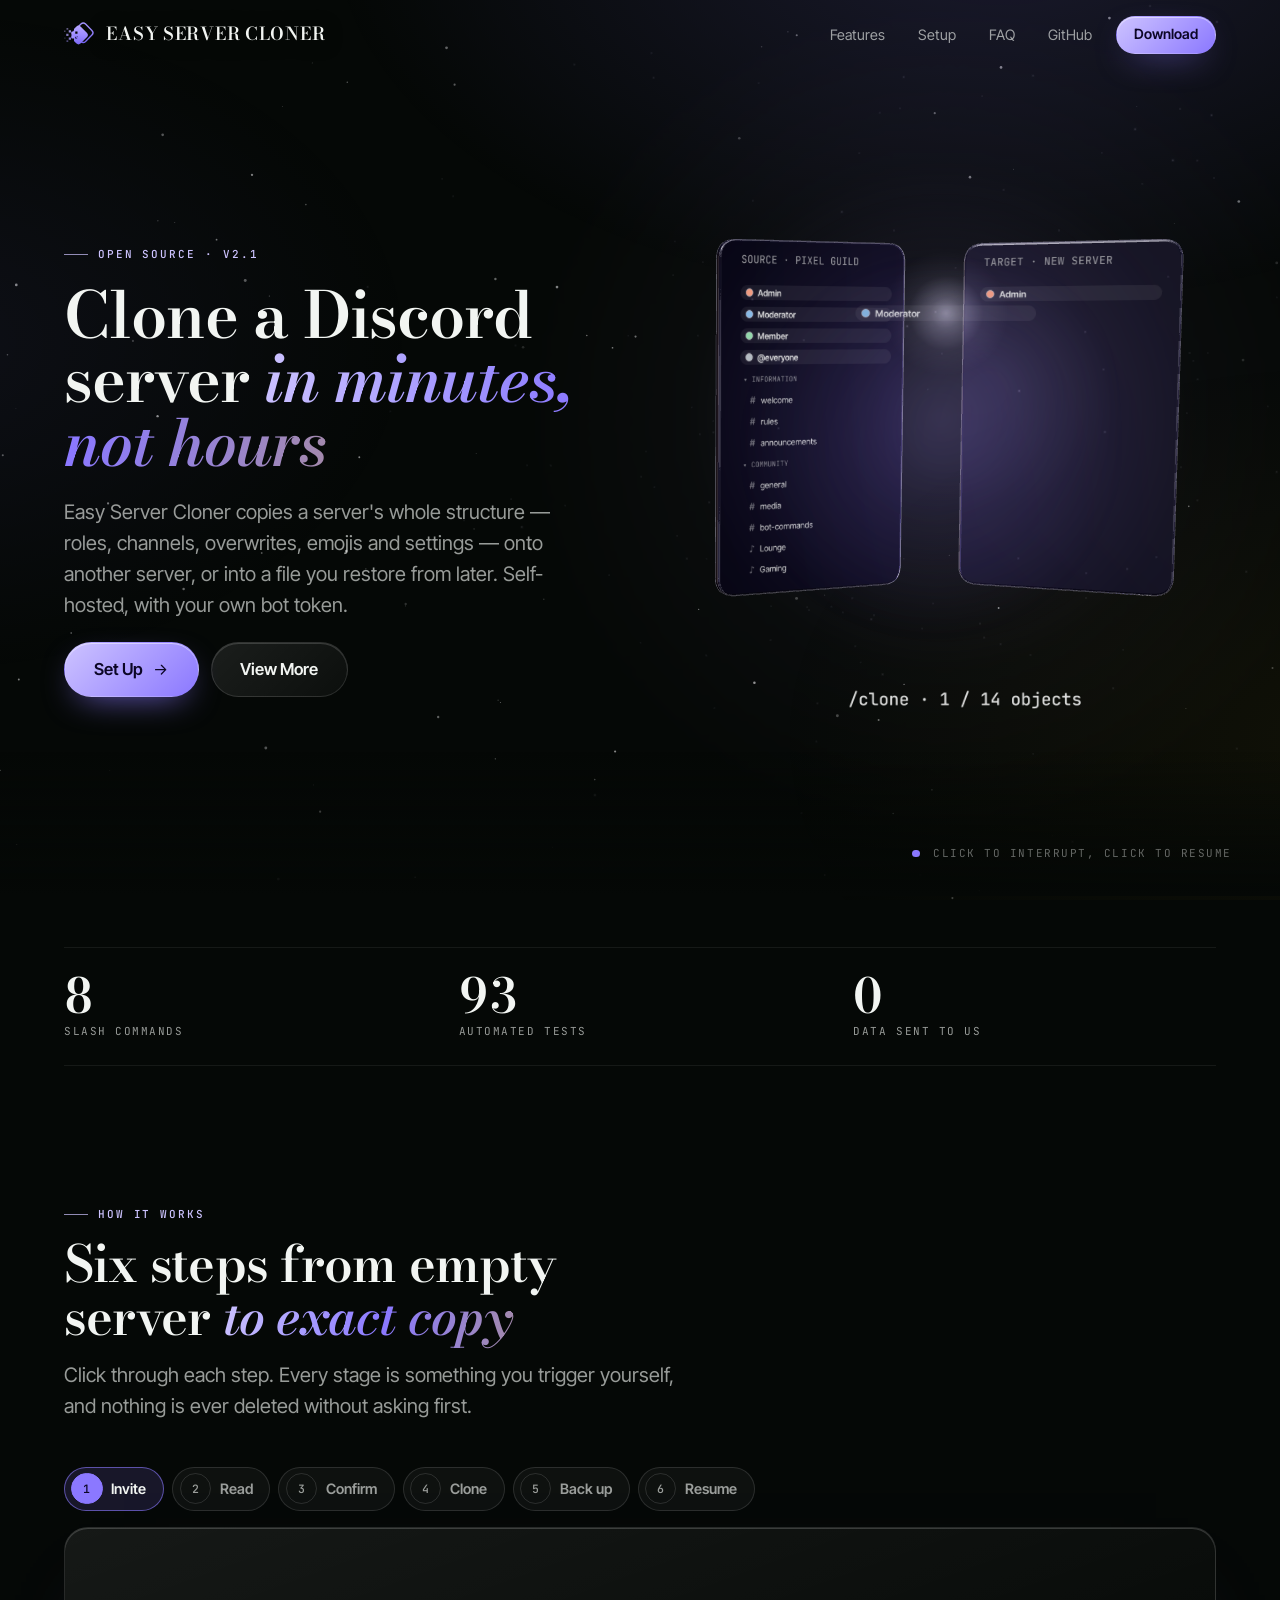
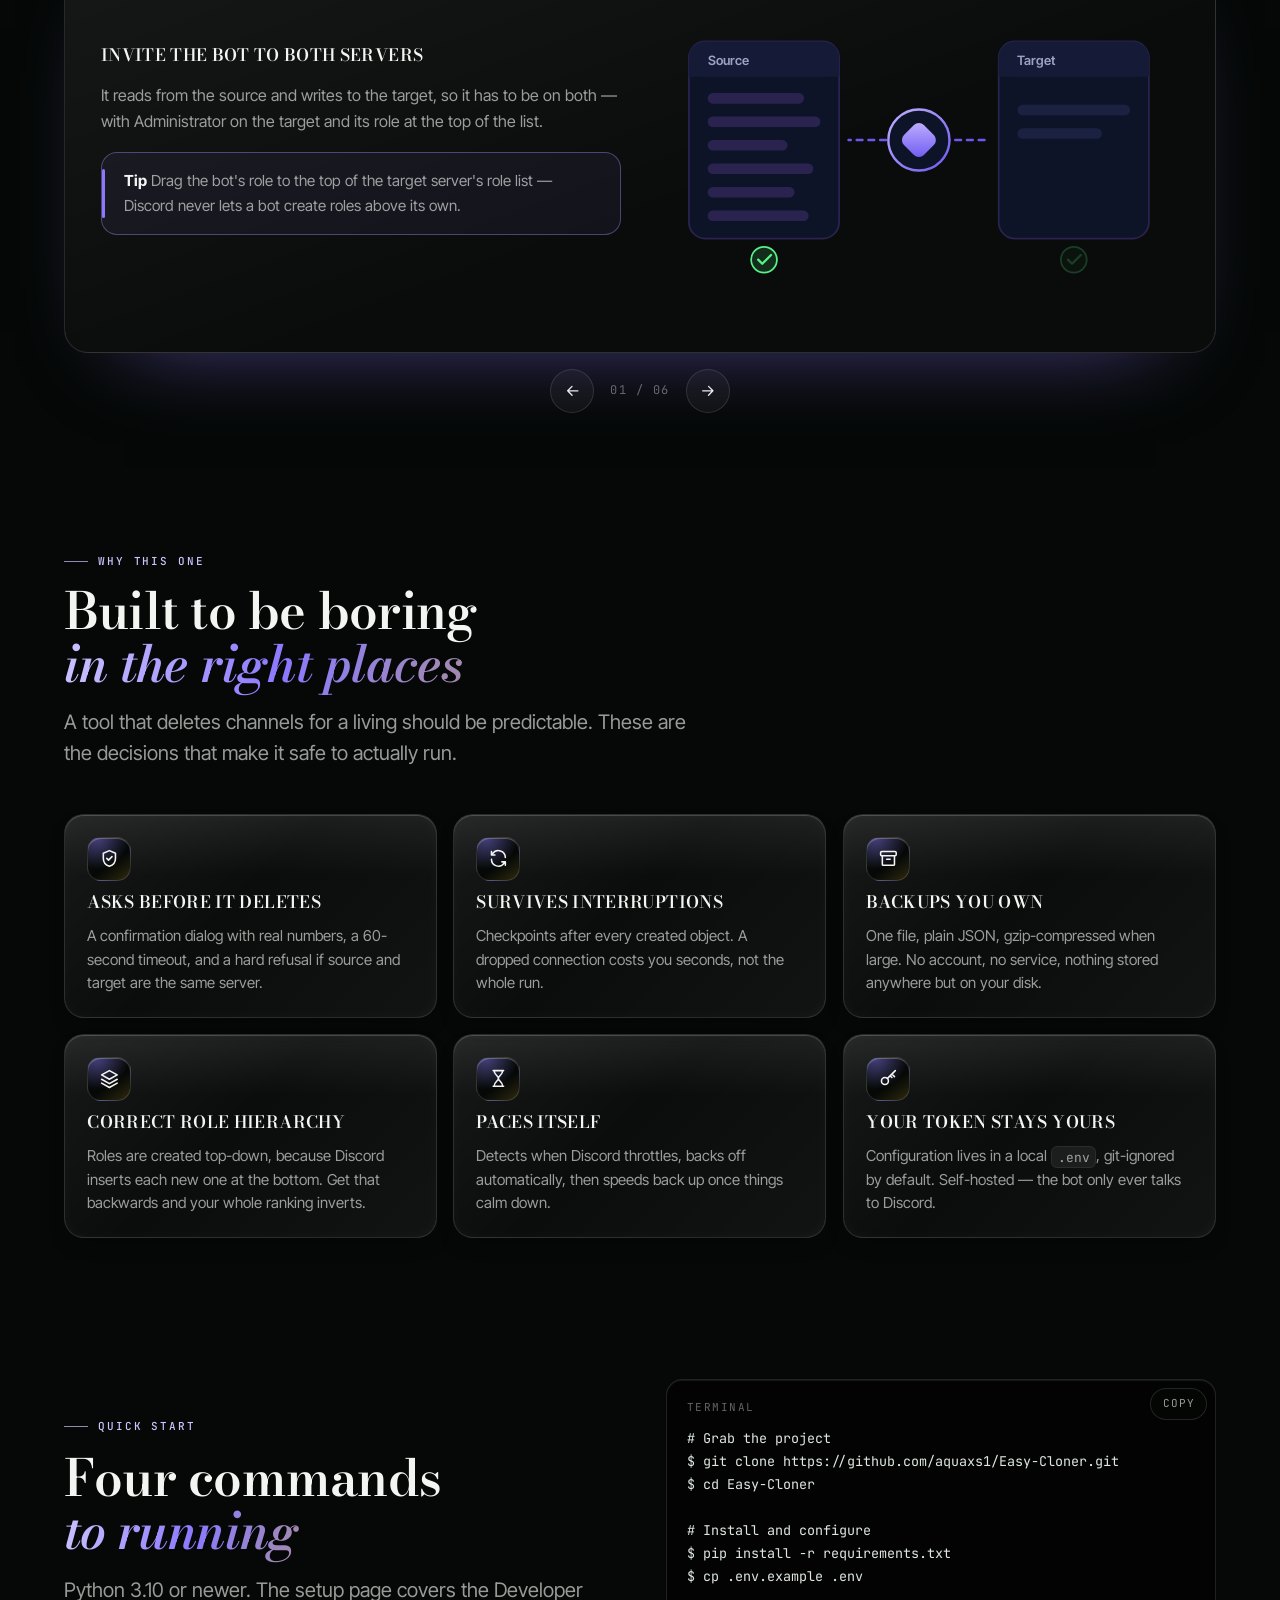
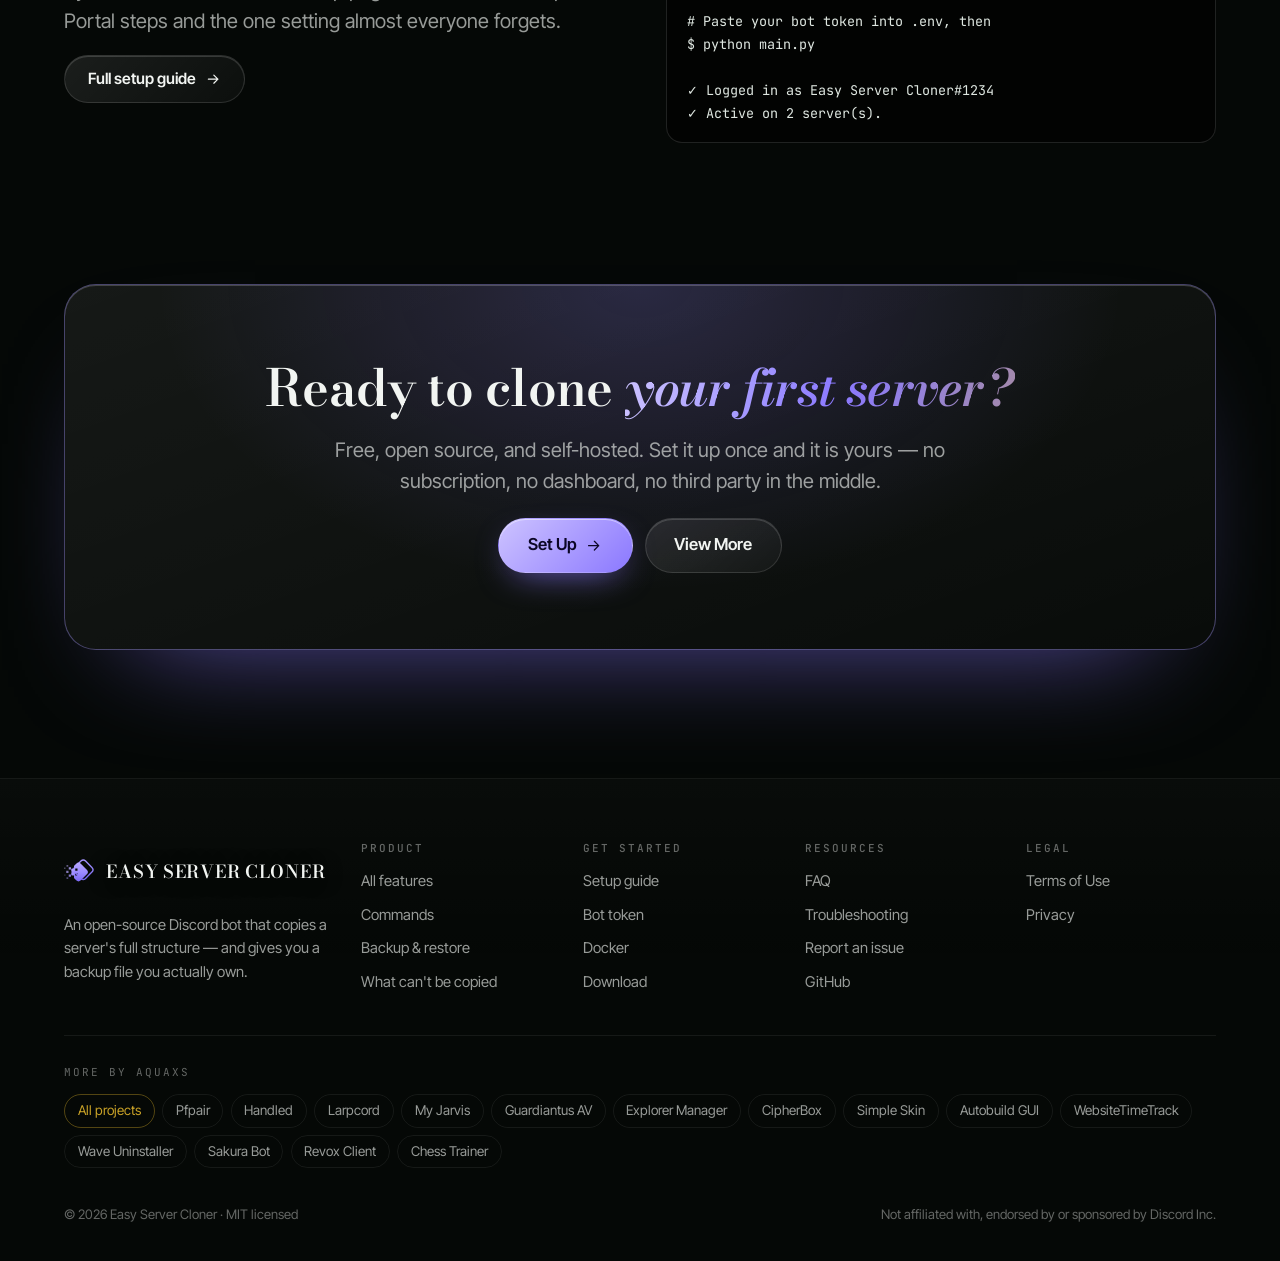
<file: site/index.html>
<!DOCTYPE html>
<html lang="en">
<head>
  <meta charset="utf-8">
  <meta name="viewport" content="width=device-width, initial-scale=1">
  <title>Easy Server Cloner — Clone any Discord server in minutes</title>
  <meta name="description" content="A Discord bot that copies a server&#x27;s full structure — roles, categories, channels, permissions, emojis and stickers — with backups, live progress and resume after interruption.">
  <link rel="canonical" href="https://easy-cloner.vercel.app/">
  <meta name="theme-color" content="#050806">
  <meta name="color-scheme" content="dark">
  <meta property="og:type" content="website">
  <meta property="og:site_name" content="Easy Server Cloner">
  <meta property="og:title" content="Easy Server Cloner — Clone any Discord server in minutes">
  <meta property="og:description" content="A Discord bot that copies a server&#x27;s full structure — roles, categories, channels, permissions, emojis and stickers — with backups, live progress and resume after interruption.">
  <meta property="og:url" content="https://easy-cloner.vercel.app/">
  <meta property="og:image" content="https://easy-cloner.vercel.app/assets/img/og-image.png">
  <meta property="og:image:width" content="1200">
  <meta property="og:image:height" content="630">
  <meta name="twitter:card" content="summary_large_image">
  <link rel="icon" href="assets/img/logo.svg" type="image/svg+xml">
  <link rel="apple-touch-icon" href="assets/img/logo.png">
  <link rel="preload" href="assets/aqx/fonts/bodoni-moda-latin-600-normal.woff2" as="font" type="font/woff2" crossorigin>
  <link rel="preload" href="assets/aqx/fonts/inter-tight-latin-wght-normal.woff2" as="font" type="font/woff2" crossorigin>
  <link rel="stylesheet" href="assets/aqx/aqx.css">
  <link rel="stylesheet" href="assets/site.css">
  <script src="assets/aqx/boot.js"></script>
  <script type="module" src="assets/aqx/aqx.js"></script>
  <script type="application/ld+json">{"@context": "https://schema.org", "@type": "SoftwareApplication", "name": "Easy Server Cloner", "description": "A Discord bot that copies a server's full structure — roles, categories, channels, permissions, emojis and stickers — with backups, live progress and resume after interruption.", "url": "https://easy-cloner.vercel.app/", "applicationCategory": "UtilitiesApplication", "operatingSystem": "Windows, macOS, Linux", "offers": {"@type": "Offer", "price": "0", "priceCurrency": "USD"}, "author": {"@type": "Person", "name": "AquAxs", "url": "https://aqua.is-a.dev/"}, "image": "https://easy-cloner.vercel.app/assets/img/og-image.png", "softwareVersion": "2.1.0", "license": "https://opensource.org/licenses/MIT", "sameAs": ["https://github.com/aquaxs1/Easy-Cloner"]}</script>
</head>
<body>
  <a class="skip" href="#main">Skip to content</a>
  <canvas class="aqx-sky" aria-hidden="true"></canvas>
  <div class="aqx-aura" aria-hidden="true"></div>
  <div class="aqx-progress" aria-hidden="true"></div>

  <header class="nav" data-stuck="false" data-open="false">
    <div class="nav-inner">
      <a class="brand" href="./" aria-label="Easy Server Cloner home"><img src="assets/img/logo.svg" alt="" width="32" height="32"><span>Easy Server Cloner</span></a>
      <button class="nav-toggle" type="button" aria-label="Menu" aria-expanded="false" aria-controls="nav-links"><span></span></button>
      <ul class="nav-links" id="nav-links">
        <li><a href="features">Features</a></li>
        <li><a href="setup">Setup</a></li>
        <li><a href="faq">FAQ</a></li>
        <li><a href="https://github.com/aquaxs1/Easy-Cloner" rel="noopener">GitHub</a></li>
        <li><a class="btn btn-primary btn-sm" href="download">Download</a></li>
      </ul>
    </div>
  </header>

  <main id="main">
    <section class="hero">
      <div class="stage" data-scene="assets/scene.js" data-mode="hero" aria-hidden="true"><canvas></canvas></div>
      <div class="hero-inner">
        <div class="hero-copy">
          <span class="eyebrow">Open source · v2.1</span>
          <h1>Clone a Discord server <em>in minutes, not hours</em></h1>
          <p class="lead">Easy Server Cloner copies a server's whole structure — roles, channels, overwrites, emojis and settings — onto another server, or into a file you restore from later. Self-hosted, with your own bot token.</p>
          <div class="btn-row">
            <a class="btn btn-primary btn-lg" href="setup">Set Up<svg viewBox="0 0 24 24" fill="none" stroke="currentColor" stroke-width="1.8" stroke-linecap="round" stroke-linejoin="round" aria-hidden="true"><path d="M5 12h14M13 6l6 6-6 6"/></svg></a>
            <a class="btn btn-lg" href="features">View More</a>
          </div>
        </div>
      </div>
      <span class="hero-hint">Click to interrupt, click to resume</span>
    </section>

    <section class="sec">
      <div class="wrap">
        <div class="stats reveal">
          <div class="stat"><b data-count="8">8</b><span>slash commands</span></div>
          <div class="stat"><b data-count="93">93</b><span>automated tests</span></div>
          <div class="stat"><b>0</b><span>data sent to us</span></div>
        </div>
      </div>
    </section>

    <section class="sec" id="how-it-works">
      <div class="wrap">
        <div class="sec-head reveal">
          <span class="eyebrow">How it works</span>
          <h2>Six steps from empty server <em>to exact copy</em></h2>
          <p class="lead">Click through each step. Every stage is something you trigger yourself, and nothing is ever deleted without asking first.</p>
        </div>
        <div class="tabs reveal">
          <div class="tabs-list" role="tablist" aria-label="How the bot works">
            <button type="button" role="tab" id="step-tab-1" aria-controls="step-1" aria-selected="true"><b>1</b>Invite</button>
            <button type="button" role="tab" id="step-tab-2" aria-controls="step-2" aria-selected="false"><b>2</b>Read</button>
            <button type="button" role="tab" id="step-tab-3" aria-controls="step-3" aria-selected="false"><b>3</b>Confirm</button>
            <button type="button" role="tab" id="step-tab-4" aria-controls="step-4" aria-selected="false"><b>4</b>Clone</button>
            <button type="button" role="tab" id="step-tab-5" aria-controls="step-5" aria-selected="false"><b>5</b>Back up</button>
            <button type="button" role="tab" id="step-tab-6" aria-controls="step-6" aria-selected="false"><b>6</b>Resume</button>
          </div>
          <div class="tabs-panel" role="tabpanel" id="step-1" aria-labelledby="step-tab-1">
            <div class="stack">
              <h3>Invite the bot to both servers</h3>
              <p>It reads from the source and writes to the target, so it has to be on both — with Administrator on the target and its role at the top of the list.</p>
              <div class="note">
                <p><strong>Tip</strong> Drag the bot's role to the top of the target server's role list — Discord never lets a bot create roles above its own.</p>
              </div>
            </div>
            <figure class="tabs-figure">
              <svg viewBox="0 0 420 300" fill="none" xmlns="http://www.w3.org/2000/svg" aria-hidden="true"><defs><linearGradient id="s1g" x1="0" y1="0" x2="1" y2="1"><stop offset="0" stop-color="#C2B2FF"/><stop offset="1" stop-color="#6C58F0"/></linearGradient></defs><g><rect x="14" y="66" width="128" height="168" rx="14" fill="#0E1428" stroke="#2A2350" stroke-width="1.5"/><rect x="14" y="66" width="128" height="30" rx="14" fill="#151B36"/><rect x="14" y="82" width="128" height="14" fill="#151B36"/><text x="30" y="86" fill="#9EA0C4" font-family="Inter Tight,Inter,sans-serif" font-size="11" font-weight="600">Source</text><g fill="#2A2350"><rect x="30" y="110" width="82" height="9" rx="4.5"/><rect x="30" y="130" width="96" height="9" rx="4.5"/><rect x="30" y="150" width="68" height="9" rx="4.5"/><rect x="30" y="170" width="90" height="9" rx="4.5"/><rect x="30" y="190" width="74" height="9" rx="4.5"/><rect x="30" y="210" width="86" height="9" rx="4.5"/></g></g><g><rect x="278" y="66" width="128" height="168" rx="14" fill="#0E1428" stroke="#2A2350" stroke-width="1.5"/><rect x="278" y="66" width="128" height="30" rx="14" fill="#151B36"/><rect x="278" y="82" width="128" height="14" fill="#151B36"/><text x="294" y="86" fill="#9EA0C4" font-family="Inter Tight,Inter,sans-serif" font-size="11" font-weight="600">Target</text><rect x="294" y="120" width="96" height="9" rx="4.5" fill="#1B2140"/><rect x="294" y="140" width="72" height="9" rx="4.5" fill="#1B2140"/></g><path d="M150 150 L 186 150" stroke="#6C58F0" stroke-width="2" stroke-dasharray="5 5" stroke-linecap="round"><animate attributeName="stroke-dashoffset" values="20;0" dur="1.2s" repeatCount="indefinite"/></path><path d="M234 150 L 270 150" stroke="#6C58F0" stroke-width="2" stroke-dasharray="5 5" stroke-linecap="round"><animate attributeName="stroke-dashoffset" values="20;0" dur="1.2s" repeatCount="indefinite"/></path><circle cx="210" cy="150" r="30" fill="none" stroke="#6C58F0" stroke-width="1.5" opacity="0.5"><animate attributeName="r" values="26;44" dur="2.6s" repeatCount="indefinite"/><animate attributeName="opacity" values="0.5;0" dur="2.6s" repeatCount="indefinite"/></circle><circle cx="210" cy="150" r="26" fill="#0E1428" stroke="url(#s1g)" stroke-width="2"/><rect x="198" y="138" width="24" height="24" rx="6" transform="rotate(45 210 150)" fill="url(#s1g)"/><g opacity="0"><circle cx="78" cy="252" r="11" fill="#57F287" fill-opacity="0.14" stroke="#57F287" stroke-width="1.5"/><path d="M73 252l3.5 3.5L84 248" stroke="#57F287" stroke-width="2" stroke-linecap="round" stroke-linejoin="round"/><animate attributeName="opacity" values="0;0;1;1" dur="3s" repeatCount="indefinite"/></g><g opacity="0"><circle cx="342" cy="252" r="11" fill="#57F287" fill-opacity="0.14" stroke="#57F287" stroke-width="1.5"/><path d="M337 252l3.5 3.5L348 248" stroke="#57F287" stroke-width="2" stroke-linecap="round" stroke-linejoin="round"/><animate attributeName="opacity" values="0;0;0;1" dur="3s" repeatCount="indefinite"/></g></svg>
            </figure>
          </div>
          <div class="tabs-panel" role="tabpanel" id="step-2" aria-labelledby="step-tab-2">
            <div class="stack">
              <h3>The bot reads a blueprint</h3>
              <p>Before writing anything the bot walks the source server and turns it into a <strong>blueprint</strong>: every role with its permission bits, every channel with its overrides, plus emojis and stickers.</p>
              <p>The engine does not care whether a blueprint came from a live server or a saved file.</p>
              <div class="note">
                <p><strong>/preview</strong> Runs this step alone and shows you the numbers. Nothing is written, nothing is deleted.</p>
              </div>
            </div>
            <figure class="tabs-figure">
              <svg viewBox="0 0 420 300" fill="none" xmlns="http://www.w3.org/2000/svg" aria-hidden="true"><defs><linearGradient id="s2g" x1="0" y1="0" x2="1" y2="1"><stop offset="0" stop-color="#C2B2FF"/><stop offset="1" stop-color="#6C58F0"/></linearGradient><clipPath id="s2clip"><rect x="24" y="52" width="150" height="196" rx="14"/></clipPath></defs><rect x="24" y="52" width="150" height="196" rx="14" fill="#0E1428" stroke="#2A2350" stroke-width="1.5"/><g font-family="Inter Tight,Inter,sans-serif" font-size="9.5" fill="#6E7099"><text x="42" y="80">▾ INFORMATION</text><text x="52" y="100"># rules</text><text x="52" y="118"># announcements</text><text x="42" y="140">▾ COMMUNITY</text><text x="52" y="160"># general</text><text x="52" y="178"># memes</text><text x="52" y="196">🔊 Lounge</text><text x="42" y="218">▾ ROLES</text><text x="52" y="236">@ Admin · Mod</text></g><g clip-path="url(#s2clip)"><rect x="24" y="52" width="150" height="26" fill="url(#s2g)" opacity="0.16"><animate attributeName="y" values="46;236;46" dur="4s" repeatCount="indefinite"/></rect><rect x="24" y="76" width="150" height="1.5" fill="#C2B2FF" opacity="0.8"><animate attributeName="y" values="70;260;70" dur="4s" repeatCount="indefinite"/></rect></g><path d="M186 150 L 226 150" stroke="#6C58F0" stroke-width="2" stroke-dasharray="4 5" stroke-linecap="round"><animate attributeName="stroke-dashoffset" values="18;0" dur="1s" repeatCount="indefinite"/></path><path d="M222 144l7 6-7 6" stroke="#9B8AFF" stroke-width="2" stroke-linecap="round" stroke-linejoin="round"/><rect x="240" y="62" width="152" height="176" rx="14" fill="#0B1022" stroke="url(#s2g)" stroke-width="1.6"/><rect x="240" y="62" width="152" height="30" rx="14" fill="#151B36"/><rect x="240" y="78" width="152" height="14" fill="#151B36"/><text x="256" y="82" fill="#C2B2FF" font-family="JetBrains Mono,monospace" font-size="9.5">blueprint</text><g font-family="JetBrains Mono,monospace" font-size="8.5" fill="#9B8AFF"><text x="256" y="112" opacity="0">roles: 14<animate attributeName="opacity" values="0;1;1;0" dur="4s" repeatCount="indefinite" keyTimes="0;0.2;0.9;1"/></text><text x="256" y="132" opacity="0">categories: 4<animate attributeName="opacity" values="0;0;1;1;0" dur="4s" repeatCount="indefinite" keyTimes="0;0.28;0.38;0.9;1"/></text><text x="256" y="152" opacity="0">channels: 27<animate attributeName="opacity" values="0;0;1;1;0" dur="4s" repeatCount="indefinite" keyTimes="0;0.45;0.55;0.9;1"/></text><text x="256" y="172" opacity="0">overwrites: 61<animate attributeName="opacity" values="0;0;1;1;0" dur="4s" repeatCount="indefinite" keyTimes="0;0.6;0.7;0.9;1"/></text><text x="256" y="192" opacity="0">emojis: 38<animate attributeName="opacity" values="0;0;1;1;0" dur="4s" repeatCount="indefinite" keyTimes="0;0.72;0.82;0.9;1"/></text><text x="256" y="212" fill="#57F287" opacity="0">✓ complete<animate attributeName="opacity" values="0;0;1;0" dur="4s" repeatCount="indefinite" keyTimes="0;0.88;0.95;1"/></text></g></svg>
            </figure>
          </div>
          <div class="tabs-panel" role="tabpanel" id="step-3" aria-labelledby="step-tab-3">
            <div class="stack">
              <h3>Nothing happens without your yes</h3>
              <p>Cloning into an existing server means clearing it first. So the bot stops and shows you exactly what it is about to do: how many objects come in, how many channels and roles go out, and which options are on.</p>
              <div class="note warn">
                <p><strong>Safety</strong> If source and target are the same server, the bot refuses outright — that mistake would delete the original.</p>
              </div>
            </div>
            <figure class="tabs-figure">
              <svg viewBox="0 0 420 300" fill="none" xmlns="http://www.w3.org/2000/svg" aria-hidden="true"><defs><linearGradient id="s3g" x1="0" y1="0" x2="1" y2="0"><stop offset="0" stop-color="#9B8AFF"/><stop offset="1" stop-color="#6C58F0"/></linearGradient></defs><rect x="52" y="42" width="316" height="216" rx="14" fill="#0E1428" stroke="#2A2350" stroke-width="1.5"/><rect x="52" y="42" width="4" height="216" rx="2" fill="#FFD76F"/><text x="78" y="76" fill="#EAE8FB" font-family="Inter Tight,Inter,sans-serif" font-size="14" font-weight="700">⚠️  Confirm clone</text><text x="78" y="98" fill="#9EA0C4" font-family="Inter Tight,Inter,sans-serif" font-size="10.5">You are about to overwrite “Staging” with</text><text x="78" y="114" fill="#9EA0C4" font-family="Inter Tight,Inter,sans-serif" font-size="10.5">the contents of “Main Community”.</text><rect x="78" y="130" width="130" height="56" rx="9" fill="#151B36"/><text x="90" y="150" fill="#6E7099" font-family="Inter Tight,Inter,sans-serif" font-size="8.5" letter-spacing="1">INCOMING</text><text x="90" y="170" fill="#57F287" font-family="JetBrains Mono,monospace" font-size="13" font-weight="500">84 objects</text><rect x="216" y="130" width="130" height="56" rx="9" fill="#151B36"/><text x="228" y="150" fill="#6E7099" font-family="Inter Tight,Inter,sans-serif" font-size="8.5" letter-spacing="1">WILL BE DELETED</text><text x="228" y="170" fill="#FF6B6E" font-family="JetBrains Mono,monospace" font-size="13" font-weight="500">12 channels</text><g><rect x="78" y="204" width="122" height="36" rx="9" fill="url(#s3g)"><animate attributeName="opacity" values="1;0.75;1" dur="2.4s" repeatCount="indefinite"/></rect><text x="139" y="227" fill="#fff" font-family="Inter Tight,Inter,sans-serif" font-size="11.5" font-weight="600" text-anchor="middle">🧬  Clone now</text></g><rect x="210" y="204" width="102" height="36" rx="9" fill="#1B2140" stroke="#2A2350" stroke-width="1"/><text x="261" y="227" fill="#9EA0C4" font-family="Inter Tight,Inter,sans-serif" font-size="11.5" font-weight="500" text-anchor="middle">✖️  Cancel</text><g><animateTransform attributeName="transform" type="translate"values="60 40; 0 0; 0 0; 4 4; 0 0; 60 40" dur="3.4s" repeatCount="indefinite" keyTimes="0;0.35;0.5;0.58;0.68;1"/><path d="M150 218l0 20 5-5 3.5 7 4-2-3.5-7 7 0z" fill="#fff" stroke="#0B1022" stroke-width="1.4" stroke-linejoin="round"/></g></svg>
            </figure>
          </div>
          <div class="tabs-panel" role="tabpanel" id="step-4" aria-labelledby="step-tab-4">
            <div class="stack">
              <h3>Watch it build, live</h3>
              <p>A progress message updates as it goes: current stage, how far along, how many objects exist so far. A cancel button sits underneath.</p>
              <div class="note">
                <p><strong>Self-pacing</strong> When Discord starts rate-limiting, the bot notices and slows down on its own, then speeds back up.</p>
              </div>
            </div>
            <figure class="tabs-figure">
              <svg viewBox="0 0 420 300" fill="none" xmlns="http://www.w3.org/2000/svg" aria-hidden="true"><defs><linearGradient id="s4bar" x1="0" y1="0" x2="1" y2="0"><stop offset="0" stop-color="#C2B2FF"/><stop offset="1" stop-color="#6C58F0"/></linearGradient><clipPath id="s4clip"><rect x="70" y="106" width="280" height="14" rx="7"/></clipPath></defs><rect x="52" y="46" width="316" height="208" rx="14" fill="#0E1428" stroke="#2A2350" stroke-width="1.5"/><rect x="52" y="46" width="4" height="208" rx="2" fill="#9B8AFF"/><text x="70" y="78" fill="#EAE8FB" font-family="Inter Tight,Inter,sans-serif" font-size="13" font-weight="700">🔄  Cloning…</text><text x="70" y="96" fill="#9EA0C4" font-family="Inter Tight,Inter,sans-serif" font-size="10">Main Community → Staging</text><rect x="70" y="106" width="280" height="14" rx="7" fill="#151B36"/><g clip-path="url(#s4clip)"><rect x="70" y="106" width="0" height="14" rx="7" fill="url(#s4bar)"><animate attributeName="width" values="0;280" dur="5s" repeatCount="indefinite"/></rect></g><g font-family="Inter Tight,Inter,sans-serif" font-size="10.5"><g opacity="0.35"><text x="70" y="150" fill="#9EA0C4">🎭  Roles</text><text x="330" y="150" fill="#57F287" text-anchor="end">14</text><animate attributeName="opacity" values="0.35;1;1" dur="5s" repeatCount="indefinite" keyTimes="0;0.18;1"/></g><g opacity="0.35"><text x="70" y="176" fill="#9EA0C4">📁  Categories</text><text x="330" y="176" fill="#57F287" text-anchor="end">4</text><animate attributeName="opacity" values="0.35;0.35;1;1" dur="5s" repeatCount="indefinite" keyTimes="0;0.34;0.42;1"/></g><g opacity="0.35"><text x="70" y="202" fill="#9EA0C4">💬  Text channels</text><text x="330" y="202" fill="#57F287" text-anchor="end">21</text><animate attributeName="opacity" values="0.35;0.35;1;1" dur="5s" repeatCount="indefinite" keyTimes="0;0.56;0.64;1"/></g><g opacity="0.35"><text x="70" y="228" fill="#9EA0C4">😀  Emojis</text><text x="330" y="228" fill="#57F287" text-anchor="end">38</text><animate attributeName="opacity" values="0.35;0.35;1;1" dur="5s" repeatCount="indefinite" keyTimes="0;0.82;0.9;1"/></g></g></svg>
            </figure>
          </div>
          <div class="tabs-panel" role="tabpanel" id="step-5" aria-labelledby="step-tab-5">
            <div class="stack">
              <h3>Save the whole server to a file</h3>
              <p><code>/backup</code> gives you one file holding the whole blueprint. It restores onto any server the bot can reach.</p>
              <div class="note warn">
                <p><strong>Treat it like a key</strong> The file holds your full permission structure. Share it as carefully as you would the server itself.</p>
              </div>
            </div>
            <figure class="tabs-figure">
              <svg viewBox="0 0 420 300" fill="none" xmlns="http://www.w3.org/2000/svg" aria-hidden="true"><defs><linearGradient id="s5g" x1="0" y1="0" x2="1" y2="1"><stop offset="0" stop-color="#C2B2FF"/><stop offset="1" stop-color="#6C58F0"/></linearGradient></defs><rect x="20" y="86" width="116" height="128" rx="13" fill="#0E1428" stroke="#2A2350" stroke-width="1.5"/><rect x="20" y="86" width="116" height="28" rx="13" fill="#151B36"/><rect x="20" y="100" width="116" height="14" fill="#151B36"/><text x="34" y="105" fill="#9EA0C4" font-family="Inter Tight,Inter,sans-serif" font-size="10" font-weight="600">Server</text><g fill="#2A2350"><rect x="34" y="128" width="72" height="8" rx="4"/><rect x="34" y="146" width="88" height="8" rx="4"/><rect x="34" y="164" width="60" height="8" rx="4"/><rect x="34" y="182" width="80" height="8" rx="4"/></g><g><path d="M148 128 L 254 128" stroke="#6C58F0" stroke-width="2" stroke-dasharray="4 5" stroke-linecap="round"><animate attributeName="stroke-dashoffset" values="18;0" dur="1s" repeatCount="indefinite"/></path><path d="M249 122l7 6-7 6" stroke="#9B8AFF" stroke-width="2" stroke-linecap="round" stroke-linejoin="round"/><text x="176" y="118" fill="#6E7099" font-family="JetBrains Mono,monospace" font-size="9">/backup</text></g><g><path d="M254 176 L 148 176" stroke="#57F287" stroke-width="2" stroke-dasharray="4 5" stroke-linecap="round" opacity="0.75"><animate attributeName="stroke-dashoffset" values="0;18" dur="1s" repeatCount="indefinite"/></path><path d="M153 170l-7 6 7 6" stroke="#57F287" stroke-width="2" stroke-linecap="round" stroke-linejoin="round"/><text x="174" y="200" fill="#6E7099" font-family="JetBrains Mono,monospace" font-size="9">/restore</text></g><g><animateTransform attributeName="transform" type="translate" values="0 0;0 -7;0 0" dur="3.4s" repeatCount="indefinite"/><path d="M268 74h72l32 32v122a12 12 0 0 1-12 12h-92a12 12 0 0 1-12-12V86a12 12 0 0 1 12-12z" fill="#0B1022" stroke="url(#s5g)" stroke-width="1.8"/><path d="M340 74v22a10 10 0 0 0 10 10h22" stroke="url(#s5g)" stroke-width="1.8" fill="none"/><g fill="#2A2350"><rect x="284" y="128" width="66" height="7" rx="3.5"/><rect x="284" y="144" width="82" height="7" rx="3.5"/><rect x="284" y="160" width="54" height="7" rx="3.5"/><rect x="284" y="176" width="74" height="7" rx="3.5"/></g><text x="284" y="208" fill="#C2B2FF" font-family="JetBrains Mono,monospace" font-size="9">.esc.json</text><rect x="356" y="196" width="6" height="6" fill="#9B8AFF"><animate attributeName="opacity" values="0;1;0" dur="2s" repeatCount="indefinite"/></rect><rect x="366" y="186" width="4" height="4" fill="#C2B2FF"><animate attributeName="opacity" values="0;1;0" dur="2s" begin="0.5s" repeatCount="indefinite"/></rect></g></svg>
            </figure>
          </div>
          <div class="tabs-panel" role="tabpanel" id="step-6" aria-labelledby="step-tab-6">
            <div class="stack">
              <h3>Interrupted? Pick up where it stopped</h3>
              <p>Big servers take minutes, and minutes are long enough to drop a connection. Every object created is written to a local checkpoint the moment it exists.</p>
              <p><code>/clone resume:True</code> skips what already exists and carries on. It never wipes what it just built.</p>
              <div class="note">
                <p><strong>/status</strong> Lists running jobs and any unfinished run waiting to be resumed.</p>
              </div>
            </div>
            <figure class="tabs-figure">
              <svg viewBox="0 0 420 300" fill="none" xmlns="http://www.w3.org/2000/svg" aria-hidden="true"><defs><linearGradient id="s6bar" x1="0" y1="0" x2="1" y2="0"><stop offset="0" stop-color="#C2B2FF"/><stop offset="1" stop-color="#6C58F0"/></linearGradient><clipPath id="s6c1"><rect x="60" y="46" width="300" height="16" rx="8"/></clipPath><clipPath id="s6c2"><rect x="60" y="188" width="300" height="16" rx="8"/></clipPath></defs><text x="60" y="34" fill="#9EA0C4" font-family="Inter Tight,Inter,sans-serif" font-size="11" font-weight="600">First attempt</text><rect x="60" y="46" width="300" height="16" rx="8" fill="#151B36"/><g clip-path="url(#s6c1)"><rect x="60" y="46" width="0" height="16" rx="8" fill="url(#s6bar)"><animate attributeName="width" values="0;168;168;168" dur="6s" repeatCount="indefinite" keyTimes="0;0.3;0.95;1"/></rect></g><text x="60" y="84" fill="#FFD76F" font-family="Inter Tight,Inter,sans-serif" font-size="10" opacity="0">🛑  Connection lost at 56%<animate attributeName="opacity" values="0;0;1;1;0" dur="6s" repeatCount="indefinite" keyTimes="0;0.3;0.36;0.95;1"/></text><rect x="60" y="100" width="300" height="40" rx="10" fill="#9B8AFF" fill-opacity="0.07" stroke="#2A2350" stroke-width="1"/><text x="78" y="118" fill="#C2B2FF" font-family="JetBrains Mono,monospace" font-size="9.5">state/staging.json</text><text x="78" y="132" fill="#6E7099" font-family="JetBrains Mono,monospace" font-size="9">47 objects checkpointed</text><g opacity="0"><circle cx="336" cy="120" r="10" fill="#57F287" fill-opacity="0.15" stroke="#57F287" stroke-width="1.4"/><path d="M331 120l3.5 3.5L342 116" stroke="#57F287" stroke-width="1.8" stroke-linecap="round" stroke-linejoin="round"/><animate attributeName="opacity" values="0;0;1;1;0" dur="6s" repeatCount="indefinite" keyTimes="0;0.36;0.44;0.95;1"/></g><text x="60" y="176" fill="#9EA0C4" font-family="Inter Tight,Inter,sans-serif" font-size="11" font-weight="600">Resumed run</text><rect x="60" y="188" width="300" height="16" rx="8" fill="#151B36"/><g clip-path="url(#s6c2)"><rect x="60" y="188" width="168" height="16" fill="#6C58F0" fill-opacity="0.4"/><rect x="60" y="188" width="0" height="16" rx="8" fill="url(#s6bar)"><animate attributeName="width" values="0;0;168;300;300" dur="6s" repeatCount="indefinite" keyTimes="0;0.5;0.56;0.9;1"/></rect></g><text x="60" y="226" fill="#6E7099" font-family="Inter Tight,Inter,sans-serif" font-size="9.5">↳ 47 skipped</text><text x="360" y="226" fill="#57F287" font-family="Inter Tight,Inter,sans-serif" font-size="10" text-anchor="end" opacity="0">✅  Finished<animate attributeName="opacity" values="0;0;1;1" dur="6s" repeatCount="indefinite" keyTimes="0;0.88;0.94;1"/></text></svg>
            </figure>
          </div>
          <div class="tabs-foot">
            <button type="button" data-tabs-step="-1" aria-label="Previous step"><svg viewBox="0 0 24 24" fill="none" stroke="currentColor" stroke-width="1.8" stroke-linecap="round" stroke-linejoin="round" aria-hidden="true"><path d="M19 12H5M11 6l-6 6 6 6"/></svg></button>
            <span class="tabs-count">01 / 06</span>
            <button type="button" data-tabs-step="1" aria-label="Next step"><svg viewBox="0 0 24 24" fill="none" stroke="currentColor" stroke-width="1.8" stroke-linecap="round" stroke-linejoin="round" aria-hidden="true"><path d="M5 12h14M13 6l6 6-6 6"/></svg></button>
          </div>
        </div>
      </div>
    </section>

    <section class="sec" id="highlights">
      <div class="wrap">
        <div class="sec-head reveal">
          <span class="eyebrow">Why this one</span>
          <h2>Built to be boring <em>in the right places</em></h2>
          <p class="lead">A tool that deletes channels for a living should be predictable. These are the decisions that make it safe to actually run.</p>
        </div>
        <div class="cards" data-cols="3">
          <article class="card reveal">
            <span class="icon"><svg viewBox="0 0 24 24" fill="none" stroke="currentColor" stroke-width="1.8" stroke-linecap="round" stroke-linejoin="round" aria-hidden="true"><path d="M12 3 5 6v6c0 4.4 3 7.7 7 9 4-1.3 7-4.6 7-9V6z"/><path d="m9 12 2 2 4-4"/></svg></span>
            <h3>Asks before it deletes</h3>
            <p>A confirmation dialog with real numbers, a 60-second timeout, and a hard refusal if source and target are the same server.</p>
          </article>
          <article class="card reveal">
            <span class="icon"><svg viewBox="0 0 24 24" fill="none" stroke="currentColor" stroke-width="1.8" stroke-linecap="round" stroke-linejoin="round" aria-hidden="true"><path d="M20 11a8 8 0 0 0-14.6-4.5L4 8M4 4v4h4M4 13a8 8 0 0 0 14.6 4.5L20 16M20 20v-4h-4"/></svg></span>
            <h3>Survives interruptions</h3>
            <p>Checkpoints after every created object. A dropped connection costs you seconds, not the whole run.</p>
          </article>
          <article class="card reveal">
            <span class="icon"><svg viewBox="0 0 24 24" fill="none" stroke="currentColor" stroke-width="1.8" stroke-linecap="round" stroke-linejoin="round" aria-hidden="true"><rect x="3" y="4" width="18" height="5" rx="1.5"/><path d="M5 9v10a1 1 0 0 0 1 1h12a1 1 0 0 0 1-1V9M10 13h4"/></svg></span>
            <h3>Backups you own</h3>
            <p>One file, plain JSON, gzip-compressed when large. No account, no service, nothing stored anywhere but on your disk.</p>
          </article>
          <article class="card reveal">
            <span class="icon"><svg viewBox="0 0 24 24" fill="none" stroke="currentColor" stroke-width="1.8" stroke-linecap="round" stroke-linejoin="round" aria-hidden="true"><path d="m12 3 9 5-9 5-9-5zM3 13l9 5 9-5M3 17.5l9 5 9-5"/></svg></span>
            <h3>Correct role hierarchy</h3>
            <p>Roles are created top-down, because Discord inserts each new one at the bottom. Get that backwards and your whole ranking inverts.</p>
          </article>
          <article class="card reveal">
            <span class="icon"><svg viewBox="0 0 24 24" fill="none" stroke="currentColor" stroke-width="1.8" stroke-linecap="round" stroke-linejoin="round" aria-hidden="true"><path d="M6 3h12M6 21h12M7 3c0 5 5 6 5 9s-5 4-5 9M17 3c0 5-5 6-5 9s5 4 5 9"/></svg></span>
            <h3>Paces itself</h3>
            <p>Detects when Discord throttles, backs off automatically, then speeds back up once things calm down.</p>
          </article>
          <article class="card reveal">
            <span class="icon"><svg viewBox="0 0 24 24" fill="none" stroke="currentColor" stroke-width="1.8" stroke-linecap="round" stroke-linejoin="round" aria-hidden="true"><circle cx="8" cy="15" r="4"/><path d="M11 12 20 3M16 7l3 3M14 9l2 2"/></svg></span>
            <h3>Your token stays yours</h3>
            <p>Configuration lives in a local <code>.env</code>, git-ignored by default. Self-hosted — the bot only ever talks to Discord.</p>
          </article>
        </div>
      </div>
    </section>

    <section class="sec" id="quickstart">
      <div class="wrap">
        <div class="split">
          <div class="stack reveal">
            <span class="eyebrow">Quick start</span>
            <h2>Four commands <em>to running</em></h2>
            <p class="lead">Python 3.10 or newer. The setup page covers the Developer Portal steps and the one setting almost everyone forgets.</p>
            <a class="btn" href="setup">Full setup guide<svg viewBox="0 0 24 24" fill="none" stroke="currentColor" stroke-width="1.8" stroke-linecap="round" stroke-linejoin="round" aria-hidden="true"><path d="M5 12h14M13 6l6 6-6 6"/></svg></a>
          </div>
          <div class="reveal">
            <pre data-label="terminal"><code># Grab the project
$ git clone https://github.com/aquaxs1/Easy-Cloner.git
$ cd Easy-Cloner

# Install and configure
$ pip install -r requirements.txt
$ cp .env.example .env

# Paste your bot token into .env, then
$ python main.py

✓ Logged in as Easy Server Cloner#1234
✓ Active on 2 server(s).</code></pre>
          </div>
        </div>
      </div>
    </section>

    <section class="sec" id="get-started">
      <div class="wrap">
        <div class="cta reveal">
          <h2>Ready to clone <em>your first server?</em></h2>
          <p class="lead">Free, open source, and self-hosted. Set it up once and it is yours — no subscription, no dashboard, no third party in the middle.</p>
          <div class="btn-row">
            <a class="btn btn-primary btn-lg" href="setup">Set Up<svg viewBox="0 0 24 24" fill="none" stroke="currentColor" stroke-width="1.8" stroke-linecap="round" stroke-linejoin="round" aria-hidden="true"><path d="M5 12h14M13 6l6 6-6 6"/></svg></a>
            <a class="btn btn-lg" href="features">View More</a>
          </div>
        </div>
      </div>
    </section>
  </main>

  <footer class="footer">
    <div class="footer-inner">
      <div class="footer-top">
        <div class="footer-about">
          <a class="brand" href="./"><img src="assets/img/logo.svg" alt="" width="32" height="32" loading="lazy"><span>Easy Server Cloner</span></a>
          <p>An open-source Discord bot that copies a server's full structure — and gives you a backup file you actually own.</p>
        </div>
        <nav class="footer-col" aria-label="Product">
          <h2>Product</h2>
          <ul>
            <li><a href="features">All features</a></li>
            <li><a href="features#commands">Commands</a></li>
            <li><a href="features#backup">Backup &amp; restore</a></li>
            <li><a href="features#limits">What can&#x27;t be copied</a></li>
          </ul>
        </nav>
        <nav class="footer-col" aria-label="Get started">
          <h2>Get started</h2>
          <ul>
            <li><a href="setup">Setup guide</a></li>
            <li><a href="setup#token">Bot token</a></li>
            <li><a href="setup#docker">Docker</a></li>
            <li><a href="download">Download</a></li>
          </ul>
        </nav>
        <nav class="footer-col" aria-label="Resources">
          <h2>Resources</h2>
          <ul>
            <li><a href="faq">FAQ</a></li>
            <li><a href="faq#troubleshooting">Troubleshooting</a></li>
            <li><a href="https://github.com/aquaxs1/Easy-Cloner/issues" rel="noopener">Report an issue</a></li>
            <li><a href="https://github.com/aquaxs1/Easy-Cloner" rel="noopener">GitHub</a></li>
          </ul>
        </nav>
        <nav class="footer-col" aria-label="Legal">
          <h2>Legal</h2>
          <ul>
            <li><a href="terms">Terms of Use</a></li>
            <li><a href="terms#privacy">Privacy</a></li>
          </ul>
        </nav>
      </div>
      <div class="family">
        <span class="family-label">More by AquAxs</span>
        <ul>
          <li><a href="https://aqua.is-a.dev/portfolio" data-home rel="noopener">All projects</a></li>
          <li><a href="https://pfpair.app/" rel="noopener">Pfpair</a></li>
          <li><a href="https://handled-market.vercel.app/" rel="noopener">Handled</a></li>
          <li><a href="https://larpcorddc.vercel.app/" rel="noopener">Larpcord</a></li>
          <li><a href="https://mybluejarvis.vercel.app/" rel="noopener">My Jarvis</a></li>
          <li><a href="https://guardiantus-av.vercel.app/" rel="noopener">Guardiantus AV</a></li>
          <li><a href="https://explorer-manager.vercel.app/" rel="noopener">Explorer Manager</a></li>
          <li><a href="https://cipher-box-file-encrypter.vercel.app/" rel="noopener">CipherBox</a></li>
          <li><a href="https://simple-skin.vercel.app/" rel="noopener">Simple Skin</a></li>
          <li><a href="https://autobuild-gui.vercel.app/" rel="noopener">Autobuild GUI</a></li>
          <li><a href="https://timetrackerextension.vercel.app/" rel="noopener">WebsiteTimeTrack</a></li>
          <li><a href="https://wave-uninstaller.vercel.app/" rel="noopener">Wave Uninstaller</a></li>
          <li><a href="https://discord-sakurabot.vercel.app/" rel="noopener">Sakura Bot</a></li>
          <li><a href="https://revox-client.vercel.app/" rel="noopener">Revox Client</a></li>
          <li><a href="https://chesstrainer.cc.cd/" rel="noopener">Chess Trainer</a></li>
        </ul>
      </div>
      <div class="footer-legal">
        <p>© 2026 Easy Server Cloner · MIT licensed</p>
        <p>Not affiliated with, endorsed by or sponsored by Discord Inc.</p>
      </div>
    </div>
  </footer>
</body>
</html>
</file>
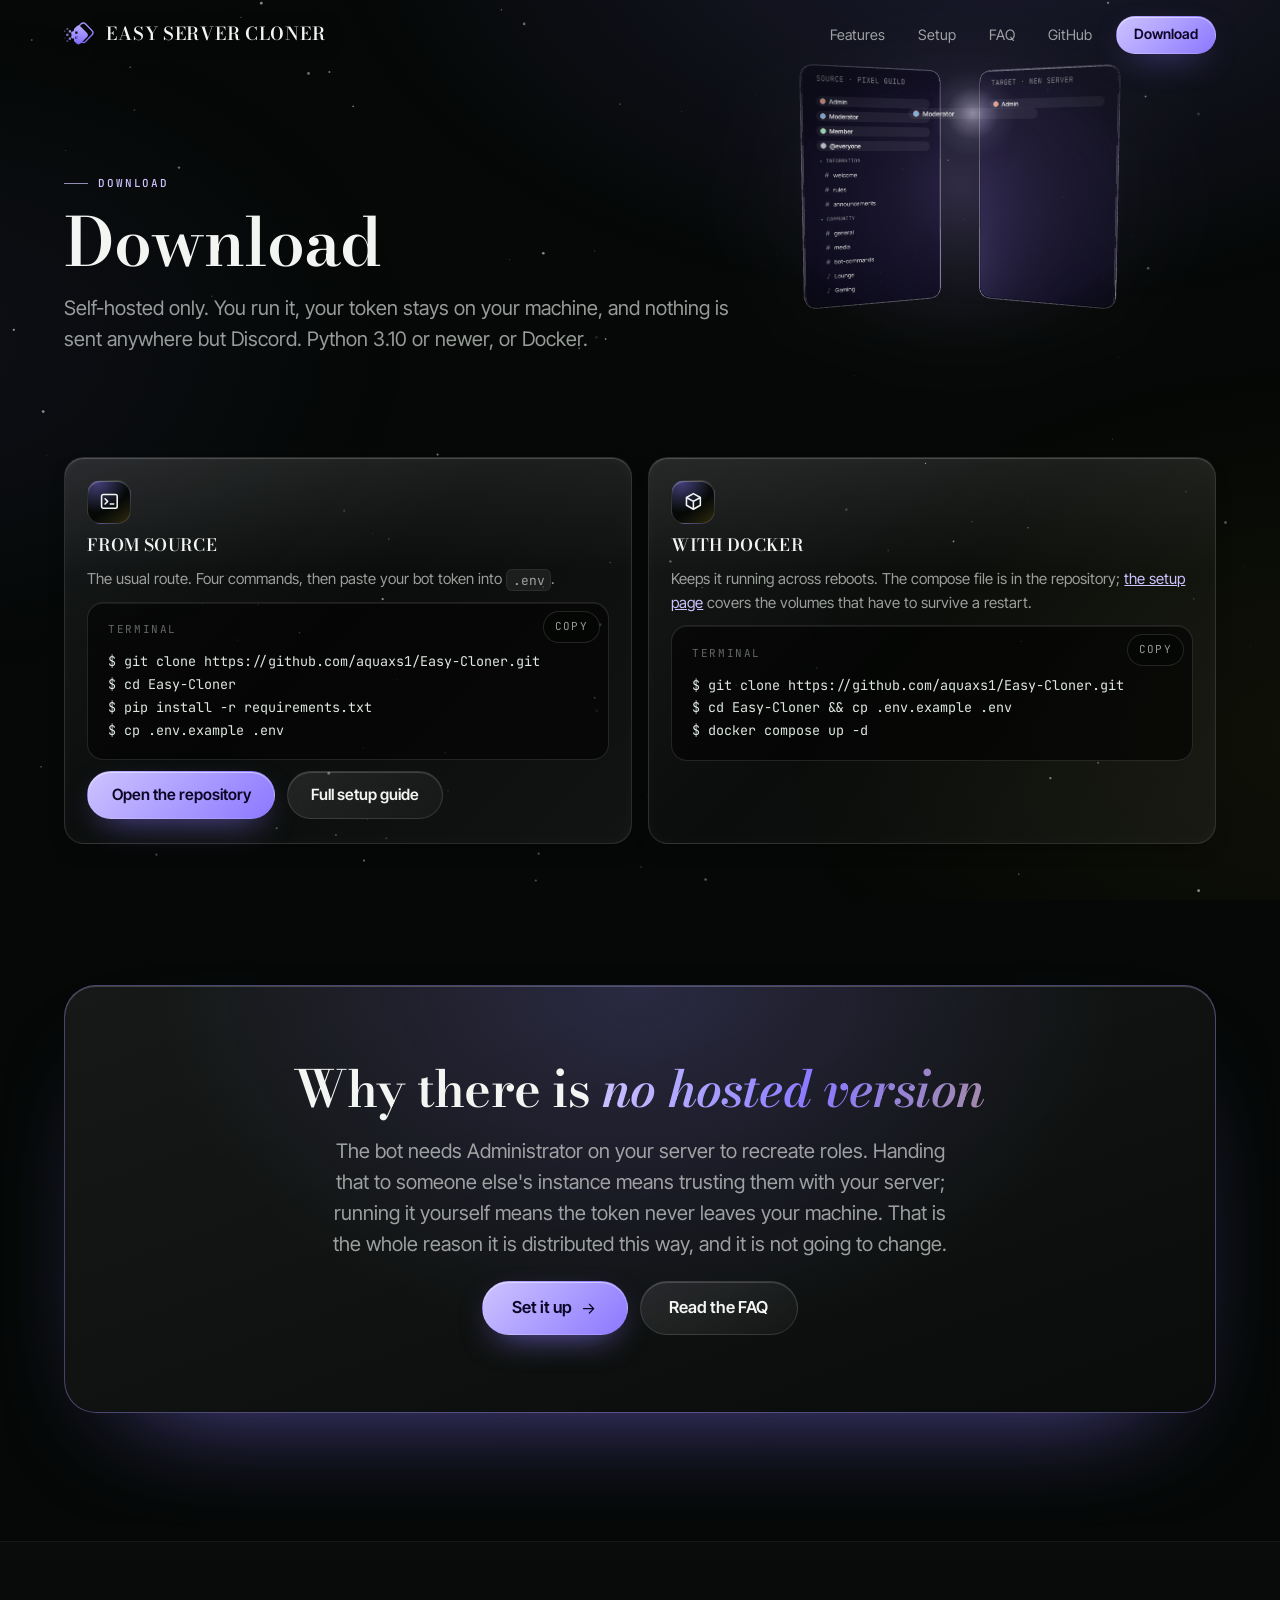
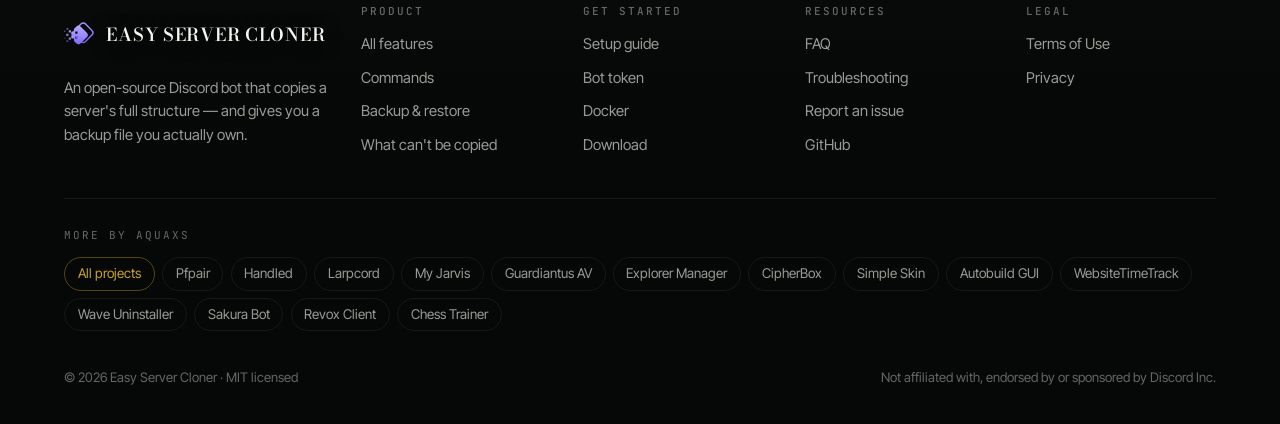
<file: site/download.html>
<!DOCTYPE html>
<html lang="en">
<head>
  <meta charset="utf-8">
  <meta name="viewport" content="width=device-width, initial-scale=1">
  <title>Download — Easy Server Cloner</title>
  <meta name="description" content="Get Easy Server Cloner: clone the repository or run the Docker image. Self-hosted, MIT licensed, no hosted version.">
  <link rel="canonical" href="https://easy-cloner.vercel.app/download">
  <meta name="theme-color" content="#050806">
  <meta name="color-scheme" content="dark">
  <meta property="og:type" content="website">
  <meta property="og:site_name" content="Easy Server Cloner">
  <meta property="og:title" content="Download — Easy Server Cloner">
  <meta property="og:description" content="Get Easy Server Cloner: clone the repository or run the Docker image. Self-hosted, MIT licensed, no hosted version.">
  <meta property="og:url" content="https://easy-cloner.vercel.app/download">
  <meta property="og:image" content="https://easy-cloner.vercel.app/assets/img/og-image.png">
  <meta property="og:image:width" content="1200">
  <meta property="og:image:height" content="630">
  <meta name="twitter:card" content="summary_large_image">
  <link rel="icon" href="assets/img/logo.svg" type="image/svg+xml">
  <link rel="apple-touch-icon" href="assets/img/logo.png">
  <link rel="preload" href="assets/aqx/fonts/bodoni-moda-latin-600-normal.woff2" as="font" type="font/woff2" crossorigin>
  <link rel="preload" href="assets/aqx/fonts/inter-tight-latin-wght-normal.woff2" as="font" type="font/woff2" crossorigin>
  <link rel="stylesheet" href="assets/aqx/aqx.css">
  <link rel="stylesheet" href="assets/site.css">
  <script src="assets/aqx/boot.js"></script>
  <script type="module" src="assets/aqx/aqx.js"></script>
</head>
<body>
  <a class="skip" href="#main">Skip to content</a>
  <canvas class="aqx-sky" aria-hidden="true"></canvas>
  <div class="aqx-aura" aria-hidden="true"></div>
  <div class="aqx-progress" aria-hidden="true"></div>

  <header class="nav" data-stuck="false" data-open="false">
    <div class="nav-inner">
      <a class="brand" href="./" aria-label="Easy Server Cloner home"><img src="assets/img/logo.svg" alt="" width="32" height="32"><span>Easy Server Cloner</span></a>
      <button class="nav-toggle" type="button" aria-label="Menu" aria-expanded="false" aria-controls="nav-links"><span></span></button>
      <ul class="nav-links" id="nav-links">
        <li><a href="features">Features</a></li>
        <li><a href="setup">Setup</a></li>
        <li><a href="faq">FAQ</a></li>
        <li><a href="https://github.com/aquaxs1/Easy-Cloner" rel="noopener">GitHub</a></li>
        <li><a class="btn btn-primary btn-sm" href="download">Download</a></li>
      </ul>
    </div>
  </header>

  <main id="main">
<header class="page-head">
      <div class="stage" data-scene="assets/scene.js" data-mode="mini" aria-hidden="true"><canvas></canvas></div>
      <div class="page-head-inner">
        <span class="eyebrow">Download</span>
        <h1>Download</h1>
        <p class="lead">Self-hosted only. You run it, your token stays on your machine, and nothing is sent anywhere but Discord. Python 3.10 or newer, or Docker.</p>
      </div>
    </header>

    <section class="sec" id="get">
      <div class="wrap">
        <div class="cards" data-cols="2">
          <article class="card reveal">
            <span class="icon"><svg viewBox="0 0 24 24" fill="none" stroke="currentColor" stroke-width="1.8" stroke-linecap="round" stroke-linejoin="round" aria-hidden="true"><rect x="3" y="4" width="18" height="16" rx="2"/><path d="m7 9 3 3-3 3M13 15h4"/></svg></span>
            <h3>From source</h3>
            <p>The usual route. Four commands, then paste your bot token into <code>.env</code>.</p>
            <pre data-label="terminal"><code>$ git clone https://github.com/aquaxs1/Easy-Cloner.git
$ cd Easy-Cloner
$ pip install -r requirements.txt
$ cp .env.example .env</code></pre>
            <div class="btn-row">
              <a class="btn btn-primary" href="https://github.com/aquaxs1/Easy-Cloner" rel="noopener">Open the repository</a>
              <a class="btn" href="setup">Full setup guide</a>
            </div>
          </article>
          <article class="card reveal">
            <span class="icon"><svg viewBox="0 0 24 24" fill="none" stroke="currentColor" stroke-width="1.8" stroke-linecap="round" stroke-linejoin="round" aria-hidden="true"><path d="m12 3 8 4.500v9L12 21l-8-4.500v-9zM4 7.500l8 4.500 8-4.500M12 12v9"/></svg></span>
            <h3>With Docker</h3>
            <p>Keeps it running across reboots. The compose file is in the repository; <a href="setup#docker">the setup page</a> covers the volumes that have to survive a restart.</p>
            <pre data-label="terminal"><code>$ git clone https://github.com/aquaxs1/Easy-Cloner.git
$ cd Easy-Cloner &amp;&amp; cp .env.example .env
$ docker compose up -d</code></pre>
          </article>
        </div>
      </div>
    </section>

    <section class="sec" id="why">
      <div class="wrap">
        <div class="cta reveal">
          <h2>Why there is <em>no hosted version</em></h2>
          <p class="lead">The bot needs Administrator on your server to recreate roles. Handing that to someone else's instance means trusting them with your server; running it yourself means the token never leaves your machine. That is the whole reason it is distributed this way, and it is not going to change.</p>
          <div class="btn-row">
            <a class="btn btn-primary btn-lg" href="setup">Set it up<svg viewBox="0 0 24 24" fill="none" stroke="currentColor" stroke-width="1.8" stroke-linecap="round" stroke-linejoin="round" aria-hidden="true"><path d="M5 12h14M13 6l6 6-6 6"/></svg></a>
            <a class="btn btn-lg" href="faq">Read the FAQ</a>
          </div>
        </div>
      </div>
    </section>
  </main>

  <footer class="footer">
    <div class="footer-inner">
      <div class="footer-top">
        <div class="footer-about">
          <a class="brand" href="./"><img src="assets/img/logo.svg" alt="" width="32" height="32" loading="lazy"><span>Easy Server Cloner</span></a>
          <p>An open-source Discord bot that copies a server's full structure — and gives you a backup file you actually own.</p>
        </div>
        <nav class="footer-col" aria-label="Product">
          <h2>Product</h2>
          <ul>
            <li><a href="features">All features</a></li>
            <li><a href="features#commands">Commands</a></li>
            <li><a href="features#backup">Backup &amp; restore</a></li>
            <li><a href="features#limits">What can&#x27;t be copied</a></li>
          </ul>
        </nav>
        <nav class="footer-col" aria-label="Get started">
          <h2>Get started</h2>
          <ul>
            <li><a href="setup">Setup guide</a></li>
            <li><a href="setup#token">Bot token</a></li>
            <li><a href="setup#docker">Docker</a></li>
            <li><a href="download">Download</a></li>
          </ul>
        </nav>
        <nav class="footer-col" aria-label="Resources">
          <h2>Resources</h2>
          <ul>
            <li><a href="faq">FAQ</a></li>
            <li><a href="faq#troubleshooting">Troubleshooting</a></li>
            <li><a href="https://github.com/aquaxs1/Easy-Cloner/issues" rel="noopener">Report an issue</a></li>
            <li><a href="https://github.com/aquaxs1/Easy-Cloner" rel="noopener">GitHub</a></li>
          </ul>
        </nav>
        <nav class="footer-col" aria-label="Legal">
          <h2>Legal</h2>
          <ul>
            <li><a href="terms">Terms of Use</a></li>
            <li><a href="terms#privacy">Privacy</a></li>
          </ul>
        </nav>
      </div>
      <div class="family">
        <span class="family-label">More by AquAxs</span>
        <ul>
          <li><a href="https://aqua.is-a.dev/portfolio" data-home rel="noopener">All projects</a></li>
          <li><a href="https://pfpair.app/" rel="noopener">Pfpair</a></li>
          <li><a href="https://handled-market.vercel.app/" rel="noopener">Handled</a></li>
          <li><a href="https://larpcorddc.vercel.app/" rel="noopener">Larpcord</a></li>
          <li><a href="https://mybluejarvis.vercel.app/" rel="noopener">My Jarvis</a></li>
          <li><a href="https://guardiantus-av.vercel.app/" rel="noopener">Guardiantus AV</a></li>
          <li><a href="https://explorer-manager.vercel.app/" rel="noopener">Explorer Manager</a></li>
          <li><a href="https://cipher-box-file-encrypter.vercel.app/" rel="noopener">CipherBox</a></li>
          <li><a href="https://simple-skin.vercel.app/" rel="noopener">Simple Skin</a></li>
          <li><a href="https://autobuild-gui.vercel.app/" rel="noopener">Autobuild GUI</a></li>
          <li><a href="https://timetrackerextension.vercel.app/" rel="noopener">WebsiteTimeTrack</a></li>
          <li><a href="https://wave-uninstaller.vercel.app/" rel="noopener">Wave Uninstaller</a></li>
          <li><a href="https://discord-sakurabot.vercel.app/" rel="noopener">Sakura Bot</a></li>
          <li><a href="https://revox-client.vercel.app/" rel="noopener">Revox Client</a></li>
          <li><a href="https://chesstrainer.cc.cd/" rel="noopener">Chess Trainer</a></li>
        </ul>
      </div>
      <div class="footer-legal">
        <p>© 2026 Easy Server Cloner · MIT licensed</p>
        <p>Not affiliated with, endorsed by or sponsored by Discord Inc.</p>
      </div>
    </div>
  </footer>
</body>
</html>
</file>
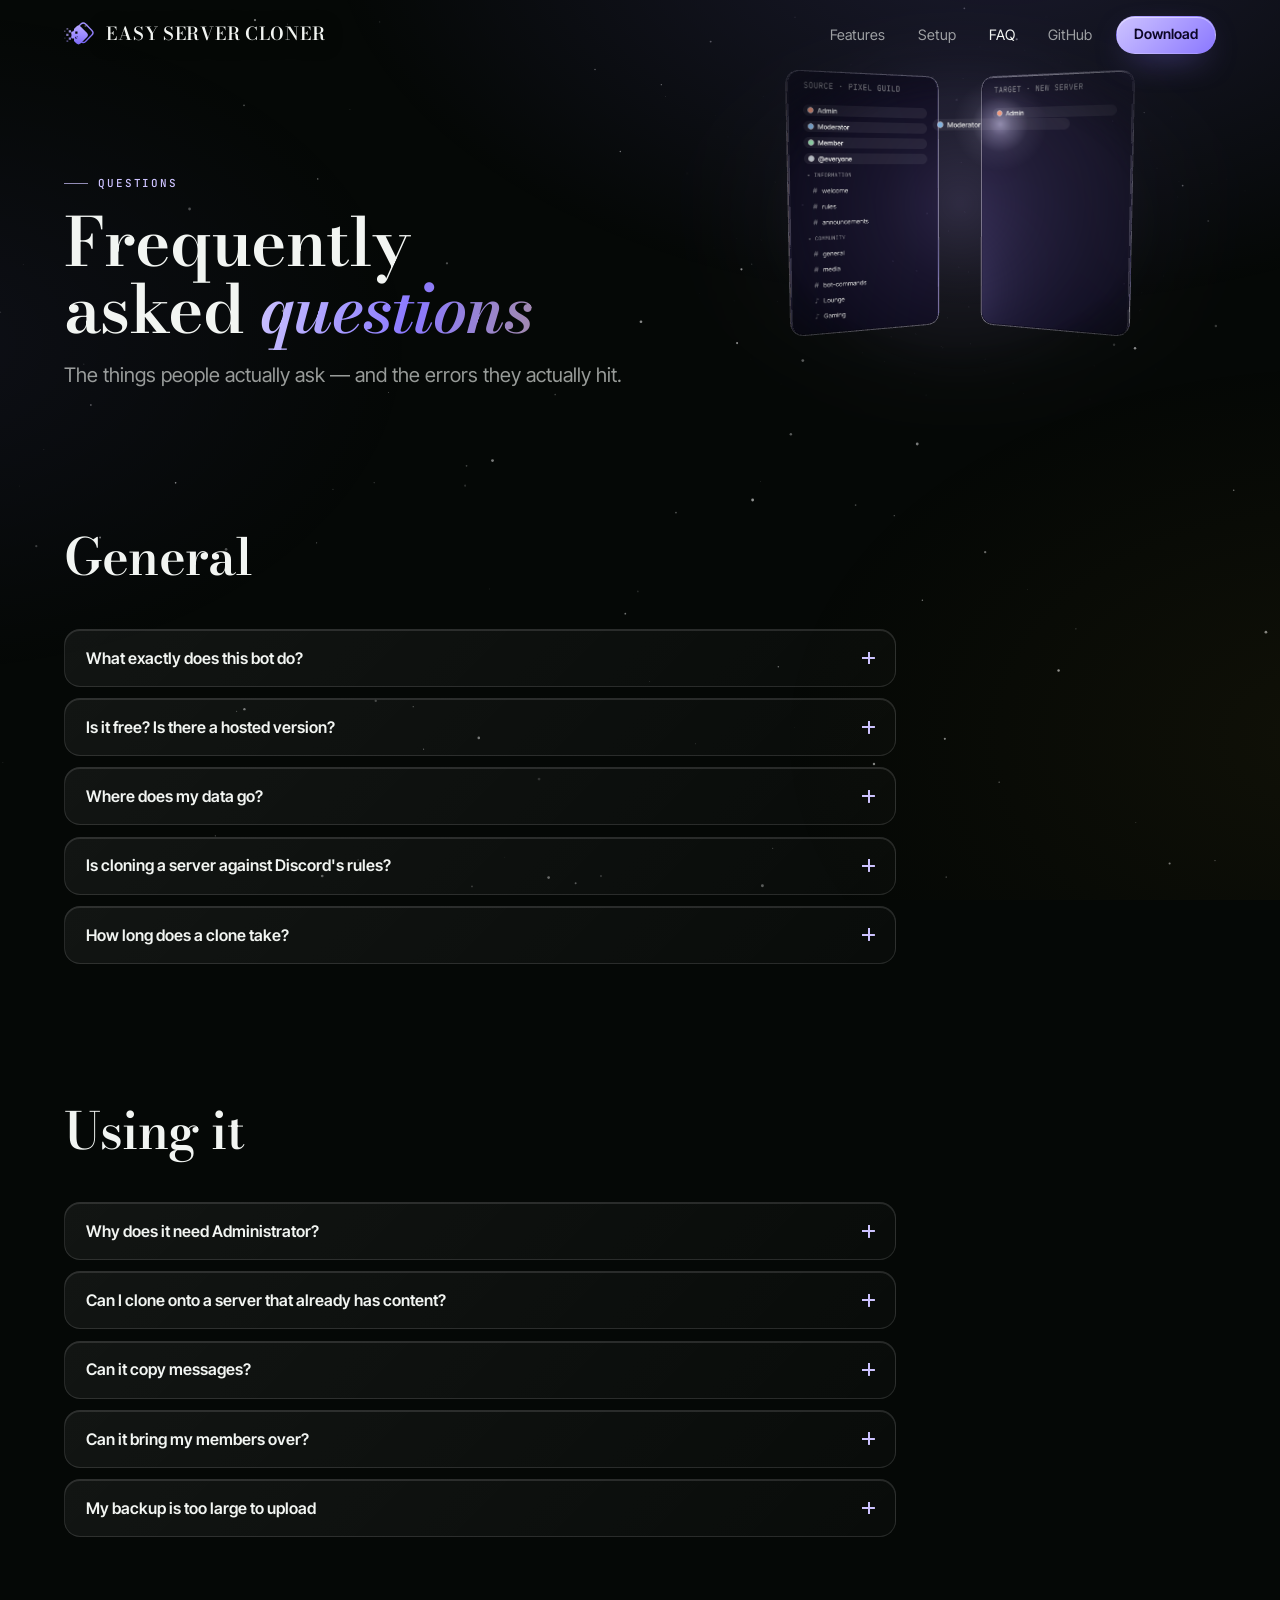
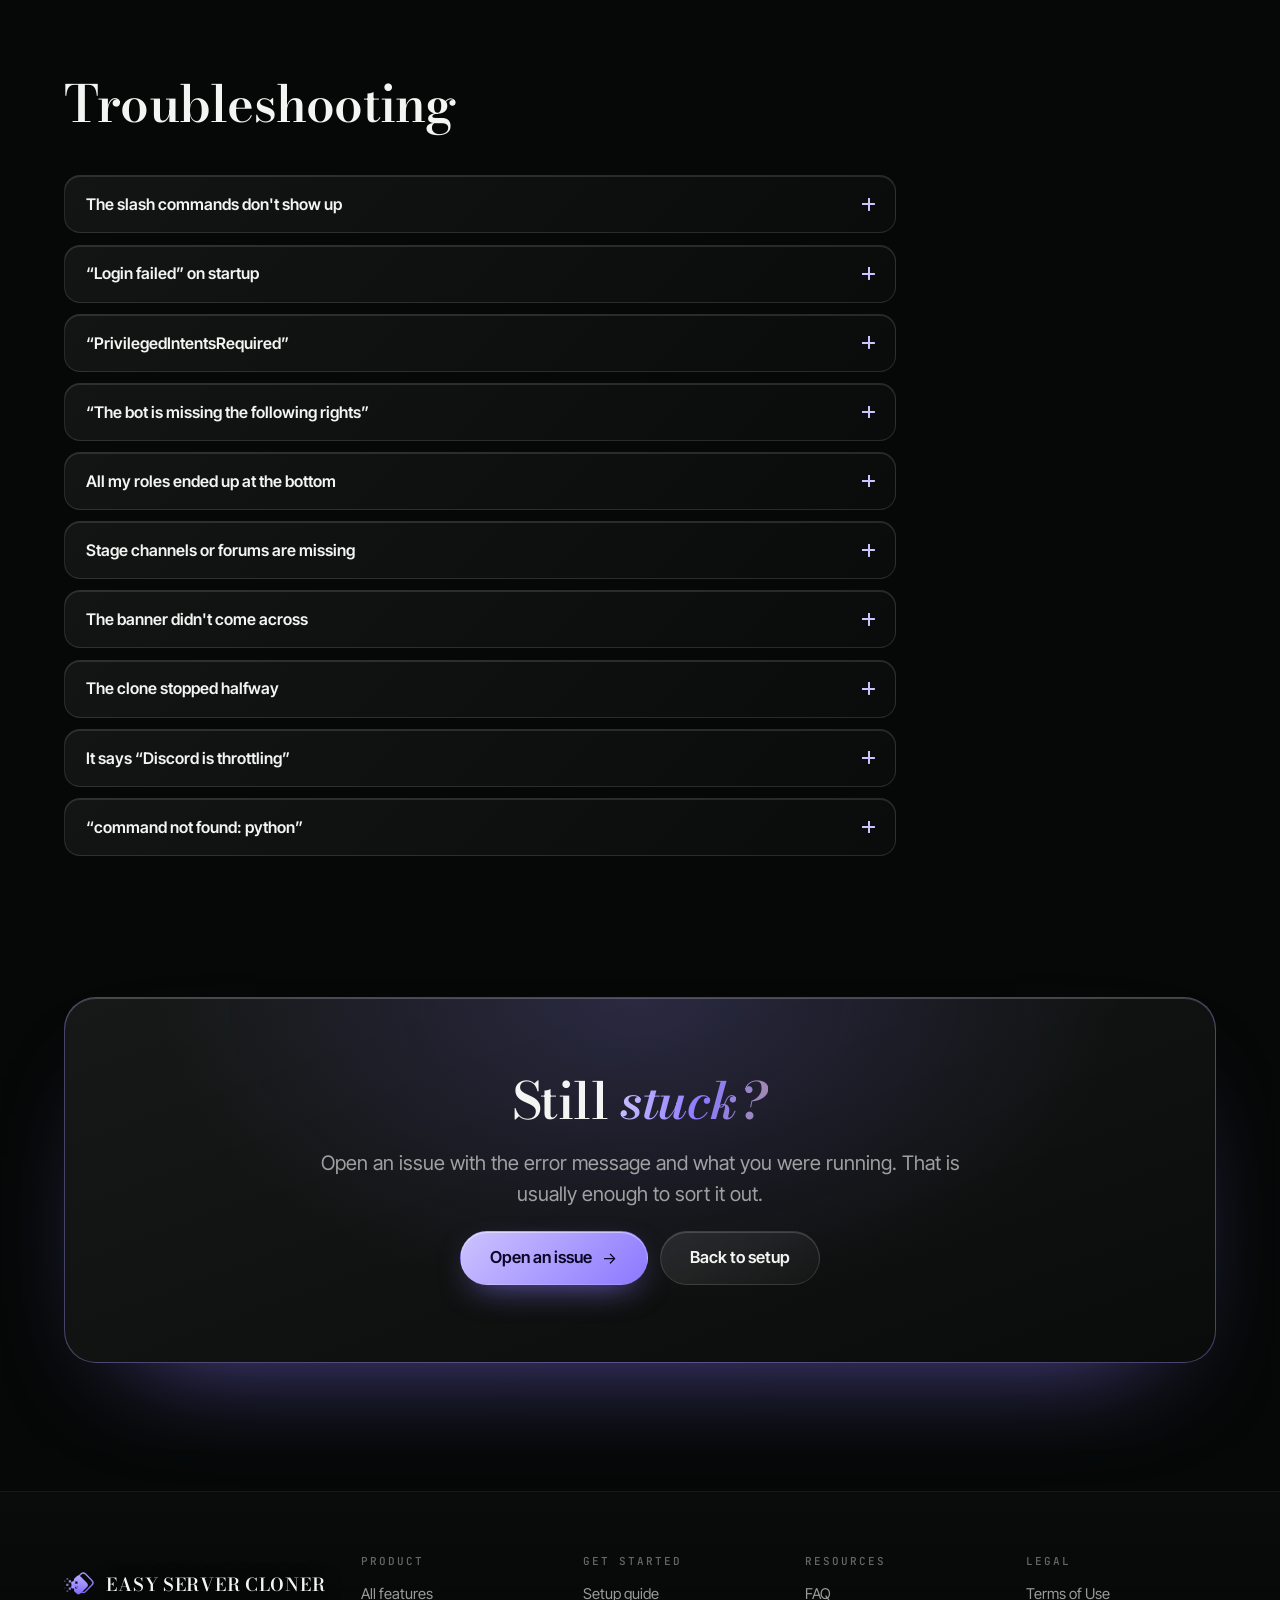
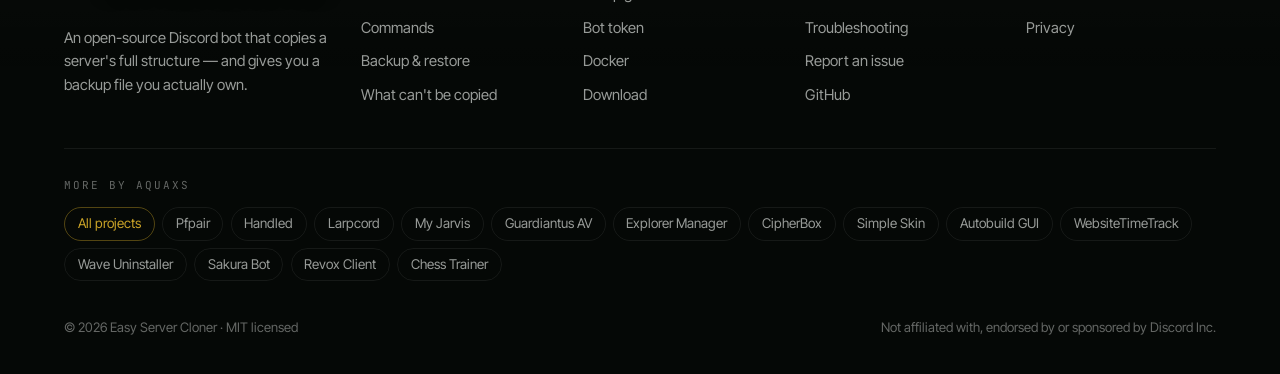
<file: site/faq.html>
<!DOCTYPE html>
<html lang="en">
<head>
  <meta charset="utf-8">
  <meta name="viewport" content="width=device-width, initial-scale=1">
  <title>FAQ — Easy Server Cloner</title>
  <meta name="description" content="Answers to the questions people actually ask about Easy Server Cloner — plus fixes for the errors you are most likely to hit.">
  <link rel="canonical" href="https://easy-cloner.vercel.app/faq">
  <meta name="theme-color" content="#050806">
  <meta name="color-scheme" content="dark">
  <meta property="og:type" content="website">
  <meta property="og:site_name" content="Easy Server Cloner">
  <meta property="og:title" content="FAQ — Easy Server Cloner">
  <meta property="og:description" content="Answers to the questions people actually ask about Easy Server Cloner — plus fixes for the errors you are most likely to hit.">
  <meta property="og:url" content="https://easy-cloner.vercel.app/faq">
  <meta property="og:image" content="https://easy-cloner.vercel.app/assets/img/og-image.png">
  <meta property="og:image:width" content="1200">
  <meta property="og:image:height" content="630">
  <meta name="twitter:card" content="summary_large_image">
  <link rel="icon" href="assets/img/logo.svg" type="image/svg+xml">
  <link rel="apple-touch-icon" href="assets/img/logo.png">
  <link rel="preload" href="assets/aqx/fonts/bodoni-moda-latin-600-normal.woff2" as="font" type="font/woff2" crossorigin>
  <link rel="preload" href="assets/aqx/fonts/inter-tight-latin-wght-normal.woff2" as="font" type="font/woff2" crossorigin>
  <link rel="stylesheet" href="assets/aqx/aqx.css">
  <link rel="stylesheet" href="assets/site.css">
  <script src="assets/aqx/boot.js"></script>
  <script type="module" src="assets/aqx/aqx.js"></script>
</head>
<body>
  <a class="skip" href="#main">Skip to content</a>
  <canvas class="aqx-sky" aria-hidden="true"></canvas>
  <div class="aqx-aura" aria-hidden="true"></div>
  <div class="aqx-progress" aria-hidden="true"></div>

  <header class="nav" data-stuck="false" data-open="false">
    <div class="nav-inner">
      <a class="brand" href="./" aria-label="Easy Server Cloner home"><img src="assets/img/logo.svg" alt="" width="32" height="32"><span>Easy Server Cloner</span></a>
      <button class="nav-toggle" type="button" aria-label="Menu" aria-expanded="false" aria-controls="nav-links"><span></span></button>
      <ul class="nav-links" id="nav-links">
        <li><a href="features">Features</a></li>
        <li><a href="setup">Setup</a></li>
        <li><a href="faq" aria-current="page">FAQ</a></li>
        <li><a href="https://github.com/aquaxs1/Easy-Cloner" rel="noopener">GitHub</a></li>
        <li><a class="btn btn-primary btn-sm" href="download">Download</a></li>
      </ul>
    </div>
  </header>

  <main id="main">
<header class="page-head">
      <div class="stage" data-scene="assets/scene.js" data-mode="mini" aria-hidden="true"><canvas></canvas></div>
      <div class="page-head-inner">
        <span class="eyebrow">Questions</span>
        <h1>Frequently asked <em>questions</em></h1>
        <p class="lead">The things people actually ask — and the errors they actually hit.</p>
      </div>
    </header>

    <section class="sec" id="general">
      <div class="wrap">
        <div class="sec-head reveal">
          <h2>General</h2>
        </div>
        <div class="faq">
          <details class="reveal" id="what-is-it">
            <summary>What exactly does this bot do?</summary>
            <p>It reads one server's complete structure — roles with their exact permissions, categories, channels, per-channel overrides, emojis, stickers, settings — and rebuilds it on another, or saves it to a file to rebuild later.</p>
            <p>It does <strong>not</strong> move members, messages or bots. The Discord API allows none of those.</p>
          </details>
          <details class="reveal" id="cost">
            <summary>Is it free? Is there a hosted version?</summary>
            <p>Free and MIT licensed. There is no hosted version by design: a tool with Administrator rights on your server should run on hardware you control.</p>
          </details>
          <details class="reveal" id="data">
            <summary>Where does my data go?</summary>
            <p>Only to Discord. The bot talks to Discord and nothing else — no telemetry, nothing reaches us. Backups and checkpoints go to <code>backups/</code> and <code>state/</code> on your machine, both git-ignored, and <code>/backup</code> also hands you the file in Discord. This site is static — no analytics, no cookies. The details are in the <a href="terms#privacy">privacy section</a>.</p>
          </details>
          <details class="reveal" id="allowed">
            <summary>Is cloning a server against Discord's rules?</summary>
            <p>Copying your own servers is ordinary bot behaviour. Copying someone else's without permission is not, and the <a href="terms">Terms of Use</a> forbid it.</p>
          </details>
          <details class="reveal" id="how-long">
            <summary>How long does a clone take?</summary>
            <p>Roughly a second per object, so a 40-channel server lands around two minutes. Discord's rate limits set the floor — turning <code>CLONE_DELAY</code> down usually makes things slower, not faster.</p>
          </details>
        </div>
      </div>
    </section>

    <section class="sec" id="usage">
      <div class="wrap">
        <div class="sec-head reveal">
          <h2>Using it</h2>
        </div>
        <div class="faq">
          <details class="reveal" id="administrator">
            <summary>Why does it need Administrator?</summary>
            <p>Discord only lets a bot grant permissions it already holds. Without Administrator, any role that can ban or manage channels comes out stripped. A role it cannot fully recreate is created without the missing bits and reported at the end.</p>
          </details>
          <details class="reveal" id="existing-server">
            <summary>Can I clone onto a server that already has content?</summary>
            <p>Yes, three ways: <code>/sync</code> adds only what is missing, <code>/clone</code> replaces, and <code>/preview</code> shows you the numbers first. Run <code>/preview</code> either way.</p>
          </details>
          <details class="reveal" id="messages">
            <summary>Can it copy messages?</summary>
            <p>It can rebuild them, which is not the same thing. <code>/clone messages:100</code> replays the last 100 per channel through webhooks — same text and author name, new timestamps. Needs the Message Content intent.</p>
          </details>
          <details class="reveal" id="members">
            <summary>Can it bring my members over?</summary>
            <p>No, and nor can anything else — Discord has no API for moving a user into a server. Once people have joined, <code>/clone member_roles:True</code> restores their roles.</p>
          </details>
          <details class="reveal" id="backup-size">
            <summary>My backup is too large to upload</summary>
            <p>Emojis and stickers are the bulk. Use <code>/backup include_images:False</code> for a structure-only file. The full version still lands in <code>backups/</code> either way.</p>
          </details>
        </div>
      </div>
    </section>

    <section class="sec" id="troubleshooting">
      <div class="wrap">
        <div class="sec-head reveal">
          <h2>Troubleshooting</h2>
        </div>
        <div class="faq">
          <details class="reveal" id="no-commands">
            <summary>The slash commands don't show up</summary>
            <p>Global commands take up to an hour to propagate; set <code>DEV_GUILD_ID</code> in <code>.env</code> for instant registration. Also check the bot was invited with the <code>applications.commands</code> scope.</p>
          </details>
          <details class="reveal" id="login-failed">
            <summary>“Login failed” on startup</summary>
            <p>Discord rejected the token — mistyped, or reset since you copied it. Generate a fresh one in the Developer Portal and watch for stray spaces.</p>
          </details>
          <details class="reveal" id="intents">
            <summary>“PrivilegedIntentsRequired”</summary>
            <p>You set <code>ENABLE_MESSAGE_CLONE</code> or <code>ENABLE_MEMBER_ROLES</code> to true without enabling the matching intent. Turn it on under <em>Bot → Privileged Gateway Intents</em>, or set the variable back to false.</p>
          </details>
          <details class="reveal" id="missing-rights">
            <summary>“The bot is missing the following rights”</summary>
            <p>The bot's role on the target lacks Administrator. The check runs before anything is deleted, so nothing has happened yet.</p>
          </details>
          <details class="reveal" id="roles-bottom">
            <summary>All my roles ended up at the bottom</summary>
            <p>The bot's own role sat too low — Discord never lets a bot create a role above its own. Drag it to the top under <em>Server Settings → Roles</em> and clone again.</p>
          </details>
          <details class="reveal" id="missing-channels">
            <summary>Stage channels or forums are missing</summary>
            <p>Stage channels and forums only exist on Community servers. Enable Community first; announcement channels are created as normal text channels without it.</p>
          </details>
          <details class="reveal" id="banner">
            <summary>The banner didn't come across</summary>
            <p>Server banners need Boost level 2. The bot warns and carries on with everything else.</p>
          </details>
          <details class="reveal" id="interrupted">
            <summary>The clone stopped halfway</summary>
            <p>Nothing is lost. <code>/clone resume:True</code> continues from the checkpoint. <code>/status</code> shows what is waiting; checkpoints expire after 24 hours.</p>
          </details>
          <details class="reveal" id="slow">
            <summary>It says “Discord is throttling”</summary>
            <p>Normal on large servers. The bot widens the pause between calls automatically and speeds back up afterwards.</p>
          </details>
          <details class="reveal" id="python-not-found">
            <summary>“command not found: python”</summary>
            <p>On macOS and Linux the command is <code>python3</code>. On Windows it usually means Python was installed without "Add to PATH".</p>
          </details>
        </div>
      </div>
    </section>

    <section class="sec">
      <div class="wrap">
        <div class="cta reveal">
          <h2>Still <em>stuck?</em></h2>
          <p class="lead">Open an issue with the error message and what you were running. That is usually enough to sort it out.</p>
          <div class="btn-row"><a class="btn btn-primary btn-lg" href="https://github.com/aquaxs1/Easy-Cloner/issues">Open an issue<svg viewBox="0 0 24 24" fill="none" stroke="currentColor" stroke-width="1.8" stroke-linecap="round" stroke-linejoin="round" aria-hidden="true"><path d="M5 12h14M13 6l6 6-6 6"/></svg></a><a class="btn btn-lg" href="setup">Back to setup</a></div>
        </div>
      </div>
    </section>
  </main>

  <footer class="footer">
    <div class="footer-inner">
      <div class="footer-top">
        <div class="footer-about">
          <a class="brand" href="./"><img src="assets/img/logo.svg" alt="" width="32" height="32" loading="lazy"><span>Easy Server Cloner</span></a>
          <p>An open-source Discord bot that copies a server's full structure — and gives you a backup file you actually own.</p>
        </div>
        <nav class="footer-col" aria-label="Product">
          <h2>Product</h2>
          <ul>
            <li><a href="features">All features</a></li>
            <li><a href="features#commands">Commands</a></li>
            <li><a href="features#backup">Backup &amp; restore</a></li>
            <li><a href="features#limits">What can&#x27;t be copied</a></li>
          </ul>
        </nav>
        <nav class="footer-col" aria-label="Get started">
          <h2>Get started</h2>
          <ul>
            <li><a href="setup">Setup guide</a></li>
            <li><a href="setup#token">Bot token</a></li>
            <li><a href="setup#docker">Docker</a></li>
            <li><a href="download">Download</a></li>
          </ul>
        </nav>
        <nav class="footer-col" aria-label="Resources">
          <h2>Resources</h2>
          <ul>
            <li><a href="faq">FAQ</a></li>
            <li><a href="faq#troubleshooting">Troubleshooting</a></li>
            <li><a href="https://github.com/aquaxs1/Easy-Cloner/issues" rel="noopener">Report an issue</a></li>
            <li><a href="https://github.com/aquaxs1/Easy-Cloner" rel="noopener">GitHub</a></li>
          </ul>
        </nav>
        <nav class="footer-col" aria-label="Legal">
          <h2>Legal</h2>
          <ul>
            <li><a href="terms">Terms of Use</a></li>
            <li><a href="terms#privacy">Privacy</a></li>
          </ul>
        </nav>
      </div>
      <div class="family">
        <span class="family-label">More by AquAxs</span>
        <ul>
          <li><a href="https://aqua.is-a.dev/portfolio" data-home rel="noopener">All projects</a></li>
          <li><a href="https://pfpair.app/" rel="noopener">Pfpair</a></li>
          <li><a href="https://handled-market.vercel.app/" rel="noopener">Handled</a></li>
          <li><a href="https://larpcorddc.vercel.app/" rel="noopener">Larpcord</a></li>
          <li><a href="https://mybluejarvis.vercel.app/" rel="noopener">My Jarvis</a></li>
          <li><a href="https://guardiantus-av.vercel.app/" rel="noopener">Guardiantus AV</a></li>
          <li><a href="https://explorer-manager.vercel.app/" rel="noopener">Explorer Manager</a></li>
          <li><a href="https://cipher-box-file-encrypter.vercel.app/" rel="noopener">CipherBox</a></li>
          <li><a href="https://simple-skin.vercel.app/" rel="noopener">Simple Skin</a></li>
          <li><a href="https://autobuild-gui.vercel.app/" rel="noopener">Autobuild GUI</a></li>
          <li><a href="https://timetrackerextension.vercel.app/" rel="noopener">WebsiteTimeTrack</a></li>
          <li><a href="https://wave-uninstaller.vercel.app/" rel="noopener">Wave Uninstaller</a></li>
          <li><a href="https://discord-sakurabot.vercel.app/" rel="noopener">Sakura Bot</a></li>
          <li><a href="https://revox-client.vercel.app/" rel="noopener">Revox Client</a></li>
          <li><a href="https://chesstrainer.cc.cd/" rel="noopener">Chess Trainer</a></li>
        </ul>
      </div>
      <div class="footer-legal">
        <p>© 2026 Easy Server Cloner · MIT licensed</p>
        <p>Not affiliated with, endorsed by or sponsored by Discord Inc.</p>
      </div>
    </div>
  </footer>
</body>
</html>
</file>
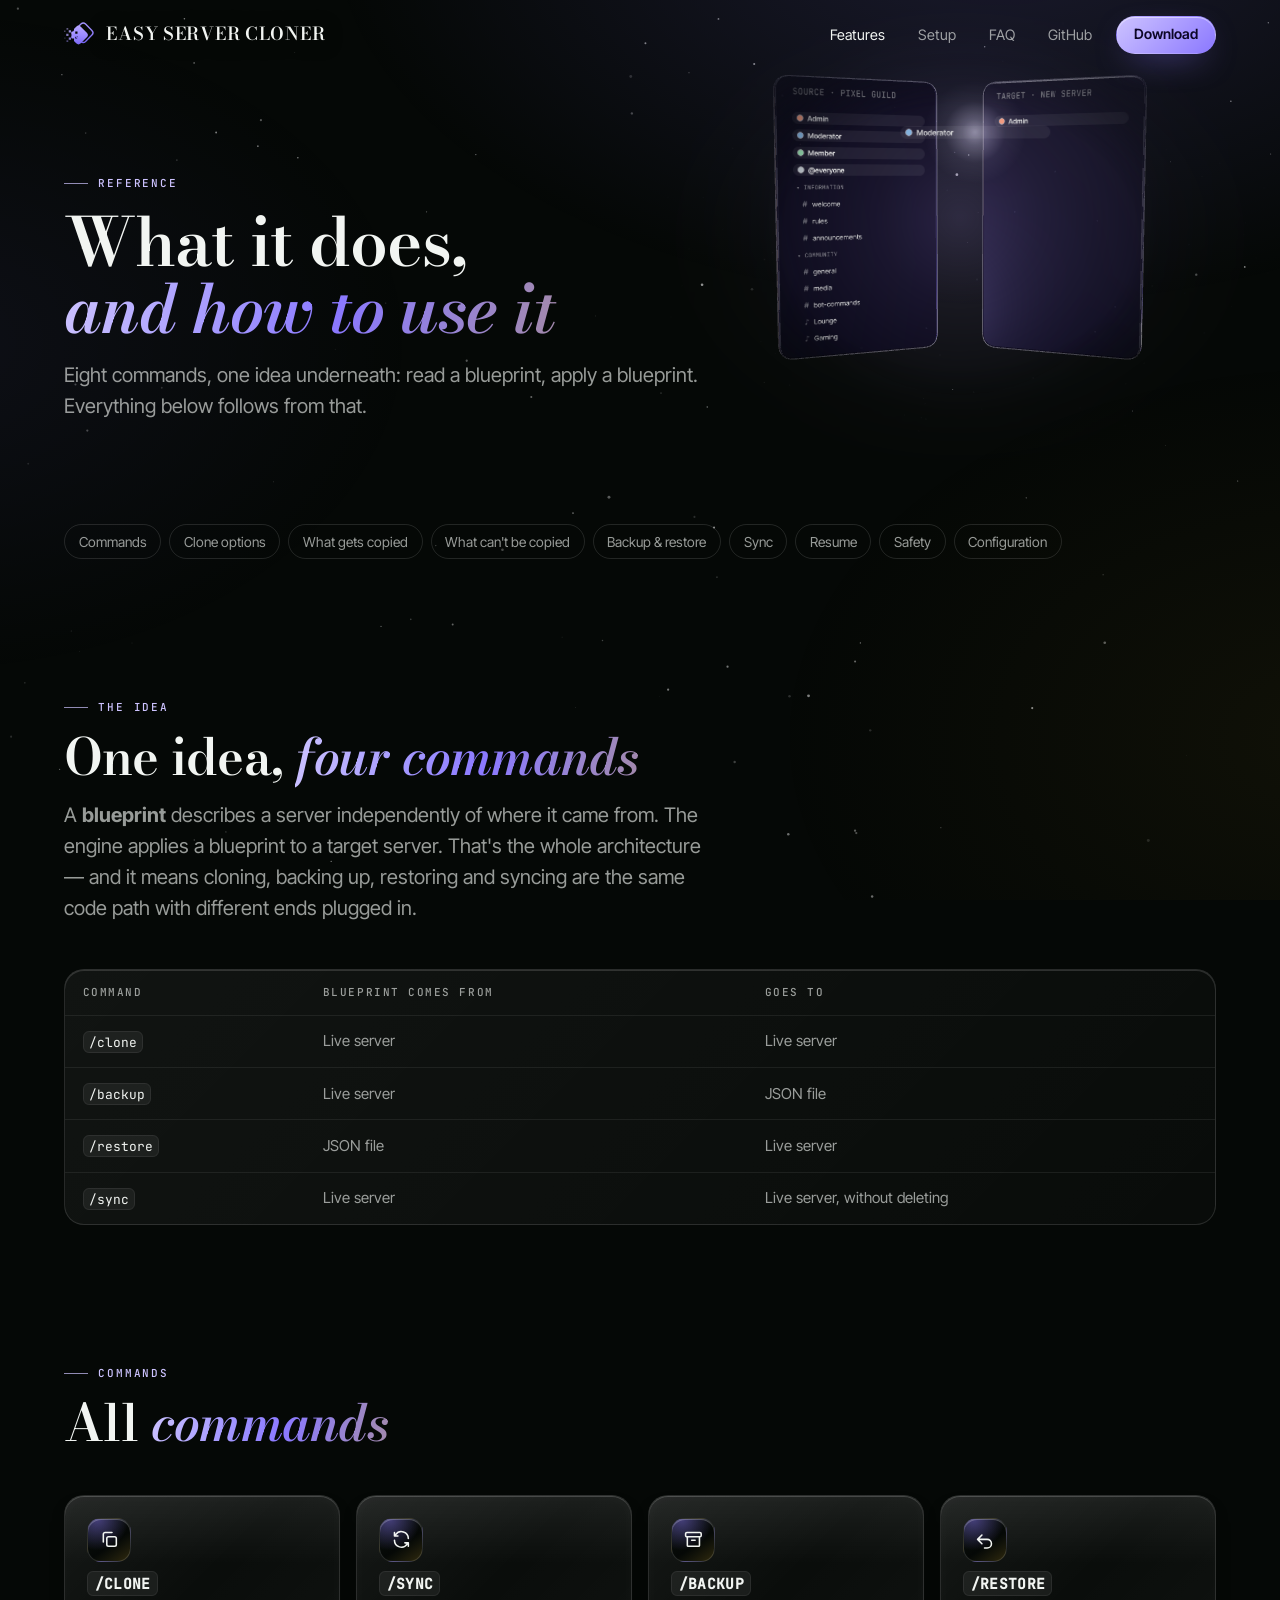
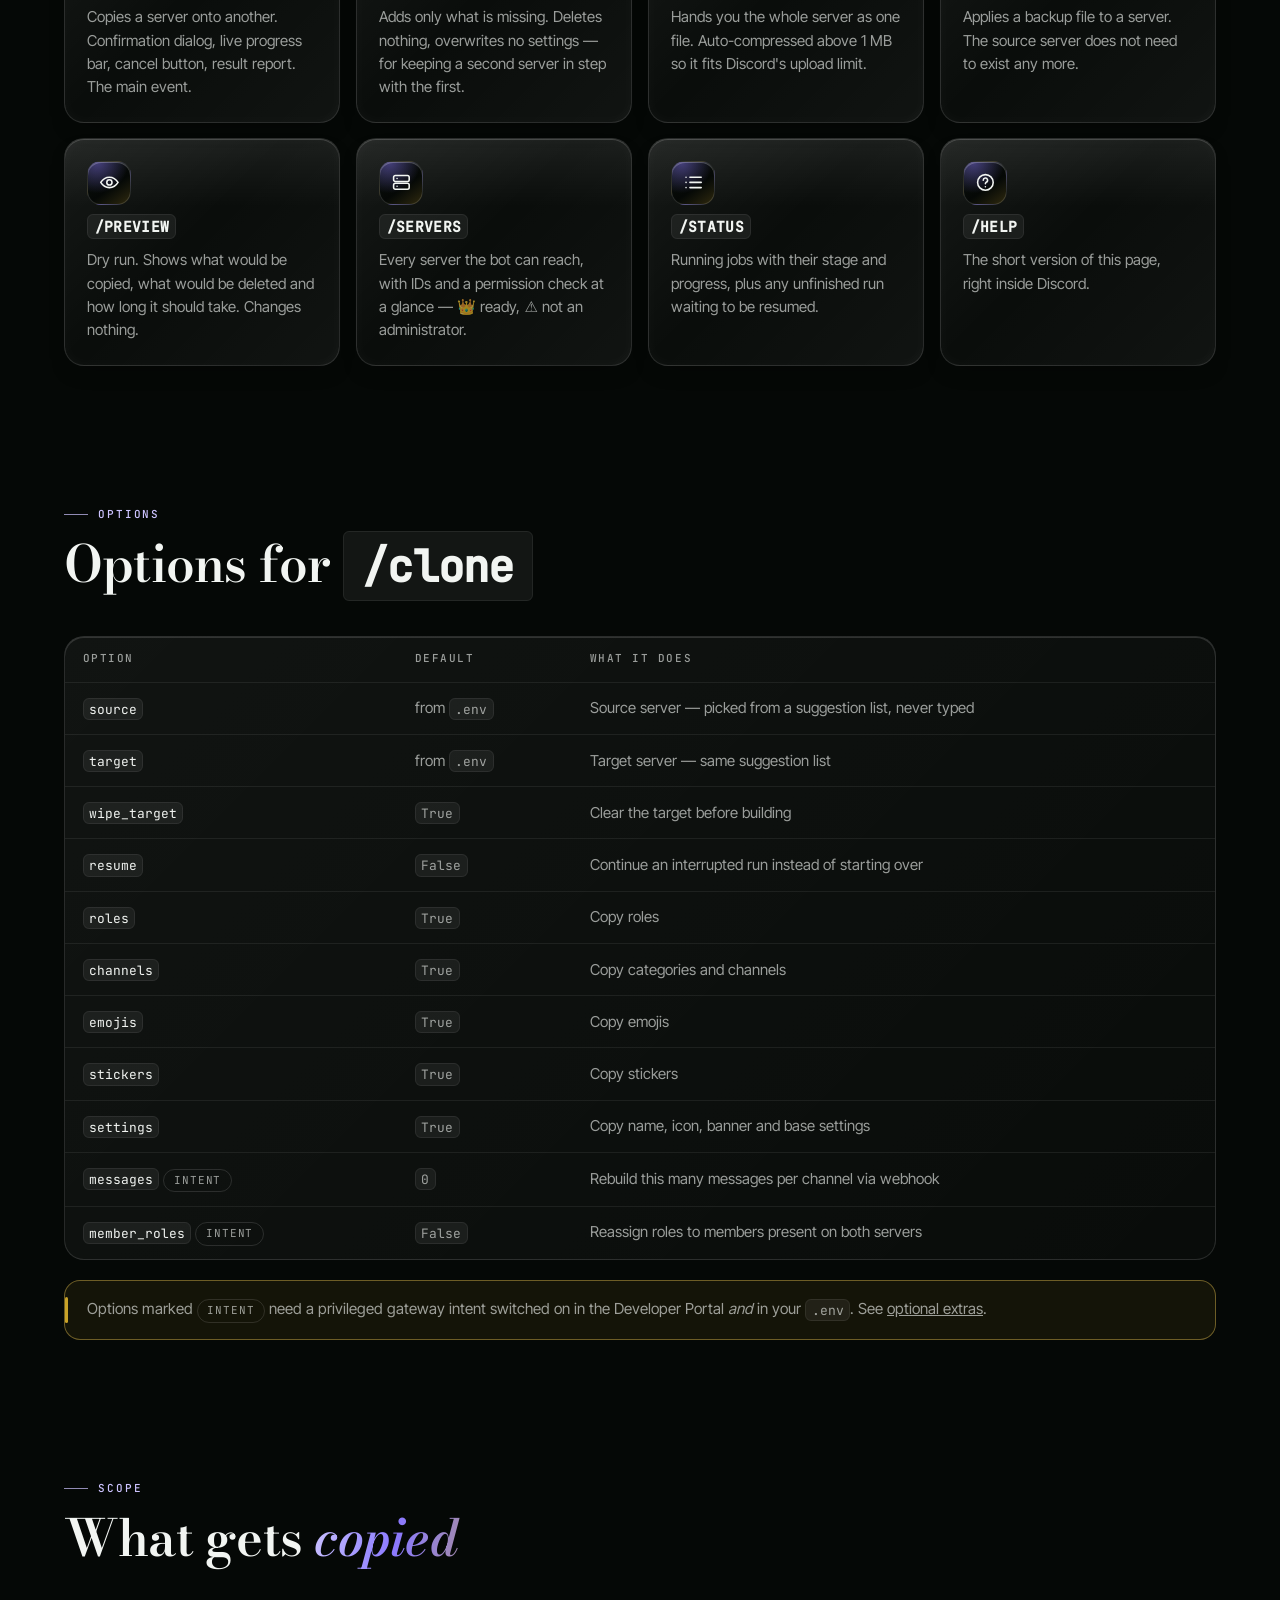
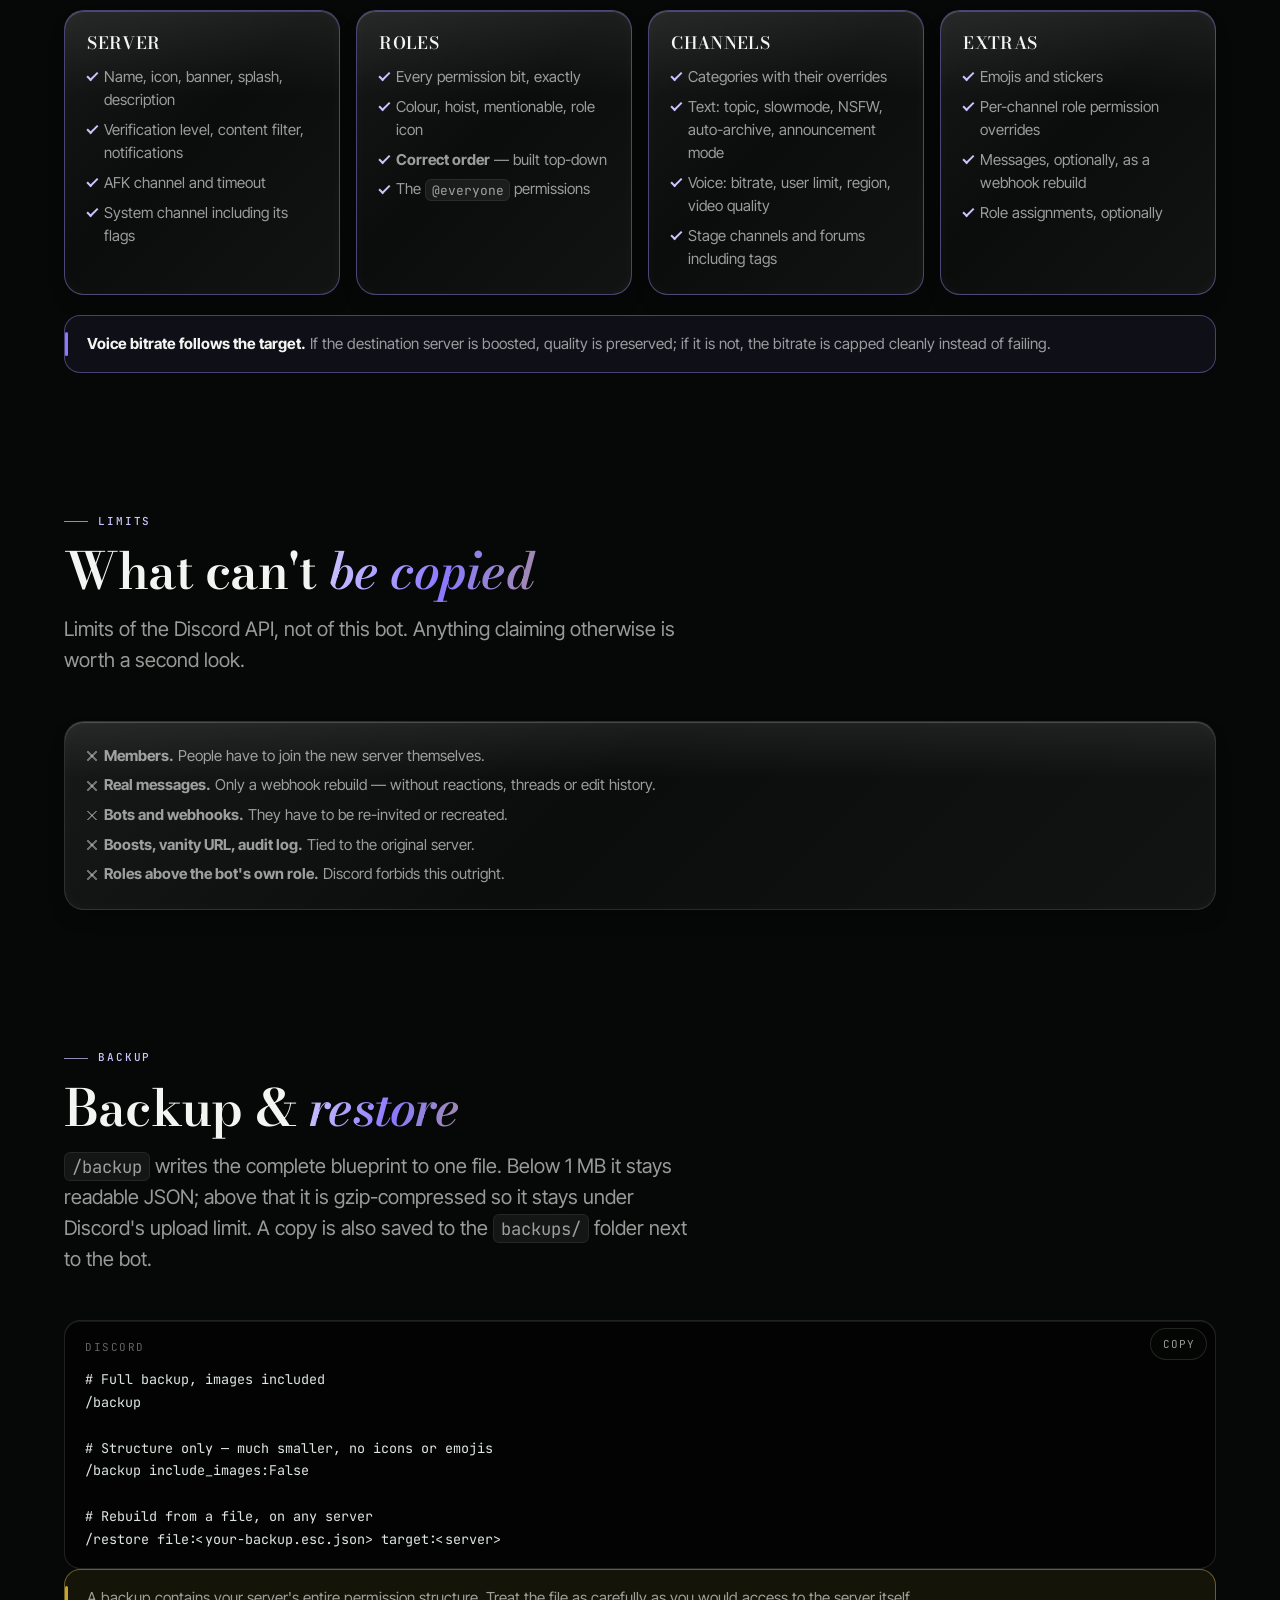
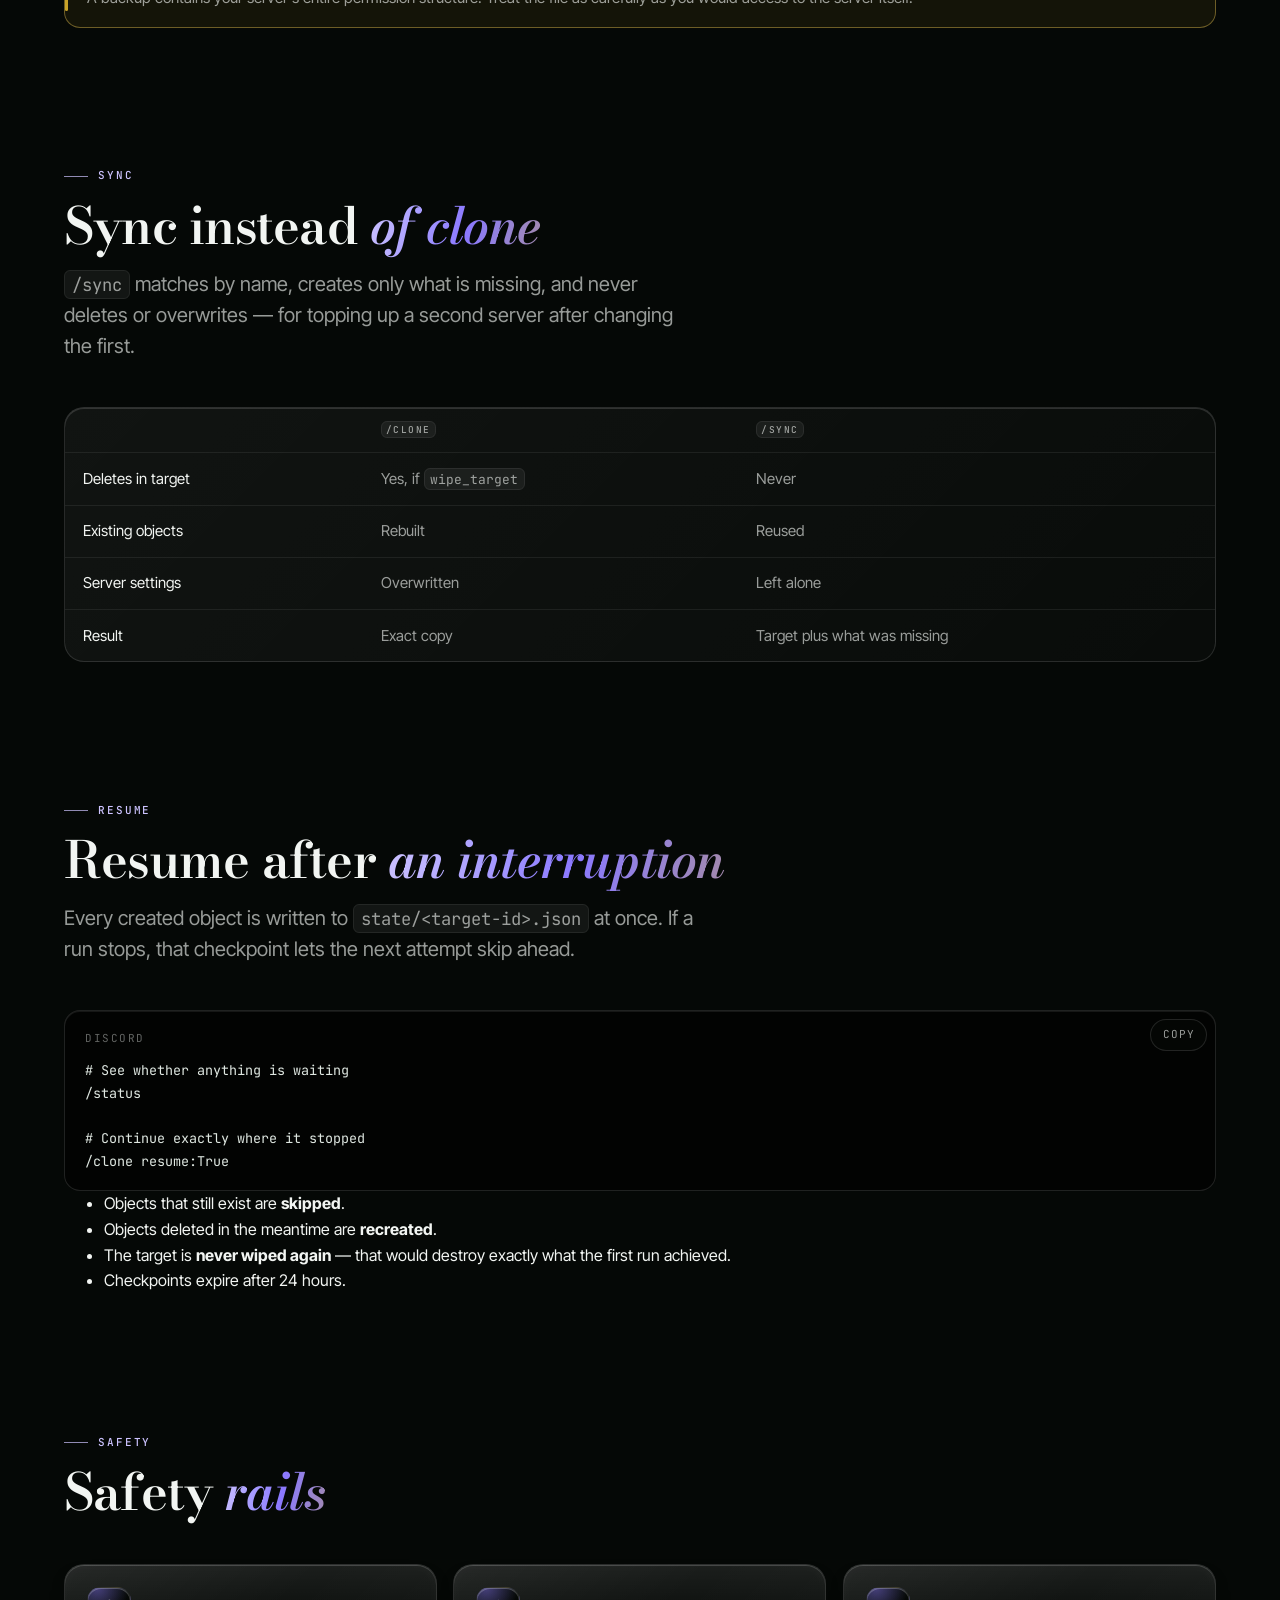
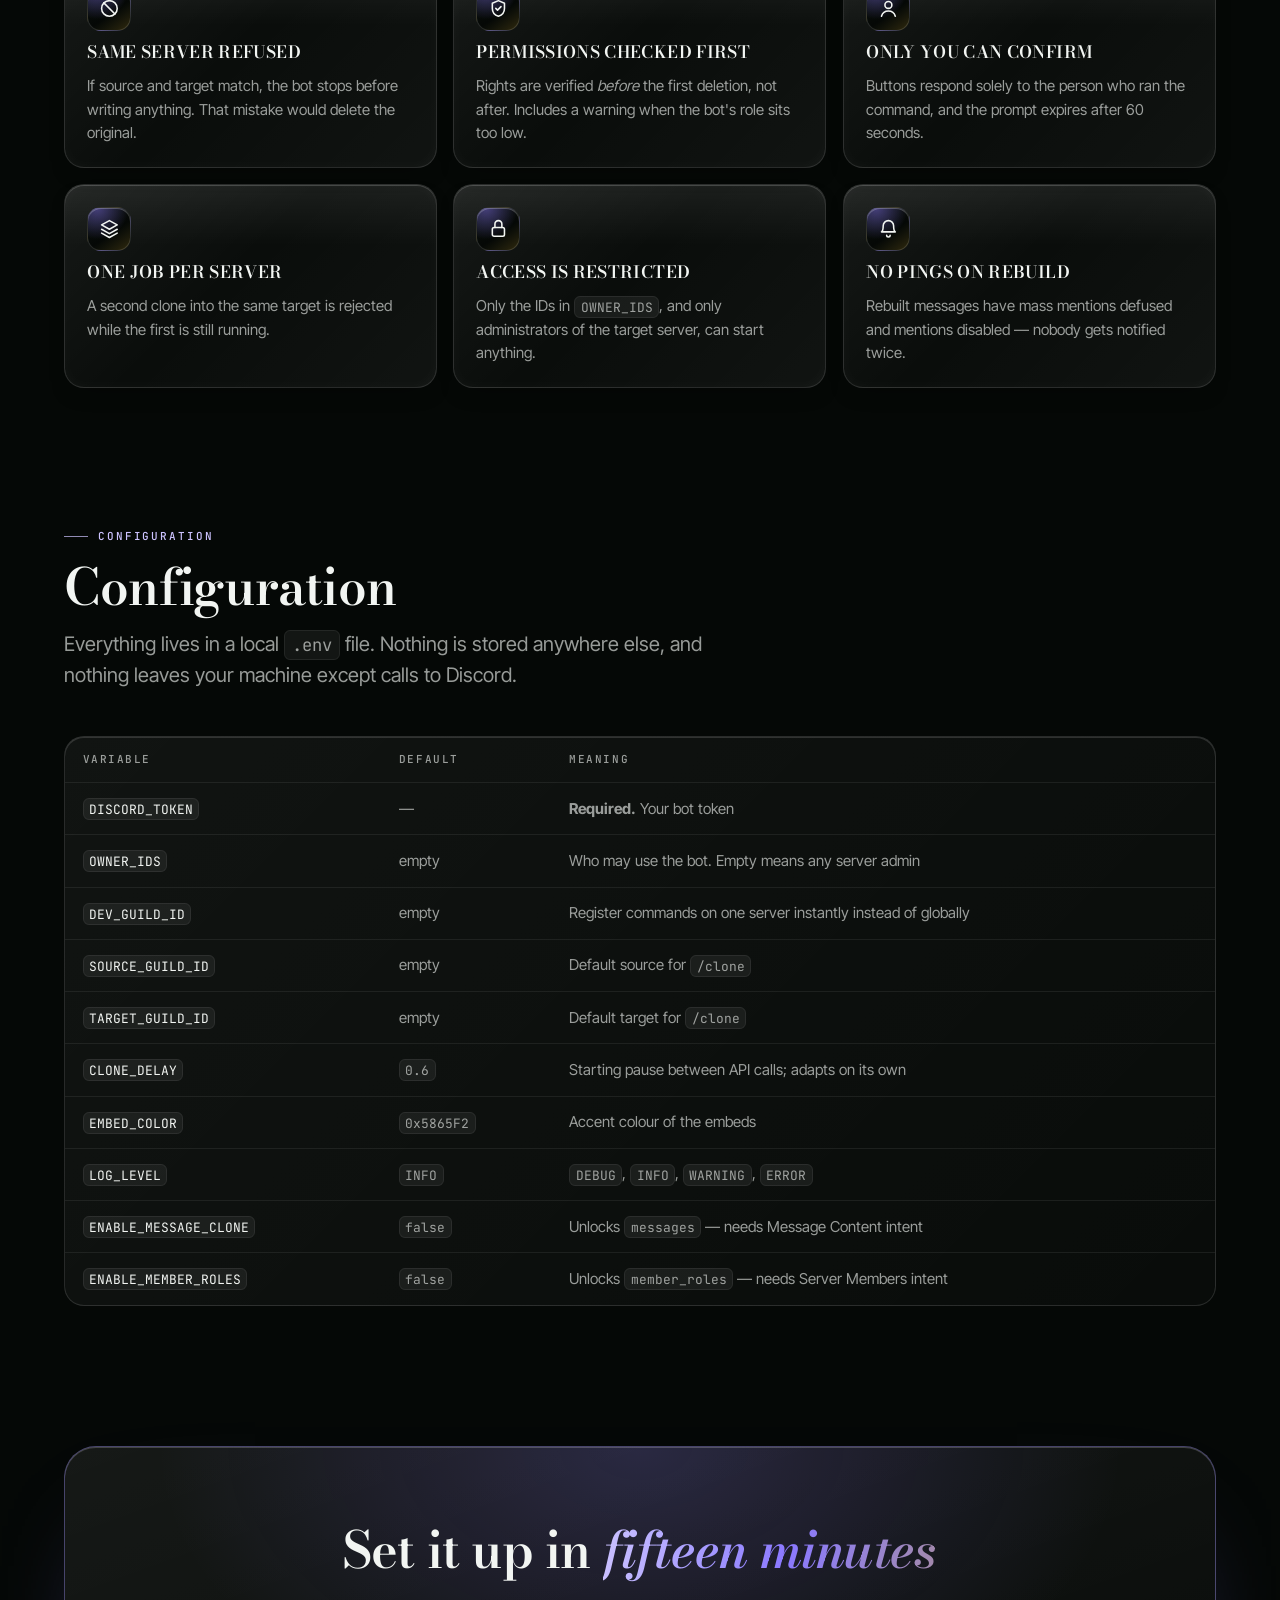
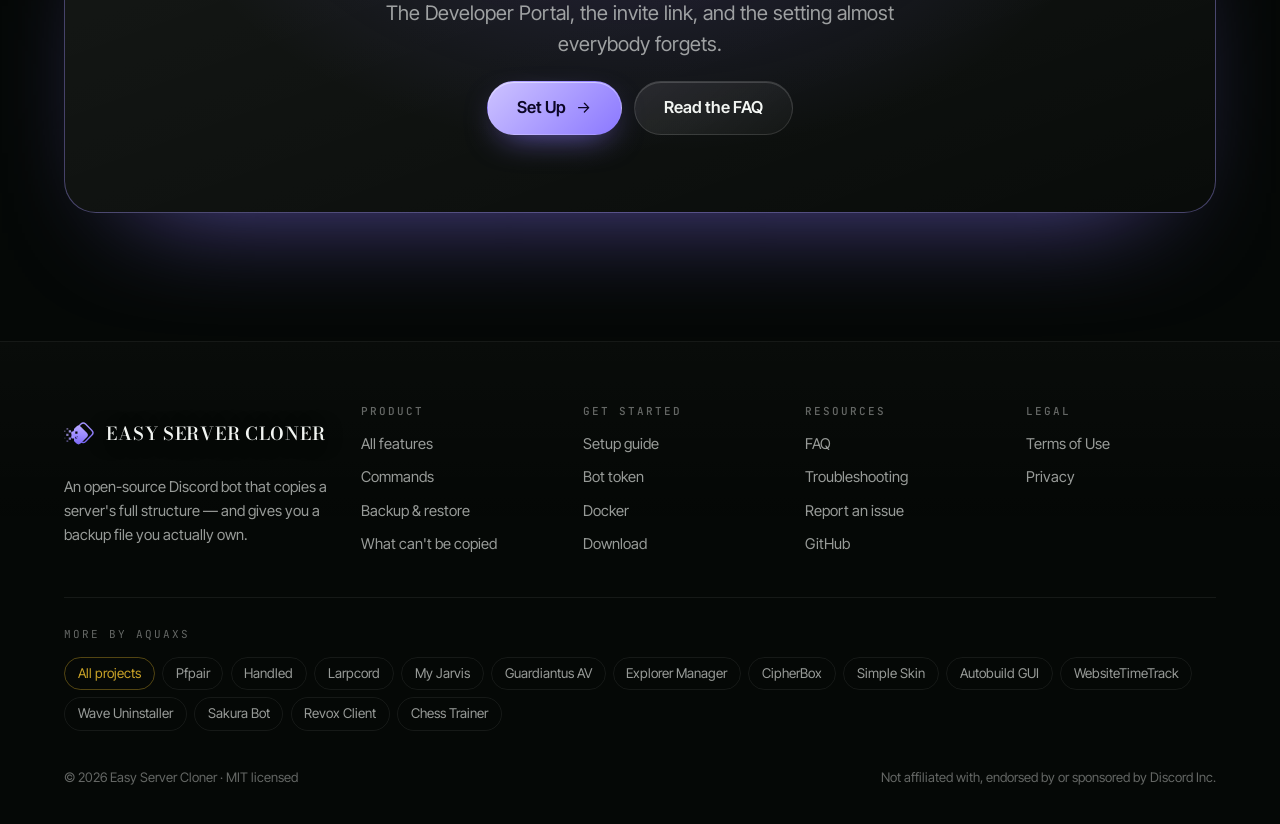
<file: site/features.html>
<!DOCTYPE html>
<html lang="en">
<head>
  <meta charset="utf-8">
  <meta name="viewport" content="width=device-width, initial-scale=1">
  <title>Features &amp; Commands — Easy Server Cloner</title>
  <meta name="description" content="Everything Easy Server Cloner can do: all eight slash commands, what gets copied, backup and restore, sync, resume, and the limits of the Discord API.">
  <link rel="canonical" href="https://easy-cloner.vercel.app/features">
  <meta name="theme-color" content="#050806">
  <meta name="color-scheme" content="dark">
  <meta property="og:type" content="website">
  <meta property="og:site_name" content="Easy Server Cloner">
  <meta property="og:title" content="Features &amp; Commands — Easy Server Cloner">
  <meta property="og:description" content="Everything Easy Server Cloner can do: all eight slash commands, what gets copied, backup and restore, sync, resume, and the limits of the Discord API.">
  <meta property="og:url" content="https://easy-cloner.vercel.app/features">
  <meta property="og:image" content="https://easy-cloner.vercel.app/assets/img/og-image.png">
  <meta property="og:image:width" content="1200">
  <meta property="og:image:height" content="630">
  <meta name="twitter:card" content="summary_large_image">
  <link rel="icon" href="assets/img/logo.svg" type="image/svg+xml">
  <link rel="apple-touch-icon" href="assets/img/logo.png">
  <link rel="preload" href="assets/aqx/fonts/bodoni-moda-latin-600-normal.woff2" as="font" type="font/woff2" crossorigin>
  <link rel="preload" href="assets/aqx/fonts/inter-tight-latin-wght-normal.woff2" as="font" type="font/woff2" crossorigin>
  <link rel="stylesheet" href="assets/aqx/aqx.css">
  <link rel="stylesheet" href="assets/site.css">
  <script src="assets/aqx/boot.js"></script>
  <script type="module" src="assets/aqx/aqx.js"></script>
</head>
<body>
  <a class="skip" href="#main">Skip to content</a>
  <canvas class="aqx-sky" aria-hidden="true"></canvas>
  <div class="aqx-aura" aria-hidden="true"></div>
  <div class="aqx-progress" aria-hidden="true"></div>

  <header class="nav" data-stuck="false" data-open="false">
    <div class="nav-inner">
      <a class="brand" href="./" aria-label="Easy Server Cloner home"><img src="assets/img/logo.svg" alt="" width="32" height="32"><span>Easy Server Cloner</span></a>
      <button class="nav-toggle" type="button" aria-label="Menu" aria-expanded="false" aria-controls="nav-links"><span></span></button>
      <ul class="nav-links" id="nav-links">
        <li><a href="features" aria-current="page">Features</a></li>
        <li><a href="setup">Setup</a></li>
        <li><a href="faq">FAQ</a></li>
        <li><a href="https://github.com/aquaxs1/Easy-Cloner" rel="noopener">GitHub</a></li>
        <li><a class="btn btn-primary btn-sm" href="download">Download</a></li>
      </ul>
    </div>
  </header>

  <main id="main">
<header class="page-head">
      <div class="stage" data-scene="assets/scene.js" data-mode="mini" aria-hidden="true"><canvas></canvas></div>
      <div class="page-head-inner">
        <span class="eyebrow">Reference</span>
        <h1>What it does, <em>and how to use it</em></h1>
        <p class="lead">Eight commands, one idea underneath: read a blueprint, apply a blueprint. Everything below follows from that.</p>
      </div>
    </header>

    <section class="sec">
      <div class="wrap">
        <ul class="toc reveal">
          <li><a href="#commands">Commands</a></li>
          <li><a href="#clone-options">Clone options</a></li>
          <li><a href="#copied">What gets copied</a></li>
          <li><a href="#limits">What can't be copied</a></li>
          <li><a href="#backup">Backup &amp; restore</a></li>
          <li><a href="#sync">Sync</a></li>
          <li><a href="#resume">Resume</a></li>
          <li><a href="#safety">Safety</a></li>
          <li><a href="#config">Configuration</a></li>
        </ul>
      </div>
    </section>

    <section class="sec" id="idea">
      <div class="wrap">
        <div class="sec-head reveal">
          <span class="eyebrow">The idea</span>
          <h2>One idea, <em>four commands</em></h2>
          <p class="lead">A <strong>blueprint</strong> describes a server independently of where it came from. The engine applies a blueprint to a target server. That's the whole architecture — and it means cloning, backing up, restoring and syncing are the same code path with different ends plugged in.</p>
        </div>
        <div class="table-wrap reveal">
          <table>
            <thead>
              <tr>
                <th>Command</th>
                <th>Blueprint comes from</th>
                <th>Goes to</th>
              </tr>
            </thead>
            <tbody>
              <tr>
                <td><code>/clone</code></td>
                <td>Live server</td>
                <td>Live server</td>
              </tr>
              <tr>
                <td><code>/backup</code></td>
                <td>Live server</td>
                <td>JSON file</td>
              </tr>
              <tr>
                <td><code>/restore</code></td>
                <td>JSON file</td>
                <td>Live server</td>
              </tr>
              <tr>
                <td><code>/sync</code></td>
                <td>Live server</td>
                <td>Live server, without deleting</td>
              </tr>
            </tbody>
          </table>
        </div>
      </div>
    </section>

    <section class="sec" id="commands">
      <div class="wrap">
        <div class="sec-head reveal">
          <span class="eyebrow">Commands</span>
          <h2>All <em>commands</em></h2>
        </div>
        <div class="cards" data-cols="4">
          <article class="card reveal">
            <span class="icon"><svg viewBox="0 0 24 24" fill="none" stroke="currentColor" stroke-width="1.8" stroke-linecap="round" stroke-linejoin="round" aria-hidden="true"><rect x="9" y="9" width="11" height="11" rx="2"/><path d="M5 15V6a2 2 0 0 1 2-2h8"/></svg></span>
            <h3><code>/clone</code></h3>
            <p>Copies a server onto another. Confirmation dialog, live progress bar, cancel button, result report. The main event.</p>
          </article>
          <article class="card reveal">
            <span class="icon"><svg viewBox="0 0 24 24" fill="none" stroke="currentColor" stroke-width="1.8" stroke-linecap="round" stroke-linejoin="round" aria-hidden="true"><path d="M20 11a8 8 0 0 0-14.6-4.5L4 8M4 4v4h4M4 13a8 8 0 0 0 14.6 4.5L20 16M20 20v-4h-4"/></svg></span>
            <h3><code>/sync</code></h3>
            <p>Adds only what is missing. Deletes nothing, overwrites no settings — for keeping a second server in step with the first.</p>
          </article>
          <article class="card reveal">
            <span class="icon"><svg viewBox="0 0 24 24" fill="none" stroke="currentColor" stroke-width="1.8" stroke-linecap="round" stroke-linejoin="round" aria-hidden="true"><rect x="3" y="4" width="18" height="5" rx="1.5"/><path d="M5 9v10a1 1 0 0 0 1 1h12a1 1 0 0 0 1-1V9M10 13h4"/></svg></span>
            <h3><code>/backup</code></h3>
            <p>Hands you the whole server as one file. Auto-compressed above 1 MB so it fits Discord's upload limit.</p>
          </article>
          <article class="card reveal">
            <span class="icon"><svg viewBox="0 0 24 24" fill="none" stroke="currentColor" stroke-width="1.8" stroke-linecap="round" stroke-linejoin="round" aria-hidden="true"><path d="M8 7 3 12l5 5M3 12h11a5 5 0 0 1 0 10h-3"/></svg></span>
            <h3><code>/restore</code></h3>
            <p>Applies a backup file to a server. The source server does not need to exist any more.</p>
          </article>
          <article class="card reveal">
            <span class="icon"><svg viewBox="0 0 24 24" fill="none" stroke="currentColor" stroke-width="1.8" stroke-linecap="round" stroke-linejoin="round" aria-hidden="true"><path d="M2 12c1.5-2.4 5-6 10-6s8.5 3.6 10 6c-1.5 2.4-5 6-10 6S3.5 14.4 2 12z"/><circle cx="12" cy="12" r="3"/></svg></span>
            <h3><code>/preview</code></h3>
            <p>Dry run. Shows what would be copied, what would be deleted and how long it should take. Changes nothing.</p>
          </article>
          <article class="card reveal">
            <span class="icon"><svg viewBox="0 0 24 24" fill="none" stroke="currentColor" stroke-width="1.8" stroke-linecap="round" stroke-linejoin="round" aria-hidden="true"><rect x="3" y="4" width="18" height="7" rx="2"/><rect x="3" y="13" width="18" height="7" rx="2"/><path d="M7 7.500h.010M7 16.500h.010"/></svg></span>
            <h3><code>/servers</code></h3>
            <p>Every server the bot can reach, with IDs and a permission check at a glance — 👑 ready, ⚠️ not an administrator.</p>
          </article>
          <article class="card reveal">
            <span class="icon"><svg viewBox="0 0 24 24" fill="none" stroke="currentColor" stroke-width="1.8" stroke-linecap="round" stroke-linejoin="round" aria-hidden="true"><path d="M8 6h13M8 12h13M8 18h13M3.500 6h.010M3.500 12h.010M3.500 18h.010"/></svg></span>
            <h3><code>/status</code></h3>
            <p>Running jobs with their stage and progress, plus any unfinished run waiting to be resumed.</p>
          </article>
          <article class="card reveal">
            <span class="icon"><svg viewBox="0 0 24 24" fill="none" stroke="currentColor" stroke-width="1.8" stroke-linecap="round" stroke-linejoin="round" aria-hidden="true"><circle cx="12" cy="12" r="9"/><path d="M9.500 9.500a2.500 2.500 0 1 1 3.500 2.300c-.700.400-1 .900-1 1.700M12 17h.010"/></svg></span>
            <h3><code>/help</code></h3>
            <p>The short version of this page, right inside Discord.</p>
          </article>
        </div>
      </div>
    </section>

    <section class="sec" id="clone-options">
      <div class="wrap">
        <div class="sec-head reveal">
          <span class="eyebrow">Options</span>
          <h2>Options for <code>/clone</code></h2>
        </div>
        <div class="table-wrap reveal">
          <table>
            <thead>
              <tr>
                <th>Option</th>
                <th>Default</th>
                <th>What it does</th>
              </tr>
            </thead>
            <tbody>
              <tr>
                <td><code>source</code></td>
                <td>from <code>.env</code></td>
                <td>Source server — picked from a suggestion list, never typed</td>
              </tr>
              <tr>
                <td><code>target</code></td>
                <td>from <code>.env</code></td>
                <td>Target server — same suggestion list</td>
              </tr>
              <tr>
                <td><code>wipe_target</code></td>
                <td><code>True</code></td>
                <td>Clear the target before building</td>
              </tr>
              <tr>
                <td><code>resume</code></td>
                <td><code>False</code></td>
                <td>Continue an interrupted run instead of starting over</td>
              </tr>
              <tr>
                <td><code>roles</code></td>
                <td><code>True</code></td>
                <td>Copy roles</td>
              </tr>
              <tr>
                <td><code>channels</code></td>
                <td><code>True</code></td>
                <td>Copy categories and channels</td>
              </tr>
              <tr>
                <td><code>emojis</code></td>
                <td><code>True</code></td>
                <td>Copy emojis</td>
              </tr>
              <tr>
                <td><code>stickers</code></td>
                <td><code>True</code></td>
                <td>Copy stickers</td>
              </tr>
              <tr>
                <td><code>settings</code></td>
                <td><code>True</code></td>
                <td>Copy name, icon, banner and base settings</td>
              </tr>
              <tr>
                <td><code>messages</code> <span class="pill">intent</span></td>
                <td><code>0</code></td>
                <td>Rebuild this many messages per channel via webhook</td>
              </tr>
              <tr>
                <td><code>member_roles</code> <span class="pill">intent</span></td>
                <td><code>False</code></td>
                <td>Reassign roles to members present on both servers</td>
              </tr>
            </tbody>
          </table>
        </div>
        <div class="note warn">
          <p>Options marked <span class="pill">intent</span> need a privileged gateway intent switched on in the Developer Portal <em>and</em> in your <code>.env</code>. See <a href="setup#optional">optional extras</a>.</p>
        </div>
      </div>
    </section>

    <section class="sec" id="copied">
      <div class="wrap">
        <div class="sec-head reveal">
          <span class="eyebrow">Scope</span>
          <h2>What gets <em>copied</em></h2>
        </div>
        <div class="cards" data-cols="4">
          <article class="card reveal plus">
            <h3>Server</h3>
            <ul>
              <li>Name, icon, banner, splash, description</li>
              <li>Verification level, content filter, notifications</li>
              <li>AFK channel and timeout</li>
              <li>System channel including its flags</li>
            </ul>
          </article>
          <article class="card reveal plus">
            <h3>Roles</h3>
            <ul>
              <li>Every permission bit, exactly</li>
              <li>Colour, hoist, mentionable, role icon</li>
              <li><strong>Correct order</strong> — built top-down</li>
              <li>The <code>@everyone</code> permissions</li>
            </ul>
          </article>
          <article class="card reveal plus">
            <h3>Channels</h3>
            <ul>
              <li>Categories with their overrides</li>
              <li>Text: topic, slowmode, NSFW, auto-archive, announcement mode</li>
              <li>Voice: bitrate, user limit, region, video quality</li>
              <li>Stage channels and forums including tags</li>
            </ul>
          </article>
          <article class="card reveal plus">
            <h3>Extras</h3>
            <ul>
              <li>Emojis and stickers</li>
              <li>Per-channel role permission overrides</li>
              <li>Messages, optionally, as a webhook rebuild</li>
              <li>Role assignments, optionally</li>
            </ul>
          </article>
        </div>
        <div class="note">
          <p><strong>Voice bitrate follows the target.</strong> If the destination server is boosted, quality is preserved; if it is not, the bitrate is capped cleanly instead of failing.</p>
        </div>
      </div>
    </section>

    <section class="sec" id="limits">
      <div class="wrap">
        <div class="sec-head reveal">
          <span class="eyebrow">Limits</span>
          <h2>What can't <em>be copied</em></h2>
          <p class="lead">Limits of the Discord API, not of this bot. Anything claiming otherwise is worth a second look.</p>
        </div>
        <div class="card reveal minus">
          <ul>
            <li><strong>Members.</strong> People have to join the new server themselves.</li>
            <li><strong>Real messages.</strong> Only a webhook rebuild — without reactions, threads or edit history.</li>
            <li><strong>Bots and webhooks.</strong> They have to be re-invited or recreated.</li>
            <li><strong>Boosts, vanity URL, audit log.</strong> Tied to the original server.</li>
            <li><strong>Roles above the bot's own role.</strong> Discord forbids this outright.</li>
          </ul>
        </div>
      </div>
    </section>

    <section class="sec" id="backup">
      <div class="wrap">
        <div class="sec-head reveal">
          <span class="eyebrow">Backup</span>
          <h2>Backup &amp; <em>restore</em></h2>
          <p class="lead"><code>/backup</code> writes the complete blueprint to one file. Below 1 MB it stays readable JSON; above that it is gzip-compressed so it stays under Discord's upload limit. A copy is also saved to the <code>backups/</code> folder next to the bot.</p>
        </div>
        <pre data-label="discord"><code># Full backup, images included
/backup

# Structure only — much smaller, no icons or emojis
/backup include_images:False

# Rebuild from a file, on any server
/restore file:&lt;your-backup.esc.json&gt; target:&lt;server&gt;</code></pre>
        <div class="note warn">
          <p>A backup contains your server's entire permission structure. Treat the file as carefully as you would access to the server itself.</p>
        </div>
      </div>
    </section>

    <section class="sec" id="sync">
      <div class="wrap">
        <div class="sec-head reveal">
          <span class="eyebrow">Sync</span>
          <h2>Sync instead <em>of clone</em></h2>
          <p class="lead"><code>/sync</code> matches by name, creates only what is missing, and never deletes or overwrites — for topping up a second server after changing the first.</p>
        </div>
        <div class="table-wrap reveal">
          <table>
            <thead>
              <tr>
                <th></th>
                <th><code>/clone</code></th>
                <th><code>/sync</code></th>
              </tr>
            </thead>
            <tbody>
              <tr>
                <td>Deletes in target</td>
                <td>Yes, if <code>wipe_target</code></td>
                <td>Never</td>
              </tr>
              <tr>
                <td>Existing objects</td>
                <td>Rebuilt</td>
                <td>Reused</td>
              </tr>
              <tr>
                <td>Server settings</td>
                <td>Overwritten</td>
                <td>Left alone</td>
              </tr>
              <tr>
                <td>Result</td>
                <td>Exact copy</td>
                <td>Target plus what was missing</td>
              </tr>
            </tbody>
          </table>
        </div>
      </div>
    </section>

    <section class="sec" id="resume">
      <div class="wrap">
        <div class="sec-head reveal">
          <span class="eyebrow">Resume</span>
          <h2>Resume after <em>an interruption</em></h2>
          <p class="lead">Every created object is written to <code>state/&lt;target-id&gt;.json</code> at once. If a run stops, that checkpoint lets the next attempt skip ahead.</p>
        </div>
        <pre data-label="discord"><code># See whether anything is waiting
/status

# Continue exactly where it stopped
/clone resume:True</code></pre>
        <ul>
          <li>Objects that still exist are <strong>skipped</strong>.</li>
          <li>Objects deleted in the meantime are <strong>recreated</strong>.</li>
          <li>The target is <strong>never wiped again</strong> — that would destroy exactly what the first run achieved.</li>
          <li>Checkpoints expire after 24 hours.</li>
        </ul>
      </div>
    </section>

    <section class="sec" id="safety">
      <div class="wrap">
        <div class="sec-head reveal">
          <span class="eyebrow">Safety</span>
          <h2>Safety <em>rails</em></h2>
        </div>
        <div class="cards" data-cols="3">
          <article class="card reveal">
            <span class="icon"><svg viewBox="0 0 24 24" fill="none" stroke="currentColor" stroke-width="1.8" stroke-linecap="round" stroke-linejoin="round" aria-hidden="true"><circle cx="12" cy="12" r="9"/><path d="m5.600 5.600 12.800 12.800"/></svg></span>
            <h3>Same server refused</h3>
            <p>If source and target match, the bot stops before writing anything. That mistake would delete the original.</p>
          </article>
          <article class="card reveal">
            <span class="icon"><svg viewBox="0 0 24 24" fill="none" stroke="currentColor" stroke-width="1.8" stroke-linecap="round" stroke-linejoin="round" aria-hidden="true"><path d="M12 3 5 6v6c0 4.4 3 7.7 7 9 4-1.3 7-4.6 7-9V6z"/><path d="m9 12 2 2 4-4"/></svg></span>
            <h3>Permissions checked first</h3>
            <p>Rights are verified <em>before</em> the first deletion, not after. Includes a warning when the bot's role sits too low.</p>
          </article>
          <article class="card reveal">
            <span class="icon"><svg viewBox="0 0 24 24" fill="none" stroke="currentColor" stroke-width="1.8" stroke-linecap="round" stroke-linejoin="round" aria-hidden="true"><circle cx="12" cy="8" r="4"/><path d="M4 21c1.2-4 4.2-6 8-6s6.800 2 8 6"/></svg></span>
            <h3>Only you can confirm</h3>
            <p>Buttons respond solely to the person who ran the command, and the prompt expires after 60 seconds.</p>
          </article>
          <article class="card reveal">
            <span class="icon"><svg viewBox="0 0 24 24" fill="none" stroke="currentColor" stroke-width="1.8" stroke-linecap="round" stroke-linejoin="round" aria-hidden="true"><path d="m12 3 9 5-9 5-9-5zM3 13l9 5 9-5M3 17.5l9 5 9-5"/></svg></span>
            <h3>One job per server</h3>
            <p>A second clone into the same target is rejected while the first is still running.</p>
          </article>
          <article class="card reveal">
            <span class="icon"><svg viewBox="0 0 24 24" fill="none" stroke="currentColor" stroke-width="1.8" stroke-linecap="round" stroke-linejoin="round" aria-hidden="true"><rect x="5" y="11" width="14" height="10" rx="2"/><path d="M8 11V7a4 4 0 0 1 8 0v4"/></svg></span>
            <h3>Access is restricted</h3>
            <p>Only the IDs in <code>OWNER_IDS</code>, and only administrators of the target server, can start anything.</p>
          </article>
          <article class="card reveal">
            <span class="icon"><svg viewBox="0 0 24 24" fill="none" stroke="currentColor" stroke-width="1.8" stroke-linecap="round" stroke-linejoin="round" aria-hidden="true"><path d="M6 9a6 6 0 0 1 12 0c0 6 2 7 2 7H4s2-1 2-7M10 20a2 2 0 0 0 4 0"/></svg></span>
            <h3>No pings on rebuild</h3>
            <p>Rebuilt messages have mass mentions defused and mentions disabled — nobody gets notified twice.</p>
          </article>
        </div>
      </div>
    </section>

    <section class="sec" id="config">
      <div class="wrap">
        <div class="sec-head reveal">
          <span class="eyebrow">Configuration</span>
          <h2>Configuration</h2>
          <p class="lead">Everything lives in a local <code>.env</code> file. Nothing is stored anywhere else, and nothing leaves your machine except calls to Discord.</p>
        </div>
        <div class="table-wrap reveal">
          <table>
            <thead>
              <tr>
                <th>Variable</th>
                <th>Default</th>
                <th>Meaning</th>
              </tr>
            </thead>
            <tbody>
              <tr>
                <td><code>DISCORD_TOKEN</code></td>
                <td>—</td>
                <td><strong>Required.</strong> Your bot token</td>
              </tr>
              <tr>
                <td><code>OWNER_IDS</code></td>
                <td>empty</td>
                <td>Who may use the bot. Empty means any server admin</td>
              </tr>
              <tr>
                <td><code>DEV_GUILD_ID</code></td>
                <td>empty</td>
                <td>Register commands on one server instantly instead of globally</td>
              </tr>
              <tr>
                <td><code>SOURCE_GUILD_ID</code></td>
                <td>empty</td>
                <td>Default source for <code>/clone</code></td>
              </tr>
              <tr>
                <td><code>TARGET_GUILD_ID</code></td>
                <td>empty</td>
                <td>Default target for <code>/clone</code></td>
              </tr>
              <tr>
                <td><code>CLONE_DELAY</code></td>
                <td><code>0.6</code></td>
                <td>Starting pause between API calls; adapts on its own</td>
              </tr>
              <tr>
                <td><code>EMBED_COLOR</code></td>
                <td><code>0x5865F2</code></td>
                <td>Accent colour of the embeds</td>
              </tr>
              <tr>
                <td><code>LOG_LEVEL</code></td>
                <td><code>INFO</code></td>
                <td><code>DEBUG</code>, <code>INFO</code>, <code>WARNING</code>, <code>ERROR</code></td>
              </tr>
              <tr>
                <td><code>ENABLE_MESSAGE_CLONE</code></td>
                <td><code>false</code></td>
                <td>Unlocks <code>messages</code> — needs Message Content intent</td>
              </tr>
              <tr>
                <td><code>ENABLE_MEMBER_ROLES</code></td>
                <td><code>false</code></td>
                <td>Unlocks <code>member_roles</code> — needs Server Members intent</td>
              </tr>
            </tbody>
          </table>
        </div>
      </div>
    </section>

    <section class="sec">
      <div class="wrap">
        <div class="cta reveal">
          <h2>Set it up in <em>fifteen minutes</em></h2>
          <p class="lead">The Developer Portal, the invite link, and the setting almost everybody forgets.</p>
          <div class="btn-row"><a class="btn btn-primary btn-lg" href="setup">Set Up<svg viewBox="0 0 24 24" fill="none" stroke="currentColor" stroke-width="1.8" stroke-linecap="round" stroke-linejoin="round" aria-hidden="true"><path d="M5 12h14M13 6l6 6-6 6"/></svg></a><a class="btn btn-lg" href="faq">Read the FAQ</a></div>
        </div>
      </div>
    </section>
  </main>

  <footer class="footer">
    <div class="footer-inner">
      <div class="footer-top">
        <div class="footer-about">
          <a class="brand" href="./"><img src="assets/img/logo.svg" alt="" width="32" height="32" loading="lazy"><span>Easy Server Cloner</span></a>
          <p>An open-source Discord bot that copies a server's full structure — and gives you a backup file you actually own.</p>
        </div>
        <nav class="footer-col" aria-label="Product">
          <h2>Product</h2>
          <ul>
            <li><a href="features">All features</a></li>
            <li><a href="features#commands">Commands</a></li>
            <li><a href="features#backup">Backup &amp; restore</a></li>
            <li><a href="features#limits">What can&#x27;t be copied</a></li>
          </ul>
        </nav>
        <nav class="footer-col" aria-label="Get started">
          <h2>Get started</h2>
          <ul>
            <li><a href="setup">Setup guide</a></li>
            <li><a href="setup#token">Bot token</a></li>
            <li><a href="setup#docker">Docker</a></li>
            <li><a href="download">Download</a></li>
          </ul>
        </nav>
        <nav class="footer-col" aria-label="Resources">
          <h2>Resources</h2>
          <ul>
            <li><a href="faq">FAQ</a></li>
            <li><a href="faq#troubleshooting">Troubleshooting</a></li>
            <li><a href="https://github.com/aquaxs1/Easy-Cloner/issues" rel="noopener">Report an issue</a></li>
            <li><a href="https://github.com/aquaxs1/Easy-Cloner" rel="noopener">GitHub</a></li>
          </ul>
        </nav>
        <nav class="footer-col" aria-label="Legal">
          <h2>Legal</h2>
          <ul>
            <li><a href="terms">Terms of Use</a></li>
            <li><a href="terms#privacy">Privacy</a></li>
          </ul>
        </nav>
      </div>
      <div class="family">
        <span class="family-label">More by AquAxs</span>
        <ul>
          <li><a href="https://aqua.is-a.dev/portfolio" data-home rel="noopener">All projects</a></li>
          <li><a href="https://pfpair.app/" rel="noopener">Pfpair</a></li>
          <li><a href="https://handled-market.vercel.app/" rel="noopener">Handled</a></li>
          <li><a href="https://larpcorddc.vercel.app/" rel="noopener">Larpcord</a></li>
          <li><a href="https://mybluejarvis.vercel.app/" rel="noopener">My Jarvis</a></li>
          <li><a href="https://guardiantus-av.vercel.app/" rel="noopener">Guardiantus AV</a></li>
          <li><a href="https://explorer-manager.vercel.app/" rel="noopener">Explorer Manager</a></li>
          <li><a href="https://cipher-box-file-encrypter.vercel.app/" rel="noopener">CipherBox</a></li>
          <li><a href="https://simple-skin.vercel.app/" rel="noopener">Simple Skin</a></li>
          <li><a href="https://autobuild-gui.vercel.app/" rel="noopener">Autobuild GUI</a></li>
          <li><a href="https://timetrackerextension.vercel.app/" rel="noopener">WebsiteTimeTrack</a></li>
          <li><a href="https://wave-uninstaller.vercel.app/" rel="noopener">Wave Uninstaller</a></li>
          <li><a href="https://discord-sakurabot.vercel.app/" rel="noopener">Sakura Bot</a></li>
          <li><a href="https://revox-client.vercel.app/" rel="noopener">Revox Client</a></li>
          <li><a href="https://chesstrainer.cc.cd/" rel="noopener">Chess Trainer</a></li>
        </ul>
      </div>
      <div class="footer-legal">
        <p>© 2026 Easy Server Cloner · MIT licensed</p>
        <p>Not affiliated with, endorsed by or sponsored by Discord Inc.</p>
      </div>
    </div>
  </footer>
</body>
</html>
</file>
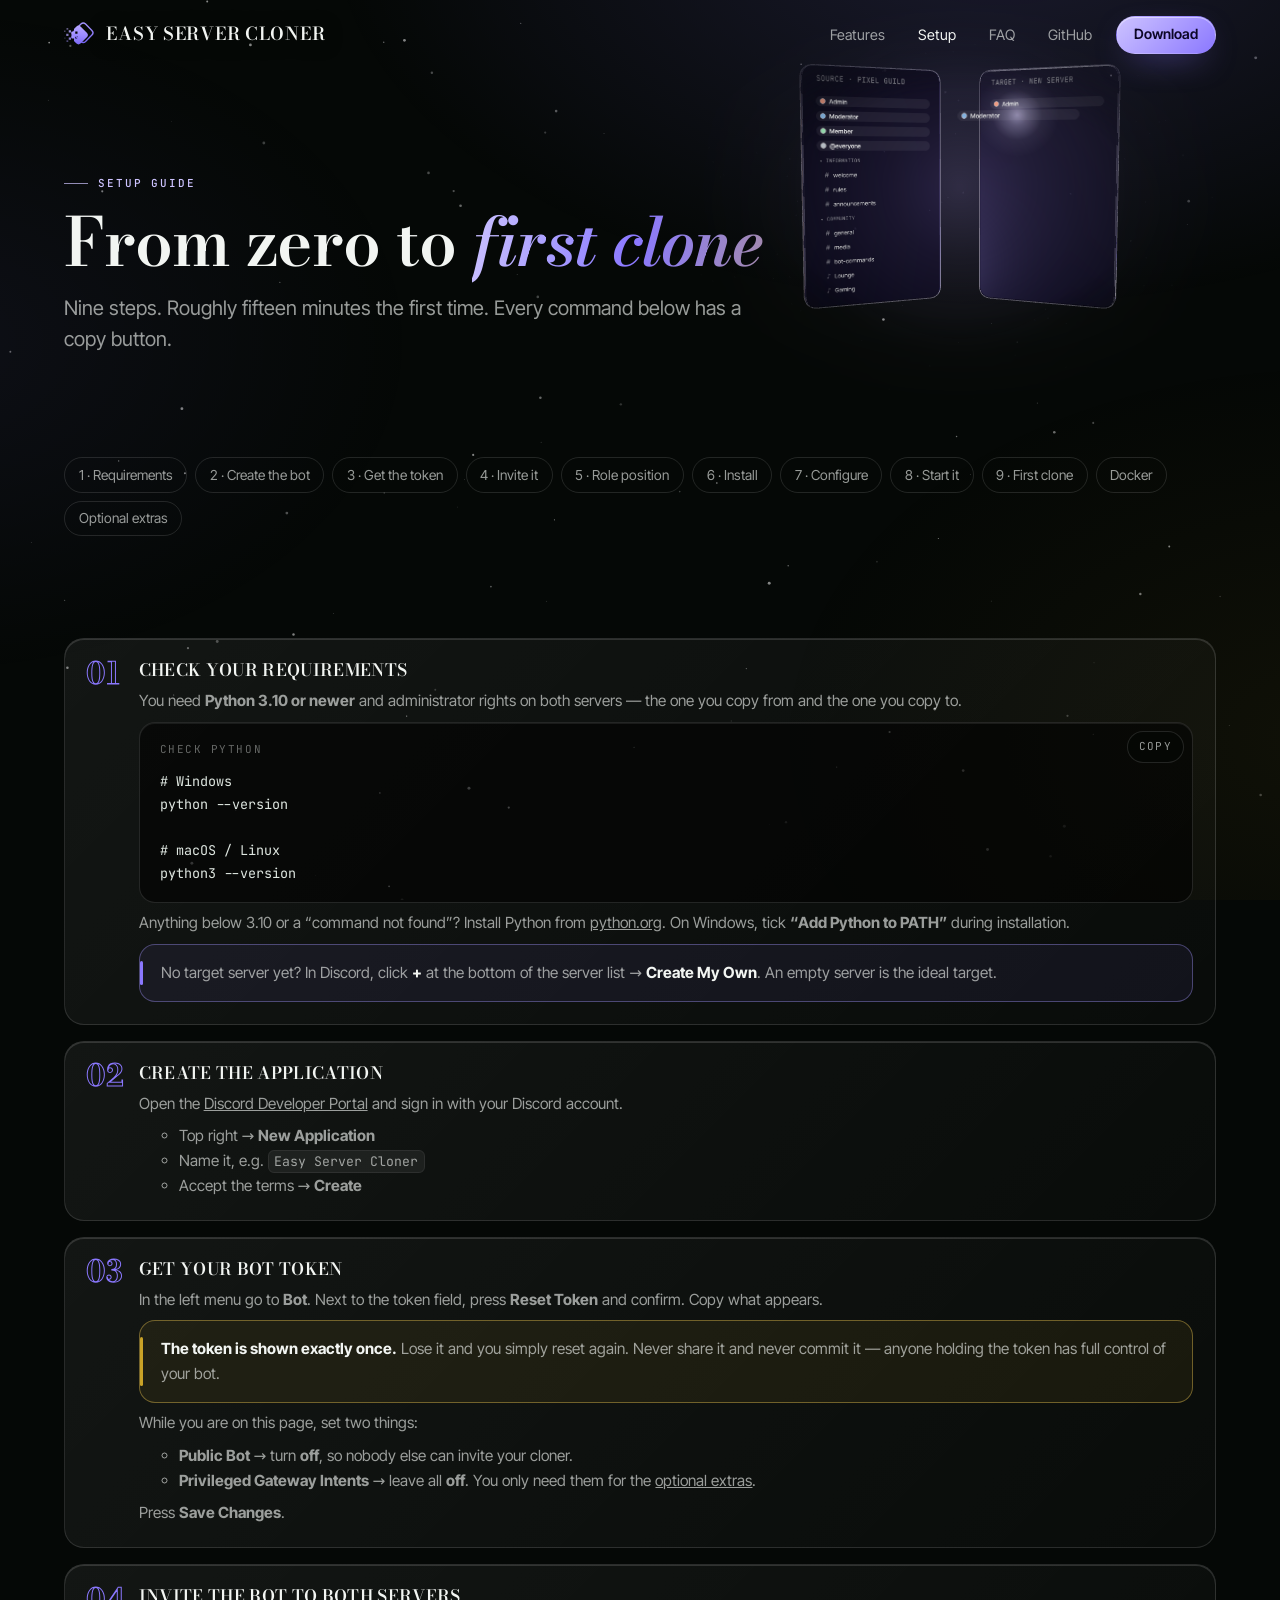
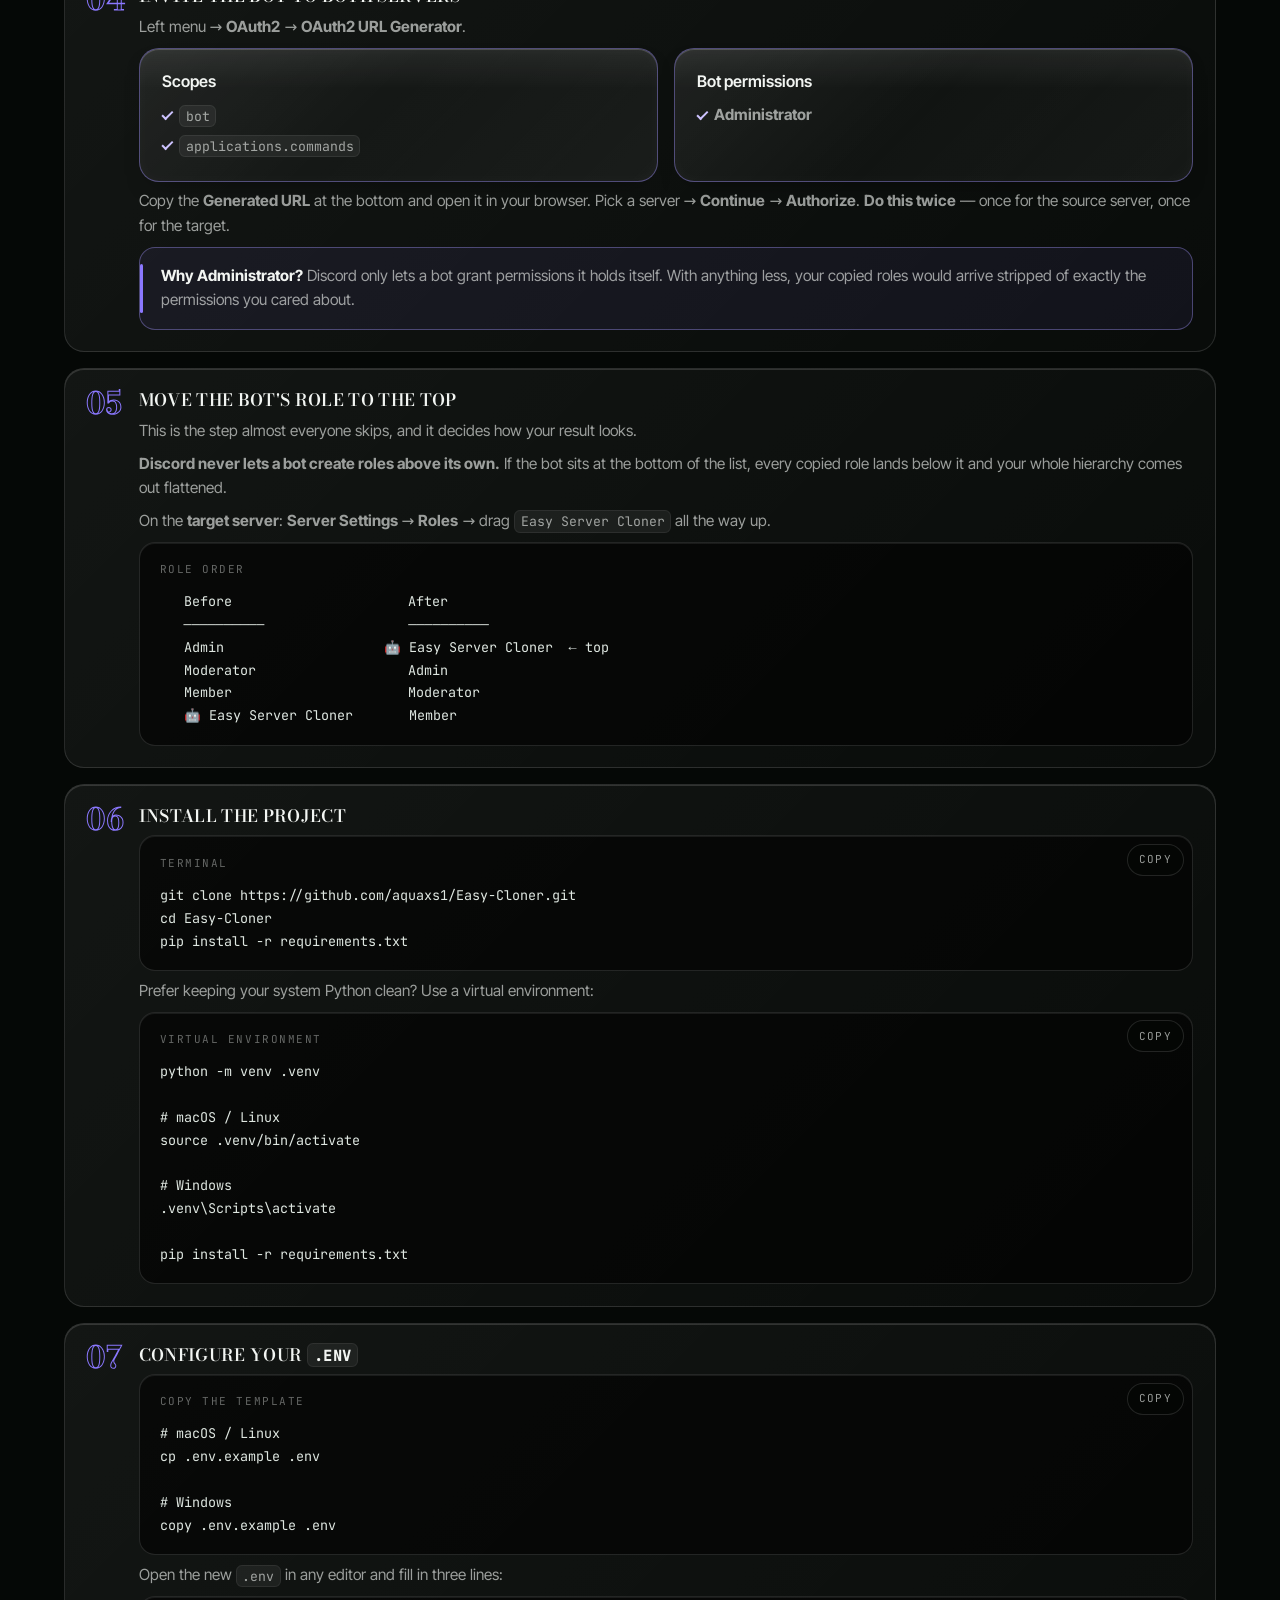
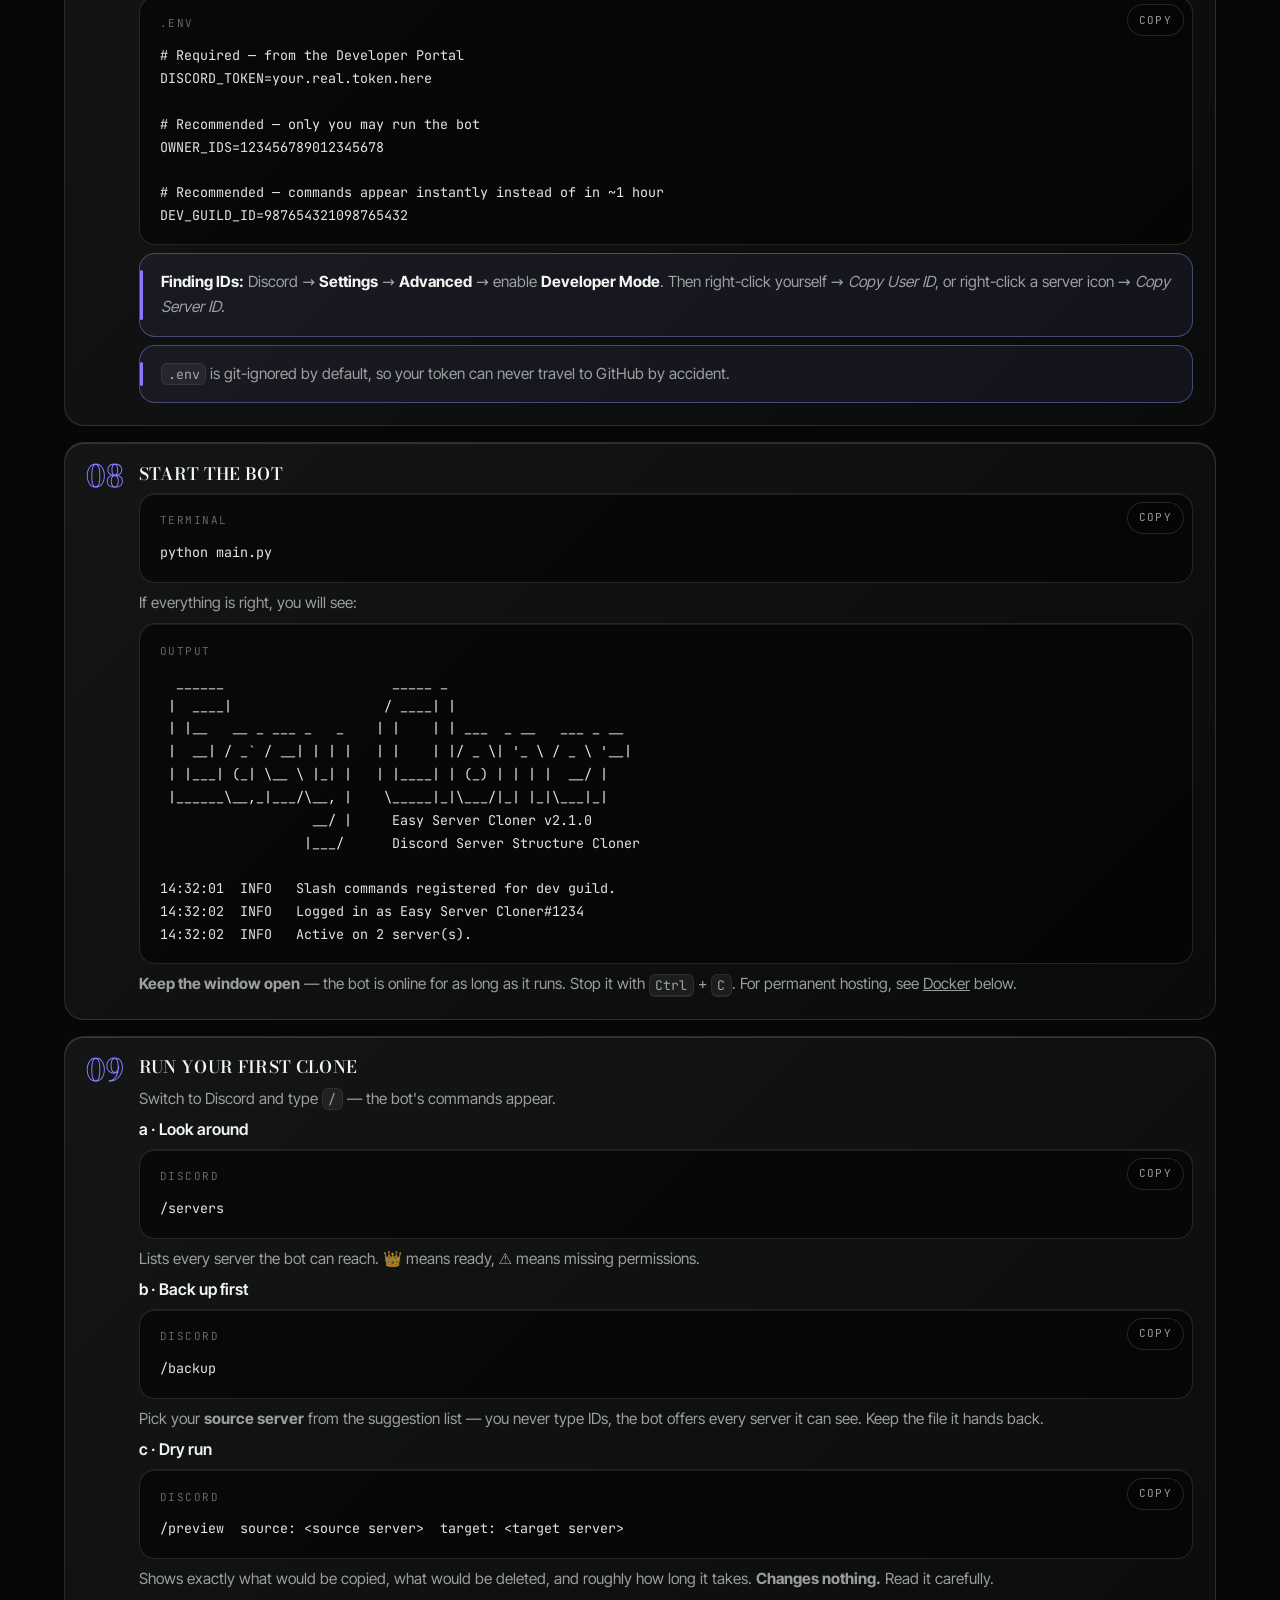
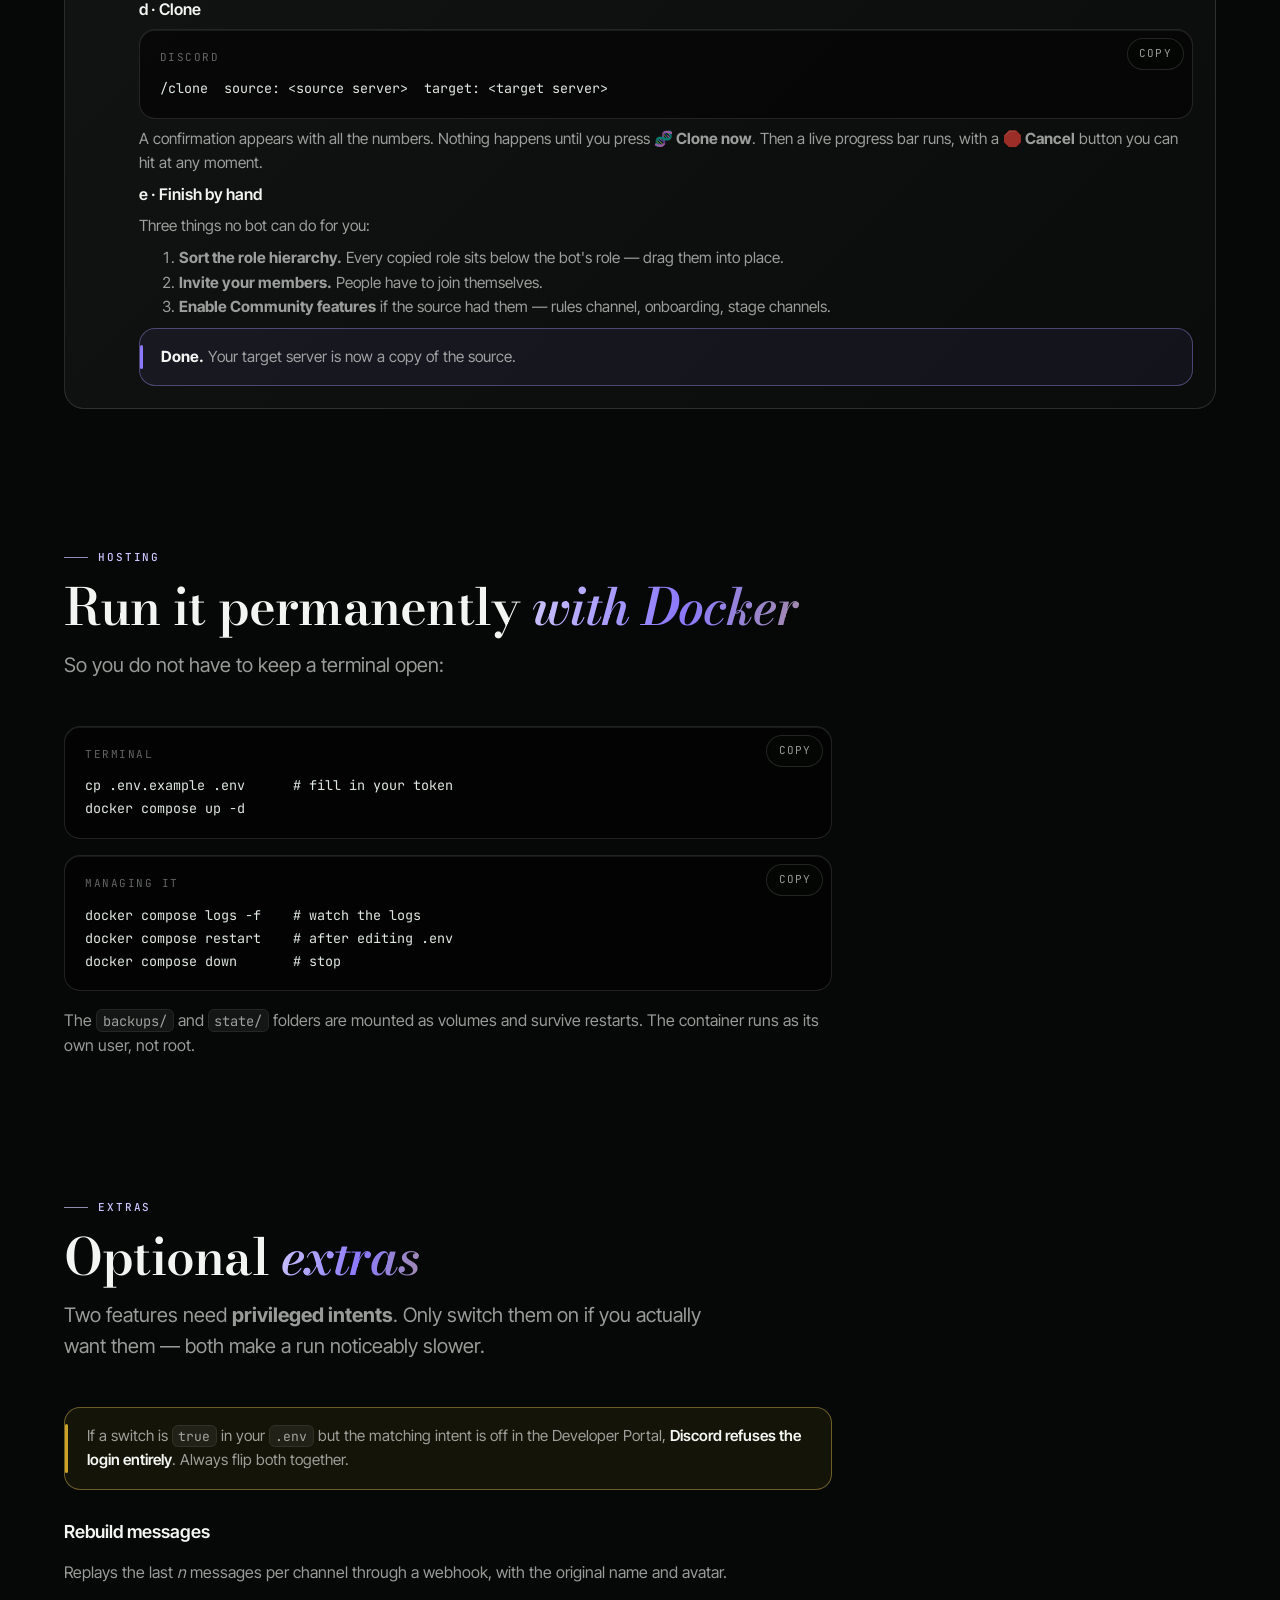
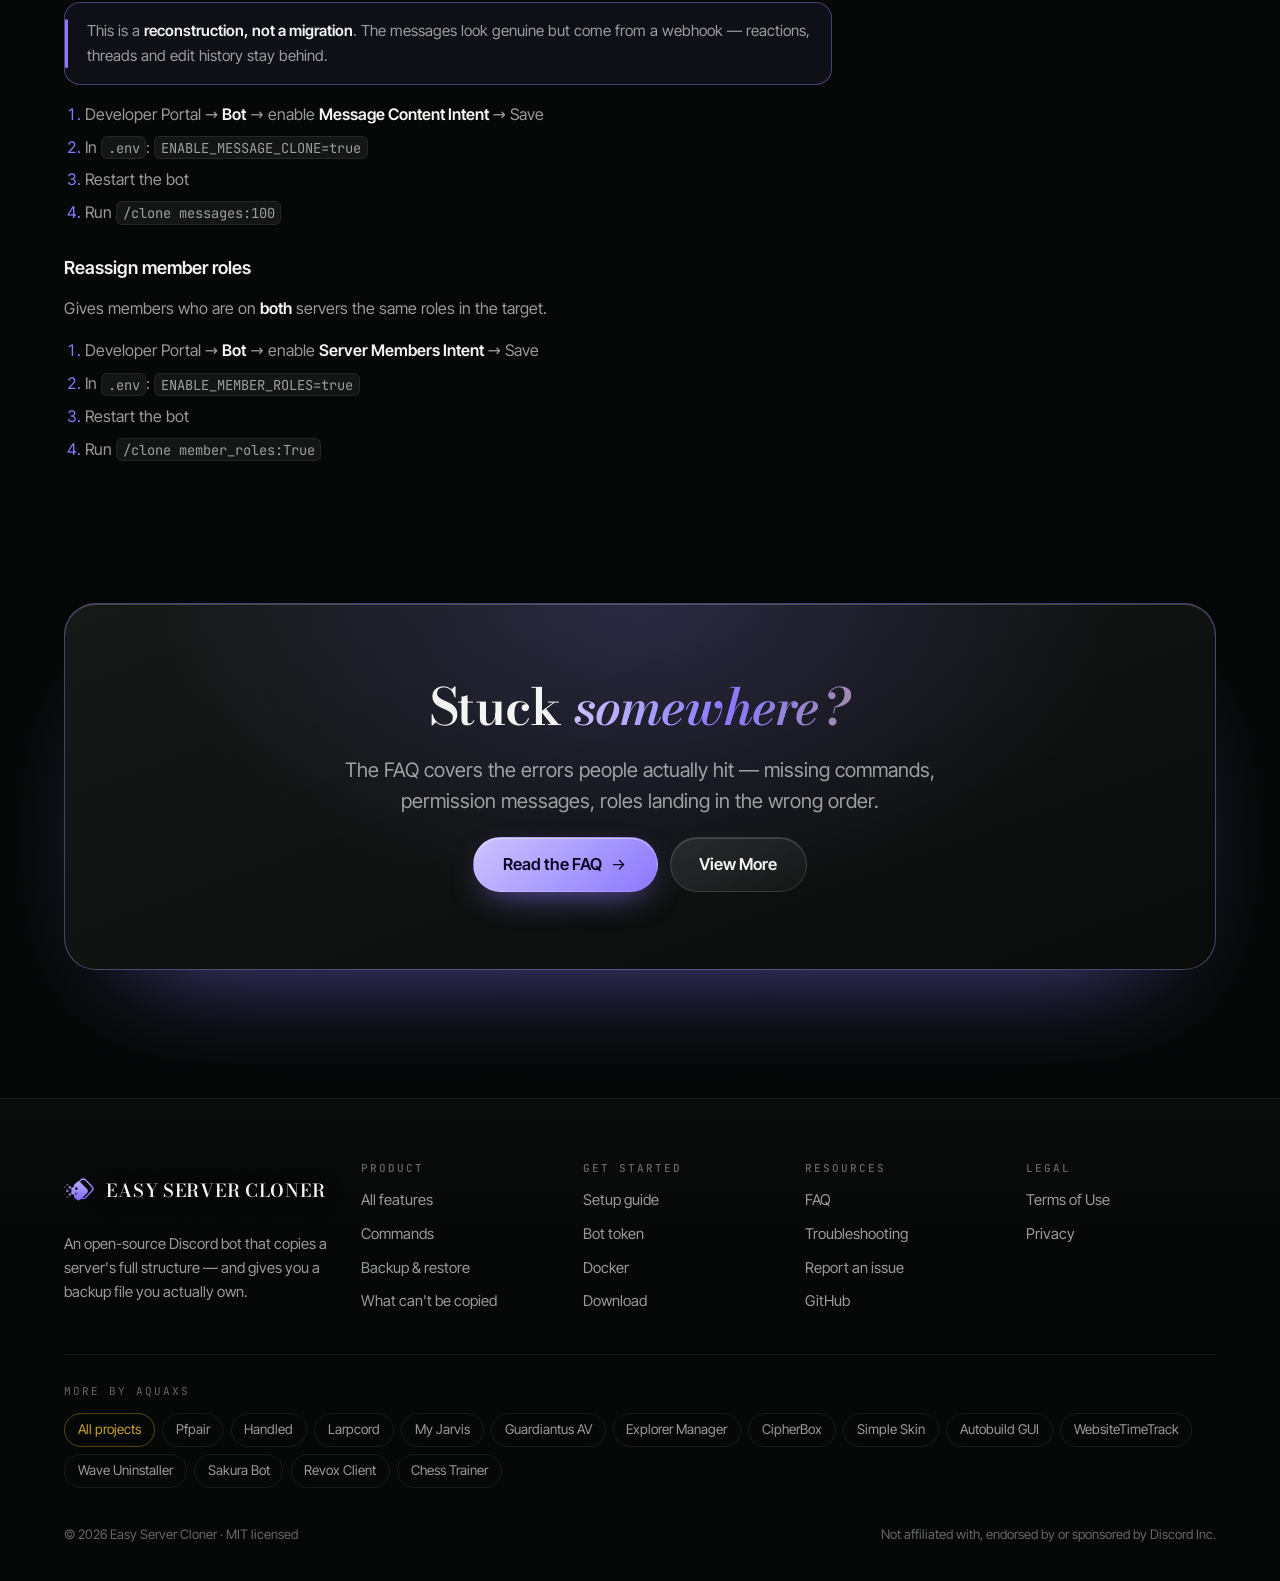
<file: site/setup.html>
<!DOCTYPE html>
<html lang="en">
<head>
  <meta charset="utf-8">
  <meta name="viewport" content="width=device-width, initial-scale=1">
  <title>Setup — Easy Server Cloner</title>
  <meta name="description" content="Step-by-step setup for Easy Server Cloner: create the bot, get your token, invite it, install the project and run your first clone.">
  <link rel="canonical" href="https://easy-cloner.vercel.app/setup">
  <meta name="theme-color" content="#050806">
  <meta name="color-scheme" content="dark">
  <meta property="og:type" content="website">
  <meta property="og:site_name" content="Easy Server Cloner">
  <meta property="og:title" content="Setup — Easy Server Cloner">
  <meta property="og:description" content="Step-by-step setup for Easy Server Cloner: create the bot, get your token, invite it, install the project and run your first clone.">
  <meta property="og:url" content="https://easy-cloner.vercel.app/setup">
  <meta property="og:image" content="https://easy-cloner.vercel.app/assets/img/og-image.png">
  <meta property="og:image:width" content="1200">
  <meta property="og:image:height" content="630">
  <meta name="twitter:card" content="summary_large_image">
  <link rel="icon" href="assets/img/logo.svg" type="image/svg+xml">
  <link rel="apple-touch-icon" href="assets/img/logo.png">
  <link rel="preload" href="assets/aqx/fonts/bodoni-moda-latin-600-normal.woff2" as="font" type="font/woff2" crossorigin>
  <link rel="preload" href="assets/aqx/fonts/inter-tight-latin-wght-normal.woff2" as="font" type="font/woff2" crossorigin>
  <link rel="stylesheet" href="assets/aqx/aqx.css">
  <link rel="stylesheet" href="assets/site.css">
  <script src="assets/aqx/boot.js"></script>
  <script type="module" src="assets/aqx/aqx.js"></script>
</head>
<body>
  <a class="skip" href="#main">Skip to content</a>
  <canvas class="aqx-sky" aria-hidden="true"></canvas>
  <div class="aqx-aura" aria-hidden="true"></div>
  <div class="aqx-progress" aria-hidden="true"></div>

  <header class="nav" data-stuck="false" data-open="false">
    <div class="nav-inner">
      <a class="brand" href="./" aria-label="Easy Server Cloner home"><img src="assets/img/logo.svg" alt="" width="32" height="32"><span>Easy Server Cloner</span></a>
      <button class="nav-toggle" type="button" aria-label="Menu" aria-expanded="false" aria-controls="nav-links"><span></span></button>
      <ul class="nav-links" id="nav-links">
        <li><a href="features">Features</a></li>
        <li><a href="setup" aria-current="page">Setup</a></li>
        <li><a href="faq">FAQ</a></li>
        <li><a href="https://github.com/aquaxs1/Easy-Cloner" rel="noopener">GitHub</a></li>
        <li><a class="btn btn-primary btn-sm" href="download">Download</a></li>
      </ul>
    </div>
  </header>

  <main id="main">
<header class="page-head">
      <div class="stage" data-scene="assets/scene.js" data-mode="mini" aria-hidden="true"><canvas></canvas></div>
      <div class="page-head-inner">
        <span class="eyebrow">Setup guide</span>
        <h1>From zero to <em>first clone</em></h1>
        <p class="lead">Nine steps. Roughly fifteen minutes the first time. Every command below has a copy button.</p>
      </div>
    </header>

    <section class="sec">
      <div class="wrap">
        <ul class="toc reveal">
          <li><a href="#requirements">1 · Requirements</a></li>
          <li><a href="#application">2 · Create the bot</a></li>
          <li><a href="#token">3 · Get the token</a></li>
          <li><a href="#invite">4 · Invite it</a></li>
          <li><a href="#hierarchy">5 · Role position</a></li>
          <li><a href="#install">6 · Install</a></li>
          <li><a href="#configure">7 · Configure</a></li>
          <li><a href="#run">8 · Start it</a></li>
          <li><a href="#first-clone">9 · First clone</a></li>
          <li><a href="#docker">Docker</a></li>
          <li><a href="#optional">Optional extras</a></li>
        </ul>
      </div>
    </section>

    <section class="sec" id="steps">
      <div class="wrap">
        <ol class="steps">
          <li id="requirements" class="reveal">
            <h3>Check your requirements</h3>
            <p>You need <strong>Python 3.10 or newer</strong> and administrator rights on both servers — the one you copy from and the one you copy to.</p>
            <pre data-label="check python"><code># Windows
python --version

# macOS / Linux
python3 --version</code></pre>
            <p>Anything below 3.10 or a “command not found”? Install Python from <a href="https://www.python.org/downloads/" rel="noopener">python.org</a>. On Windows, tick <strong>“Add Python to PATH”</strong> during installation.</p>
            <div class="note">
              <p>No target server yet? In Discord, click <strong>+</strong> at the bottom of the server list → <strong>Create My Own</strong>. An empty server is the ideal target.</p>
            </div>
          </li>
          <li id="application" class="reveal">
            <h3>Create the application</h3>
            <p>Open the <a href="https://discord.com/developers/applications" rel="noopener">Discord Developer Portal</a> and sign in with your Discord account.</p>
            <ul>
              <li>Top right → <strong>New Application</strong></li>
              <li>Name it, e.g. <code>Easy Server Cloner</code></li>
              <li>Accept the terms → <strong>Create</strong></li>
            </ul>
          </li>
          <li id="token" class="reveal">
            <h3>Get your bot token</h3>
            <p>In the left menu go to <strong>Bot</strong>. Next to the token field, press <strong>Reset Token</strong> and confirm. Copy what appears.</p>
            <div class="note warn">
              <p><strong>The token is shown exactly once.</strong> Lose it and you simply reset again. Never share it and never commit it — anyone holding the token has full control of your bot.</p>
            </div>
            <p>While you are on this page, set two things:</p>
            <ul>
              <li><strong>Public Bot</strong> → turn <strong>off</strong>, so nobody else can invite your cloner.</li>
              <li><strong>Privileged Gateway Intents</strong> → leave all <strong>off</strong>. You only need them for the <a href="#optional">optional extras</a>.</li>
            </ul>
            <p>Press <strong>Save Changes</strong>.</p>
          </li>
          <li id="invite" class="reveal">
            <h3>Invite the bot to both servers</h3>
            <p>Left menu → <strong>OAuth2</strong> → <strong>OAuth2 URL Generator</strong>.</p>
            <div class="cards" data-cols="2">
              <div class="card plus">
                <h4>Scopes</h4>
                <ul>
                  <li><code>bot</code></li>
                  <li><code>applications.commands</code></li>
                </ul>
              </div>
              <div class="card plus">
                <h4>Bot permissions</h4>
                <ul>
                  <li><strong>Administrator</strong></li>
                </ul>
              </div>
            </div>
            <p>Copy the <strong>Generated URL</strong> at the bottom and open it in your browser. Pick a server → <strong>Continue</strong> → <strong>Authorize</strong>. <strong>Do this twice</strong> — once for the source server, once for the target.</p>
            <div class="note">
              <p><strong>Why Administrator?</strong> Discord only lets a bot grant permissions it holds itself. With anything less, your copied roles would arrive stripped of exactly the permissions you cared about.</p>
            </div>
          </li>
          <li id="hierarchy" class="reveal">
            <h3>Move the bot's role to the top</h3>
            <p>This is the step almost everyone skips, and it decides how your result looks.</p>
            <p><strong>Discord never lets a bot create roles above its own.</strong> If the bot sits at the bottom of the list, every copied role lands below it and your whole hierarchy comes out flattened.</p>
            <p>On the <strong>target server</strong>: <strong>Server Settings</strong> → <strong>Roles</strong> → drag <code>Easy Server Cloner</code> all the way up.</p>
            <pre data-label="role order" data-nocopy=""><code>   Before                      After
   ──────────                  ──────────
   Admin                    🤖 Easy Server Cloner  ← top
   Moderator                   Admin
   Member                      Moderator
   🤖 Easy Server Cloner       Member</code></pre>
          </li>
          <li id="install" class="reveal">
            <h3>Install the project</h3>
            <pre data-label="terminal"><code>git clone https://github.com/aquaxs1/Easy-Cloner.git
cd Easy-Cloner
pip install -r requirements.txt</code></pre>
            <p>Prefer keeping your system Python clean? Use a virtual environment:</p>
            <pre data-label="virtual environment"><code>python -m venv .venv

# macOS / Linux
source .venv/bin/activate

# Windows
.venv\Scripts\activate

pip install -r requirements.txt</code></pre>
          </li>
          <li id="configure" class="reveal">
            <h3>Configure your <code>.env</code></h3>
            <pre data-label="copy the template"><code># macOS / Linux
cp .env.example .env

# Windows
copy .env.example .env</code></pre>
            <p>Open the new <code>.env</code> in any editor and fill in three lines:</p>
            <pre data-label=".env"><code># Required — from the Developer Portal
DISCORD_TOKEN=your.real.token.here

# Recommended — only you may run the bot
OWNER_IDS=123456789012345678

# Recommended — commands appear instantly instead of in ~1 hour
DEV_GUILD_ID=987654321098765432</code></pre>
            <div class="note">
              <p><strong>Finding IDs:</strong> Discord → <strong>Settings</strong> → <strong>Advanced</strong> → enable <strong>Developer Mode</strong>. Then right-click yourself → <em>Copy User ID</em>, or right-click a server icon → <em>Copy Server ID</em>.</p>
            </div>
            <div class="note">
              <p><code>.env</code> is git-ignored by default, so your token can never travel to GitHub by accident.</p>
            </div>
          </li>
          <li id="run" class="reveal">
            <h3>Start the bot</h3>
            <pre data-label="terminal"><code>python main.py</code></pre>
            <p>If everything is right, you will see:</p>
            <pre data-label="output" data-nocopy=""><code>  ______                     _____ _
 |  ____|                   / ____| |
 | |__   __ _ ___ _   _    | |    | | ___  _ __   ___ _ __
 |  __| / _` / __| | | |   | |    | |/ _ \| '_ \ / _ \ '__|
 | |___| (_| \__ \ |_| |   | |____| | (_) | | | |  __/ |
 |______\__,_|___/\__, |    \_____|_|\___/|_| |_|\___|_|
                   __/ |     Easy Server Cloner v2.1.0
                  |___/      Discord Server Structure Cloner

14:32:01  INFO   Slash commands registered for dev guild.
14:32:02  INFO   Logged in as Easy Server Cloner#1234
14:32:02  INFO   Active on 2 server(s).</code></pre>
            <p><strong>Keep the window open</strong> — the bot is online for as long as it runs. Stop it with <kbd>Ctrl</kbd> + <kbd>C</kbd>. For permanent hosting, see <a href="#docker">Docker</a> below.</p>
          </li>
          <li id="first-clone" class="reveal">
            <h3>Run your first clone</h3>
            <p>Switch to Discord and type <code>/</code> — the bot's commands appear.</p>
            <h4>a · Look around</h4>
            <pre data-label="discord"><code>/servers</code></pre>
            <p>Lists every server the bot can reach. 👑 means ready, ⚠️ means missing permissions.</p>
            <h4>b · Back up first</h4>
            <pre data-label="discord"><code>/backup</code></pre>
            <p>Pick your <strong>source server</strong> from the suggestion list — you never type IDs, the bot offers every server it can see. Keep the file it hands back.</p>
            <h4>c · Dry run</h4>
            <pre data-label="discord"><code>/preview  source: &lt;source server&gt;  target: &lt;target server&gt;</code></pre>
            <p>Shows exactly what would be copied, what would be deleted, and roughly how long it takes. <strong>Changes nothing.</strong> Read it carefully.</p>
            <h4>d · Clone</h4>
            <pre data-label="discord"><code>/clone  source: &lt;source server&gt;  target: &lt;target server&gt;</code></pre>
            <p>A confirmation appears with all the numbers. Nothing happens until you press <strong>🧬 Clone now</strong>. Then a live progress bar runs, with a <strong>🛑 Cancel</strong> button you can hit at any moment.</p>
            <h4>e · Finish by hand</h4>
            <p>Three things no bot can do for you:</p>
            <ol>
              <li><strong>Sort the role hierarchy.</strong> Every copied role sits below the bot's role — drag them into place.</li>
              <li><strong>Invite your members.</strong> People have to join themselves.</li>
              <li><strong>Enable Community features</strong> if the source had them — rules channel, onboarding, stage channels.</li>
            </ol>
            <div class="note">
              <p><strong>Done.</strong> Your target server is now a copy of the source.</p>
            </div>
          </li>
        </ol>
      </div>
    </section>

    <section class="sec" id="docker">
      <div class="wrap">
        <div class="sec-head reveal">
          <span class="eyebrow">Hosting</span>
          <h2>Run it permanently <em>with Docker</em></h2>
          <p class="lead">So you do not have to keep a terminal open:</p>
        </div>
        <div class="prose reveal">
          <pre data-label="terminal"><code>cp .env.example .env      # fill in your token
docker compose up -d</code></pre>
          <pre data-label="managing it"><code>docker compose logs -f    # watch the logs
docker compose restart    # after editing .env
docker compose down       # stop</code></pre>
          <p>The <code>backups/</code> and <code>state/</code> folders are mounted as volumes and survive restarts. The container runs as its own user, not root.</p>
        </div>
      </div>
    </section>

    <section class="sec" id="optional">
      <div class="wrap">
        <div class="sec-head reveal">
          <span class="eyebrow">Extras</span>
          <h2>Optional <em>extras</em></h2>
          <p class="lead">Two features need <strong>privileged intents</strong>. Only switch them on if you actually want them — both make a run noticeably slower.</p>
        </div>
        <div class="prose reveal">
          <div class="note warn">
            <p>If a switch is <code>true</code> in your <code>.env</code> but the matching intent is off in the Developer Portal, <strong>Discord refuses the login entirely</strong>. Always flip both together.</p>
          </div>
          <h3>Rebuild messages</h3>
          <p>Replays the last <em>n</em> messages per channel through a webhook, with the original name and avatar.</p>
          <div class="note">
            <p>This is a <strong>reconstruction, not a migration</strong>. The messages look genuine but come from a webhook — reactions, threads and edit history stay behind.</p>
          </div>
          <ol>
            <li>Developer Portal → <strong>Bot</strong> → enable <strong>Message Content Intent</strong> → Save</li>
            <li>In <code>.env</code>: <code>ENABLE_MESSAGE_CLONE=true</code></li>
            <li>Restart the bot</li>
            <li>Run <code>/clone messages:100</code></li>
          </ol>
          <h3>Reassign member roles</h3>
          <p>Gives members who are on <strong>both</strong> servers the same roles in the target.</p>
          <ol>
            <li>Developer Portal → <strong>Bot</strong> → enable <strong>Server Members Intent</strong> → Save</li>
            <li>In <code>.env</code>: <code>ENABLE_MEMBER_ROLES=true</code></li>
            <li>Restart the bot</li>
            <li>Run <code>/clone member_roles:True</code></li>
          </ol>
        </div>
      </div>
    </section>

    <section class="sec">
      <div class="wrap">
        <div class="cta reveal">
          <h2>Stuck <em>somewhere?</em></h2>
          <p class="lead">The FAQ covers the errors people actually hit — missing commands, permission messages, roles landing in the wrong order.</p>
          <div class="btn-row"><a class="btn btn-primary btn-lg" href="faq">Read the FAQ<svg viewBox="0 0 24 24" fill="none" stroke="currentColor" stroke-width="1.8" stroke-linecap="round" stroke-linejoin="round" aria-hidden="true"><path d="M5 12h14M13 6l6 6-6 6"/></svg></a><a class="btn btn-lg" href="features">View More</a></div>
        </div>
      </div>
    </section>
  </main>

  <footer class="footer">
    <div class="footer-inner">
      <div class="footer-top">
        <div class="footer-about">
          <a class="brand" href="./"><img src="assets/img/logo.svg" alt="" width="32" height="32" loading="lazy"><span>Easy Server Cloner</span></a>
          <p>An open-source Discord bot that copies a server's full structure — and gives you a backup file you actually own.</p>
        </div>
        <nav class="footer-col" aria-label="Product">
          <h2>Product</h2>
          <ul>
            <li><a href="features">All features</a></li>
            <li><a href="features#commands">Commands</a></li>
            <li><a href="features#backup">Backup &amp; restore</a></li>
            <li><a href="features#limits">What can&#x27;t be copied</a></li>
          </ul>
        </nav>
        <nav class="footer-col" aria-label="Get started">
          <h2>Get started</h2>
          <ul>
            <li><a href="setup">Setup guide</a></li>
            <li><a href="setup#token">Bot token</a></li>
            <li><a href="setup#docker">Docker</a></li>
            <li><a href="download">Download</a></li>
          </ul>
        </nav>
        <nav class="footer-col" aria-label="Resources">
          <h2>Resources</h2>
          <ul>
            <li><a href="faq">FAQ</a></li>
            <li><a href="faq#troubleshooting">Troubleshooting</a></li>
            <li><a href="https://github.com/aquaxs1/Easy-Cloner/issues" rel="noopener">Report an issue</a></li>
            <li><a href="https://github.com/aquaxs1/Easy-Cloner" rel="noopener">GitHub</a></li>
          </ul>
        </nav>
        <nav class="footer-col" aria-label="Legal">
          <h2>Legal</h2>
          <ul>
            <li><a href="terms">Terms of Use</a></li>
            <li><a href="terms#privacy">Privacy</a></li>
          </ul>
        </nav>
      </div>
      <div class="family">
        <span class="family-label">More by AquAxs</span>
        <ul>
          <li><a href="https://aqua.is-a.dev/portfolio" data-home rel="noopener">All projects</a></li>
          <li><a href="https://pfpair.app/" rel="noopener">Pfpair</a></li>
          <li><a href="https://handled-market.vercel.app/" rel="noopener">Handled</a></li>
          <li><a href="https://larpcorddc.vercel.app/" rel="noopener">Larpcord</a></li>
          <li><a href="https://mybluejarvis.vercel.app/" rel="noopener">My Jarvis</a></li>
          <li><a href="https://guardiantus-av.vercel.app/" rel="noopener">Guardiantus AV</a></li>
          <li><a href="https://explorer-manager.vercel.app/" rel="noopener">Explorer Manager</a></li>
          <li><a href="https://cipher-box-file-encrypter.vercel.app/" rel="noopener">CipherBox</a></li>
          <li><a href="https://simple-skin.vercel.app/" rel="noopener">Simple Skin</a></li>
          <li><a href="https://autobuild-gui.vercel.app/" rel="noopener">Autobuild GUI</a></li>
          <li><a href="https://timetrackerextension.vercel.app/" rel="noopener">WebsiteTimeTrack</a></li>
          <li><a href="https://wave-uninstaller.vercel.app/" rel="noopener">Wave Uninstaller</a></li>
          <li><a href="https://discord-sakurabot.vercel.app/" rel="noopener">Sakura Bot</a></li>
          <li><a href="https://revox-client.vercel.app/" rel="noopener">Revox Client</a></li>
          <li><a href="https://chesstrainer.cc.cd/" rel="noopener">Chess Trainer</a></li>
        </ul>
      </div>
      <div class="footer-legal">
        <p>© 2026 Easy Server Cloner · MIT licensed</p>
        <p>Not affiliated with, endorsed by or sponsored by Discord Inc.</p>
      </div>
    </div>
  </footer>
</body>
</html>
</file>
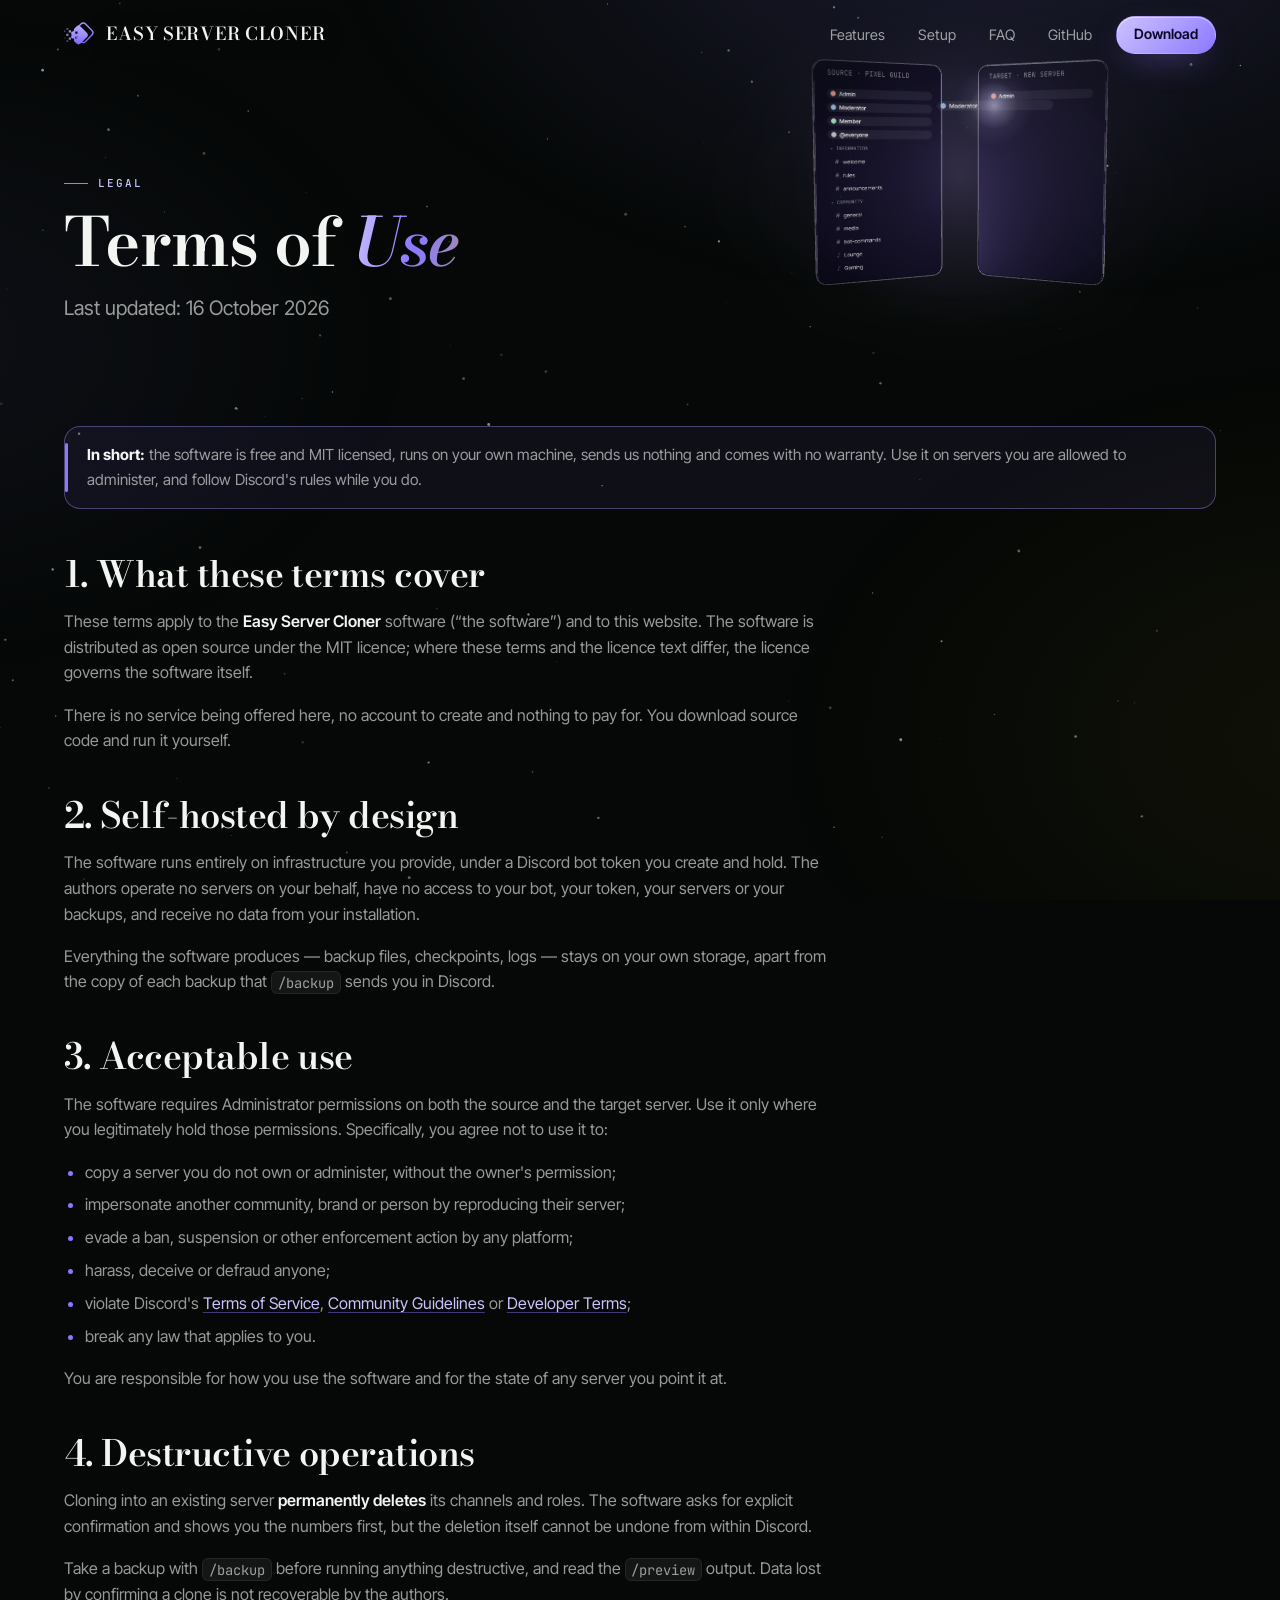
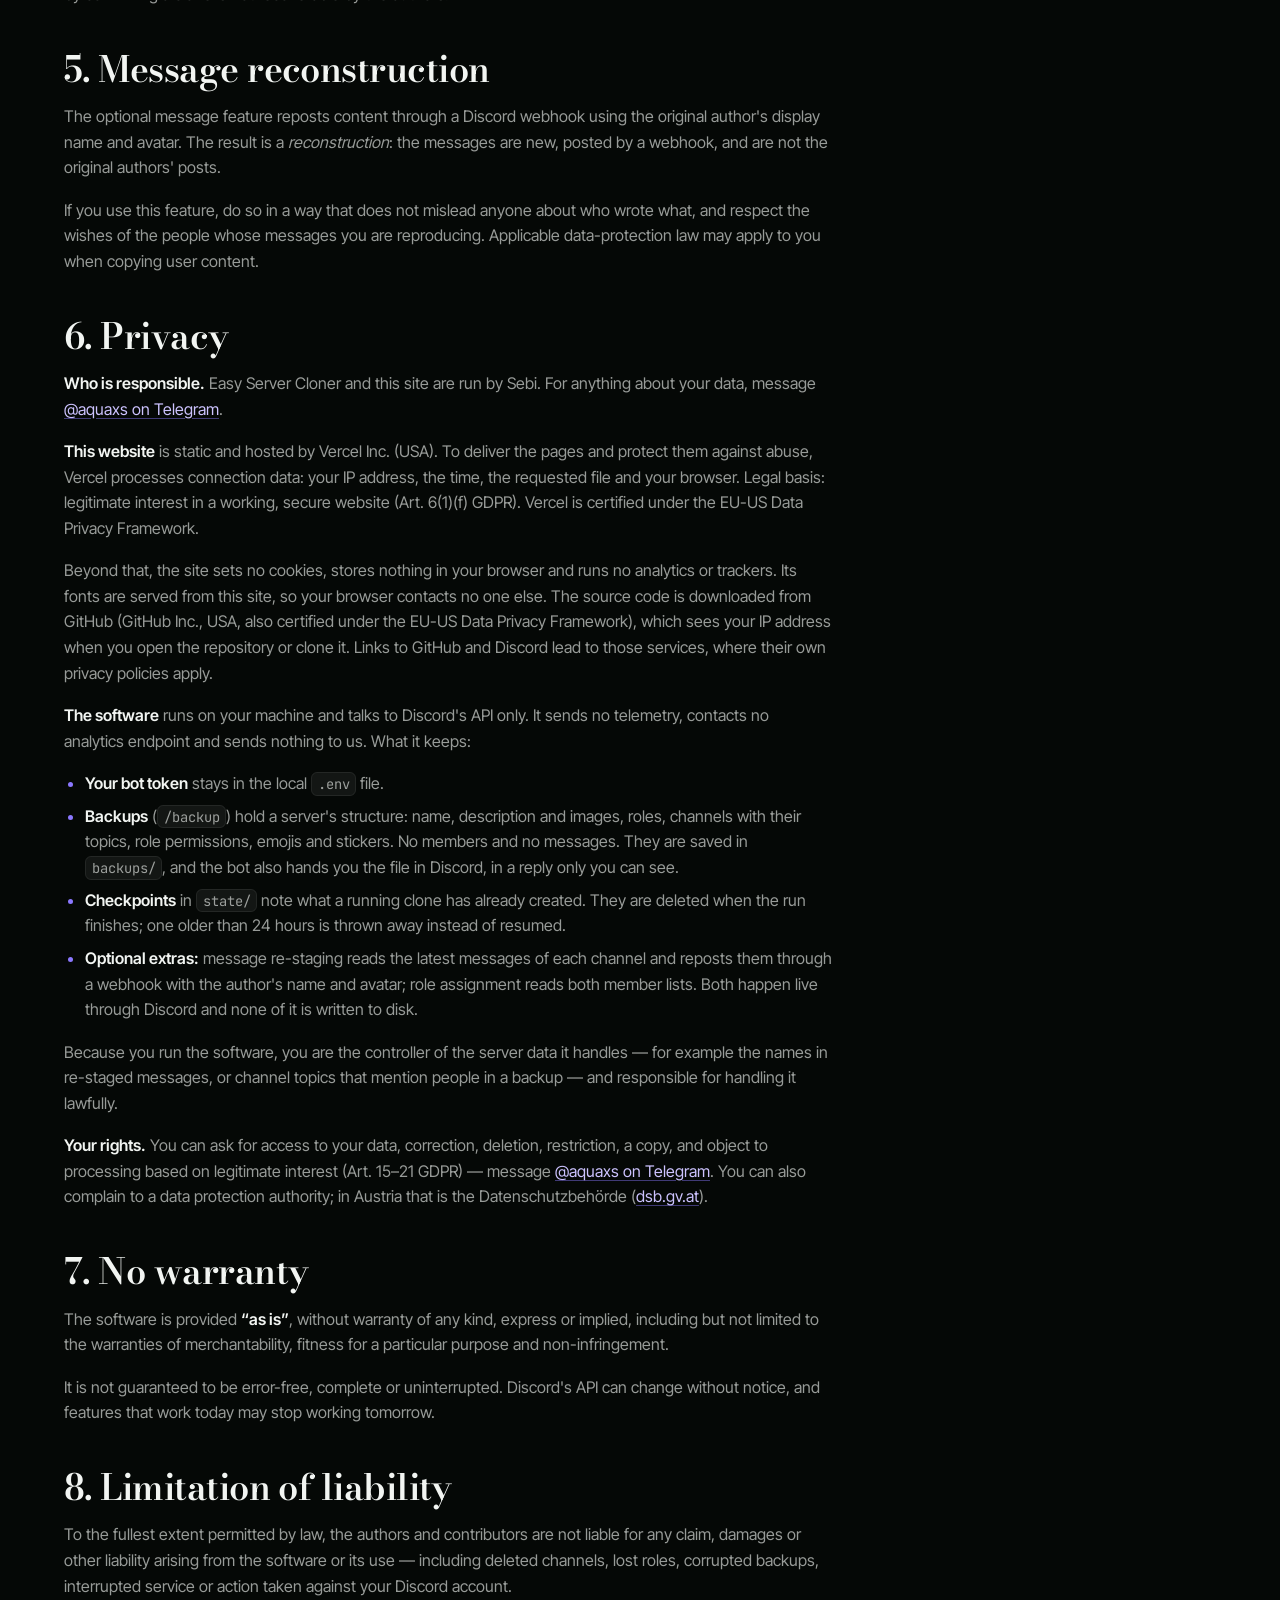
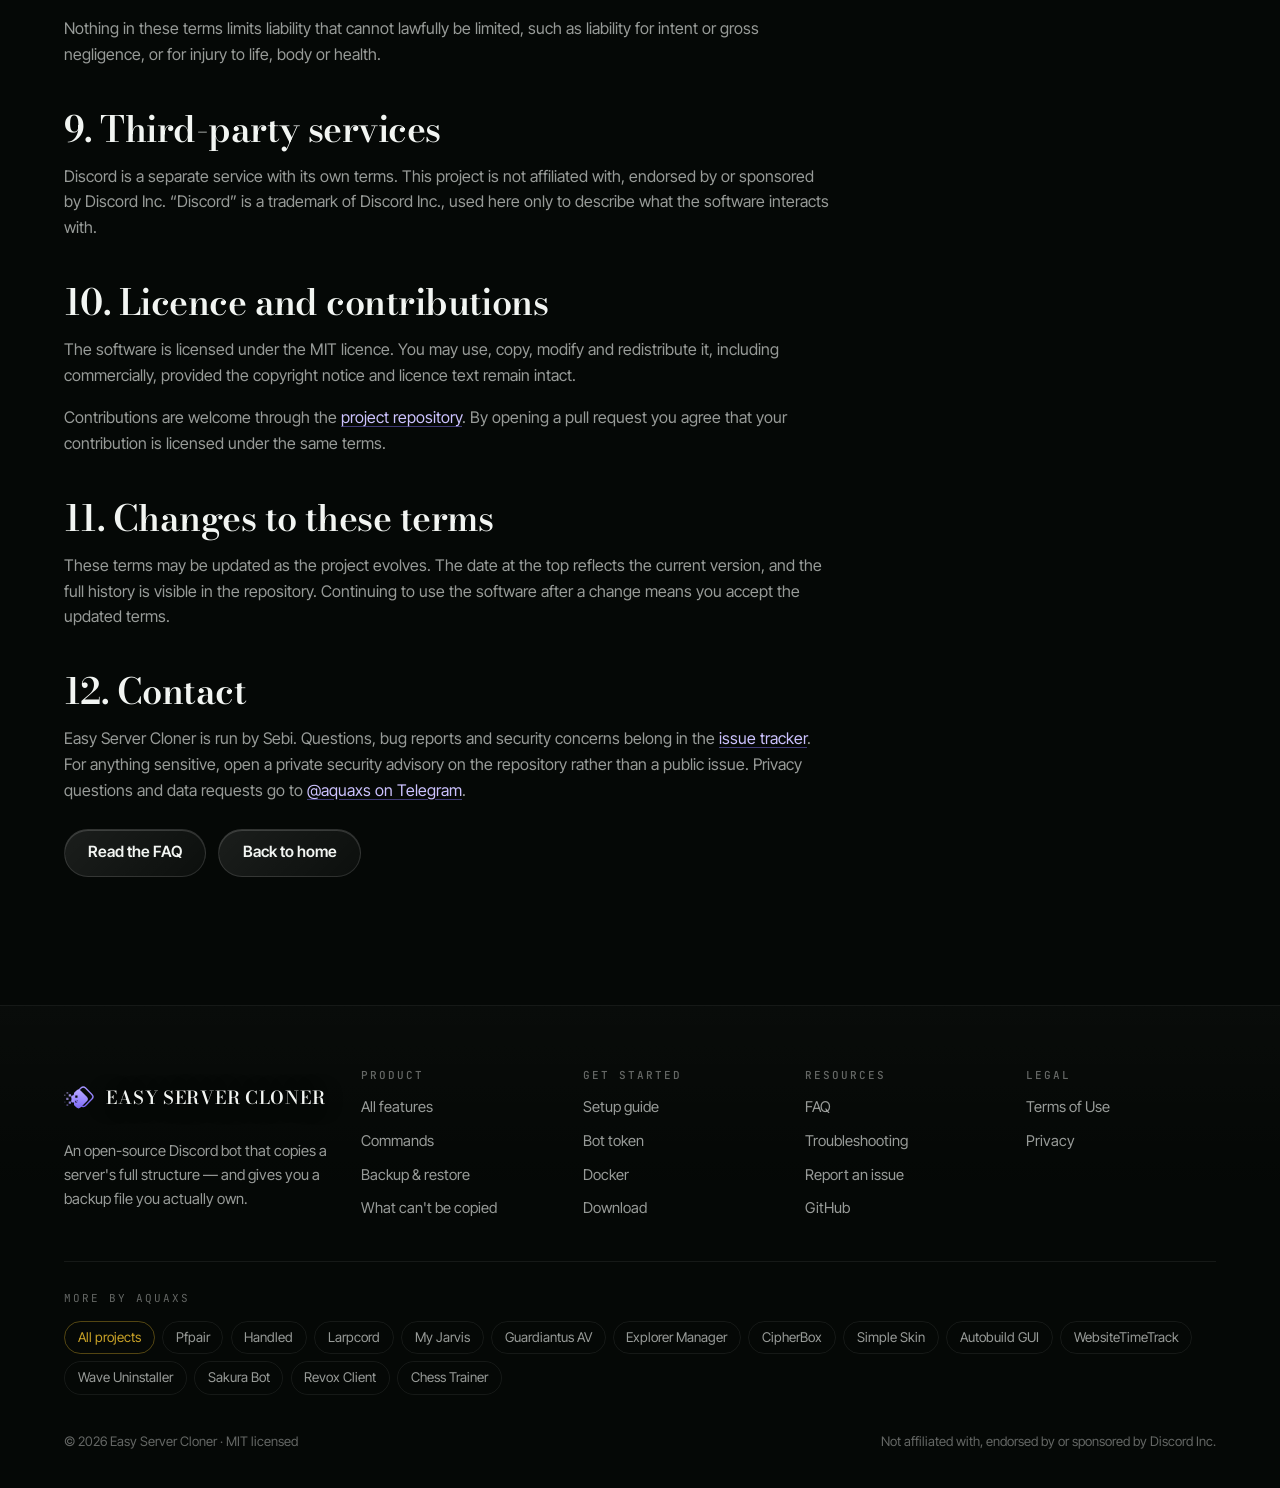
<file: site/terms.html>
<!DOCTYPE html>
<html lang="en">
<head>
  <meta charset="utf-8">
  <meta name="viewport" content="width=device-width, initial-scale=1">
  <title>Terms of Use — Easy Server Cloner</title>
  <meta name="description" content="Terms of use and privacy notice for the Easy Server Cloner software and this website.">
  <link rel="canonical" href="https://easy-cloner.vercel.app/terms">
  <meta name="theme-color" content="#050806">
  <meta name="color-scheme" content="dark">
  <meta property="og:type" content="website">
  <meta property="og:site_name" content="Easy Server Cloner">
  <meta property="og:title" content="Terms of Use — Easy Server Cloner">
  <meta property="og:description" content="Terms of use and privacy notice for the Easy Server Cloner software and this website.">
  <meta property="og:url" content="https://easy-cloner.vercel.app/terms">
  <meta property="og:image" content="https://easy-cloner.vercel.app/assets/img/og-image.png">
  <meta property="og:image:width" content="1200">
  <meta property="og:image:height" content="630">
  <meta name="twitter:card" content="summary_large_image">
  <link rel="icon" href="assets/img/logo.svg" type="image/svg+xml">
  <link rel="apple-touch-icon" href="assets/img/logo.png">
  <link rel="preload" href="assets/aqx/fonts/bodoni-moda-latin-600-normal.woff2" as="font" type="font/woff2" crossorigin>
  <link rel="preload" href="assets/aqx/fonts/inter-tight-latin-wght-normal.woff2" as="font" type="font/woff2" crossorigin>
  <link rel="stylesheet" href="assets/aqx/aqx.css">
  <link rel="stylesheet" href="assets/site.css">
  <script src="assets/aqx/boot.js"></script>
  <script type="module" src="assets/aqx/aqx.js"></script>
</head>
<body>
  <a class="skip" href="#main">Skip to content</a>
  <canvas class="aqx-sky" aria-hidden="true"></canvas>
  <div class="aqx-aura" aria-hidden="true"></div>
  <div class="aqx-progress" aria-hidden="true"></div>

  <header class="nav" data-stuck="false" data-open="false">
    <div class="nav-inner">
      <a class="brand" href="./" aria-label="Easy Server Cloner home"><img src="assets/img/logo.svg" alt="" width="32" height="32"><span>Easy Server Cloner</span></a>
      <button class="nav-toggle" type="button" aria-label="Menu" aria-expanded="false" aria-controls="nav-links"><span></span></button>
      <ul class="nav-links" id="nav-links">
        <li><a href="features">Features</a></li>
        <li><a href="setup">Setup</a></li>
        <li><a href="faq">FAQ</a></li>
        <li><a href="https://github.com/aquaxs1/Easy-Cloner" rel="noopener">GitHub</a></li>
        <li><a class="btn btn-primary btn-sm" href="download">Download</a></li>
      </ul>
    </div>
  </header>

  <main id="main">
<header class="page-head">
      <div class="stage" data-scene="assets/scene.js" data-mode="mini" aria-hidden="true"><canvas></canvas></div>
      <div class="page-head-inner">
        <span class="eyebrow">Legal</span>
        <h1>Terms of <em>Use</em></h1>
        <p class="lead">Last updated: 16 October 2026</p>
      </div>
    </header>

    <section class="sec">
      <div class="wrap">
        <div class="note reveal">
          <p><strong>In short:</strong> the software is free and MIT licensed, runs on your own machine, sends us nothing and comes with no warranty. Use it on servers you are allowed to administer, and follow Discord's rules while you do.</p>
        </div>
        <div class="prose reveal">
          <h2>1. What these terms cover</h2>
          <p>These terms apply to the <strong>Easy Server Cloner</strong> software (“the software”) and to this website. The software is distributed as open source under the MIT licence; where these terms and the licence text differ, the licence governs the software itself.</p>
          <p>There is no service being offered here, no account to create and nothing to pay for. You download source code and run it yourself.</p>
          <h2>2. Self-hosted by design</h2>
          <p>The software runs entirely on infrastructure you provide, under a Discord bot token you create and hold. The authors operate no servers on your behalf, have no access to your bot, your token, your servers or your backups, and receive no data from your installation.</p>
          <p>Everything the software produces — backup files, checkpoints, logs — stays on your own storage, apart from the copy of each backup that <code>/backup</code> sends you in Discord.</p>
          <h2>3. Acceptable use</h2>
          <p>The software requires Administrator permissions on both the source and the target server. Use it only where you legitimately hold those permissions. Specifically, you agree not to use it to:</p>
          <ul>
            <li>copy a server you do not own or administer, without the owner's permission;</li>
            <li>impersonate another community, brand or person by reproducing their server;</li>
            <li>evade a ban, suspension or other enforcement action by any platform;</li>
            <li>harass, deceive or defraud anyone;</li>
            <li>violate Discord's <a href="https://discord.com/terms" rel="noopener">Terms of Service</a>, <a href="https://discord.com/guidelines" rel="noopener">Community Guidelines</a> or <a href="https://discord.com/developers/docs/policies-and-agreements/developer-terms-of-service" rel="noopener">Developer Terms</a>;</li>
            <li>break any law that applies to you.</li>
          </ul>
          <p>You are responsible for how you use the software and for the state of any server you point it at.</p>
          <h2>4. Destructive operations</h2>
          <p>Cloning into an existing server <strong>permanently deletes</strong> its channels and roles. The software asks for explicit confirmation and shows you the numbers first, but the deletion itself cannot be undone from within Discord.</p>
          <p>Take a backup with <code>/backup</code> before running anything destructive, and read the <code>/preview</code> output. Data lost by confirming a clone is not recoverable by the authors.</p>
          <h2>5. Message reconstruction</h2>
          <p>The optional message feature reposts content through a Discord webhook using the original author's display name and avatar. The result is a <em>reconstruction</em>: the messages are new, posted by a webhook, and are not the original authors' posts.</p>
          <p>If you use this feature, do so in a way that does not mislead anyone about who wrote what, and respect the wishes of the people whose messages you are reproducing. Applicable data-protection law may apply to you when copying user content.</p>
          <h2 id="privacy">6. Privacy</h2>
          <p><strong>Who is responsible.</strong> Easy Server Cloner and this site are run by Sebi. For anything about your data, message <a href="https://t.me/aquaxs" rel="noopener">@aquaxs on Telegram</a>.</p>
          <p><strong>This website</strong> is static and hosted by Vercel Inc. (USA). To deliver the pages and protect them against abuse, Vercel processes connection data: your IP address, the time, the requested file and your browser. Legal basis: legitimate interest in a working, secure website (Art. 6(1)(f) GDPR). Vercel is certified under the EU-US Data Privacy Framework.</p>
          <p>Beyond that, the site sets no cookies, stores nothing in your browser and runs no analytics or trackers. Its fonts are served from this site, so your browser contacts no one else. The source code is downloaded from GitHub (GitHub Inc., USA, also certified under the EU-US Data Privacy Framework), which sees your IP address when you open the repository or clone it. Links to GitHub and Discord lead to those services, where their own privacy policies apply.</p>
          <p><strong>The software</strong> runs on your machine and talks to Discord's API only. It sends no telemetry, contacts no analytics endpoint and sends nothing to us. What it keeps:</p>
          <ul>
            <li><strong>Your bot token</strong> stays in the local <code>.env</code> file.</li>
            <li><strong>Backups</strong> (<code>/backup</code>) hold a server's structure: name, description and images, roles, channels with their topics, role permissions, emojis and stickers. No members and no messages. They are saved in <code>backups/</code>, and the bot also hands you the file in Discord, in a reply only you can see.</li>
            <li><strong>Checkpoints</strong> in <code>state/</code> note what a running clone has already created. They are deleted when the run finishes; one older than 24 hours is thrown away instead of resumed.</li>
            <li><strong>Optional extras:</strong> message re-staging reads the latest messages of each channel and reposts them through a webhook with the author's name and avatar; role assignment reads both member lists. Both happen live through Discord and none of it is written to disk.</li>
          </ul>
          <p>Because you run the software, you are the controller of the server data it handles — for example the names in re-staged messages, or channel topics that mention people in a backup — and responsible for handling it lawfully.</p>
          <p><strong>Your rights.</strong> You can ask for access to your data, correction, deletion, restriction, a copy, and object to processing based on legitimate interest (Art. 15–21 GDPR) — message <a href="https://t.me/aquaxs" rel="noopener">@aquaxs on Telegram</a>. You can also complain to a data protection authority; in Austria that is the Datenschutzbehörde (<a href="https://www.dsb.gv.at" rel="noopener">dsb.gv.at</a>).</p>
          <h2>7. No warranty</h2>
          <p>The software is provided <strong>“as is”</strong>, without warranty of any kind, express or implied, including but not limited to the warranties of merchantability, fitness for a particular purpose and non-infringement.</p>
          <p>It is not guaranteed to be error-free, complete or uninterrupted. Discord's API can change without notice, and features that work today may stop working tomorrow.</p>
          <h2>8. Limitation of liability</h2>
          <p>To the fullest extent permitted by law, the authors and contributors are not liable for any claim, damages or other liability arising from the software or its use — including deleted channels, lost roles, corrupted backups, interrupted service or action taken against your Discord account.</p>
          <p>Nothing in these terms limits liability that cannot lawfully be limited, such as liability for intent or gross negligence, or for injury to life, body or health.</p>
          <h2>9. Third-party services</h2>
          <p>Discord is a separate service with its own terms. This project is not affiliated with, endorsed by or sponsored by Discord Inc. “Discord” is a trademark of Discord Inc., used here only to describe what the software interacts with.</p>
          <h2>10. Licence and contributions</h2>
          <p>The software is licensed under the MIT licence. You may use, copy, modify and redistribute it, including commercially, provided the copyright notice and licence text remain intact.</p>
          <p>Contributions are welcome through the <a href="https://github.com/aquaxs1/Easy-Cloner" rel="noopener">project repository</a>. By opening a pull request you agree that your contribution is licensed under the same terms.</p>
          <h2>11. Changes to these terms</h2>
          <p>These terms may be updated as the project evolves. The date at the top reflects the current version, and the full history is visible in the repository. Continuing to use the software after a change means you accept the updated terms.</p>
          <h2 id="contact">12. Contact</h2>
          <p>Easy Server Cloner is run by Sebi. Questions, bug reports and security concerns belong in the <a href="https://github.com/aquaxs1/Easy-Cloner/issues" rel="noopener">issue tracker</a>. For anything sensitive, open a private security advisory on the repository rather than a public issue. Privacy questions and data requests go to <a href="https://t.me/aquaxs" rel="noopener">@aquaxs on Telegram</a>.</p>
        </div>
        <div class="btn-row reveal"><a class="btn" href="faq">Read the FAQ</a> <a class="btn" href="./">Back to home</a></div>
      </div>
    </section>
  </main>

  <footer class="footer">
    <div class="footer-inner">
      <div class="footer-top">
        <div class="footer-about">
          <a class="brand" href="./"><img src="assets/img/logo.svg" alt="" width="32" height="32" loading="lazy"><span>Easy Server Cloner</span></a>
          <p>An open-source Discord bot that copies a server's full structure — and gives you a backup file you actually own.</p>
        </div>
        <nav class="footer-col" aria-label="Product">
          <h2>Product</h2>
          <ul>
            <li><a href="features">All features</a></li>
            <li><a href="features#commands">Commands</a></li>
            <li><a href="features#backup">Backup &amp; restore</a></li>
            <li><a href="features#limits">What can&#x27;t be copied</a></li>
          </ul>
        </nav>
        <nav class="footer-col" aria-label="Get started">
          <h2>Get started</h2>
          <ul>
            <li><a href="setup">Setup guide</a></li>
            <li><a href="setup#token">Bot token</a></li>
            <li><a href="setup#docker">Docker</a></li>
            <li><a href="download">Download</a></li>
          </ul>
        </nav>
        <nav class="footer-col" aria-label="Resources">
          <h2>Resources</h2>
          <ul>
            <li><a href="faq">FAQ</a></li>
            <li><a href="faq#troubleshooting">Troubleshooting</a></li>
            <li><a href="https://github.com/aquaxs1/Easy-Cloner/issues" rel="noopener">Report an issue</a></li>
            <li><a href="https://github.com/aquaxs1/Easy-Cloner" rel="noopener">GitHub</a></li>
          </ul>
        </nav>
        <nav class="footer-col" aria-label="Legal">
          <h2>Legal</h2>
          <ul>
            <li><a href="terms">Terms of Use</a></li>
            <li><a href="terms#privacy">Privacy</a></li>
          </ul>
        </nav>
      </div>
      <div class="family">
        <span class="family-label">More by AquAxs</span>
        <ul>
          <li><a href="https://aqua.is-a.dev/portfolio" data-home rel="noopener">All projects</a></li>
          <li><a href="https://pfpair.app/" rel="noopener">Pfpair</a></li>
          <li><a href="https://handled-market.vercel.app/" rel="noopener">Handled</a></li>
          <li><a href="https://larpcorddc.vercel.app/" rel="noopener">Larpcord</a></li>
          <li><a href="https://mybluejarvis.vercel.app/" rel="noopener">My Jarvis</a></li>
          <li><a href="https://guardiantus-av.vercel.app/" rel="noopener">Guardiantus AV</a></li>
          <li><a href="https://explorer-manager.vercel.app/" rel="noopener">Explorer Manager</a></li>
          <li><a href="https://cipher-box-file-encrypter.vercel.app/" rel="noopener">CipherBox</a></li>
          <li><a href="https://simple-skin.vercel.app/" rel="noopener">Simple Skin</a></li>
          <li><a href="https://autobuild-gui.vercel.app/" rel="noopener">Autobuild GUI</a></li>
          <li><a href="https://timetrackerextension.vercel.app/" rel="noopener">WebsiteTimeTrack</a></li>
          <li><a href="https://wave-uninstaller.vercel.app/" rel="noopener">Wave Uninstaller</a></li>
          <li><a href="https://discord-sakurabot.vercel.app/" rel="noopener">Sakura Bot</a></li>
          <li><a href="https://revox-client.vercel.app/" rel="noopener">Revox Client</a></li>
          <li><a href="https://chesstrainer.cc.cd/" rel="noopener">Chess Trainer</a></li>
        </ul>
      </div>
      <div class="footer-legal">
        <p>© 2026 Easy Server Cloner · MIT licensed</p>
        <p>Not affiliated with, endorsed by or sponsored by Discord Inc.</p>
      </div>
    </div>
  </footer>
</body>
</html>
</file>
<file: site/assets/aqx/aqx.css>
/*
 * AQX — the shared look of the AquAxs project sites.
 *
 * Taken from aqua.is-a.dev: a black canvas with slow white dots, glass cards
 * that tilt towards the pointer, Bodoni Moda for display type, Inter Tight for
 * text and JetBrains Mono for labels. Every project sets its own accent with
 * --ac / --ac-hi in its site.css; nothing else changes between sites.
 *
 * No external requests: fonts are served from ./fonts.
 */

/* ------------------------------------------------------------------ Fonts */

@font-face {
  font-family: 'Bodoni Moda';
  font-style: normal;
  font-weight: 600;
  font-display: swap;
  src: url('fonts/bodoni-moda-latin-600-normal.woff2') format('woff2');
}

@font-face {
  font-family: 'Bodoni Moda';
  font-style: italic;
  font-weight: 600;
  font-display: swap;
  src: url('fonts/bodoni-moda-latin-600-italic.woff2') format('woff2');
}

@font-face {
  font-family: 'Bodoni Moda';
  font-style: normal;
  font-weight: 700;
  font-display: swap;
  src: url('fonts/bodoni-moda-latin-700-normal.woff2') format('woff2');
}

@font-face {
  font-family: 'Inter Tight';
  font-style: normal;
  font-weight: 100 900;
  font-display: swap;
  src: url('fonts/inter-tight-latin-wght-normal.woff2') format('woff2');
}

@font-face {
  font-family: 'JetBrains Mono';
  font-style: normal;
  font-weight: 400;
  font-display: swap;
  src: url('fonts/jetbrains-mono-latin-400-normal.woff2') format('woff2');
}

@font-face {
  font-family: 'JetBrains Mono';
  font-style: normal;
  font-weight: 500;
  font-display: swap;
  src: url('fonts/jetbrains-mono-latin-500-normal.woff2') format('woff2');
}

/* ----------------------------------------------------------------- Tokens */

:root {
  --canvas: #050806;
  --fg: #f2f5f2;
  --muted: rgba(242, 245, 242, 0.62);
  --faint: rgba(242, 245, 242, 0.4);
  --glass: rgba(255, 255, 255, 0.05);
  --line: rgba(255, 255, 255, 0.12);
  --line-soft: rgba(255, 255, 255, 0.07);
  --gold: #c9a227;
  --bad: #ff6b6b;

  /* The project's accent. site.css overrides these two. */
  --ac: #3be07a;
  --ac-hi: #7df0a8;
  --ac-ink: #04120a;

  --font-display: 'Bodoni Moda', 'Bodoni 72', Didot, 'Times New Roman', serif;
  --font-body: 'Inter Tight', system-ui, -apple-system, 'Segoe UI', sans-serif;
  --font-mono: 'JetBrains Mono', ui-monospace, 'SF Mono', Consolas, monospace;

  --shell-pad: clamp(1.25rem, 4vw, 3rem);
  --maxw: 72rem;
  --radius: 20px;
  --ease: cubic-bezier(0.22, 0.7, 0.2, 1);
}

/* ------------------------------------------------------------------- Base */

*,
*::before,
*::after {
  box-sizing: border-box;
}

html {
  background-color: var(--canvas);
  color-scheme: dark;
  -webkit-text-size-adjust: 100%;
  text-size-adjust: 100%;
  scroll-padding-top: 5.5rem;
}

body {
  margin: 0;
  /* No background of its own: it would cover the fixed layers behind it. */
  background: transparent;
  color: var(--fg);
  font-family: var(--font-body);
  font-size: 1rem;
  line-height: 1.6;
  min-height: 100svh;
  overflow-x: hidden;
  overflow-x: clip;
  -webkit-font-smoothing: antialiased;
  text-rendering: optimizeLegibility;
}

::selection {
  background: var(--ac);
  color: var(--ac-ink);
}

:focus-visible {
  outline: 2px solid var(--ac-hi);
  outline-offset: 3px;
  border-radius: 6px;
}

img,
svg,
canvas,
video {
  max-width: 100%;
}

img {
  height: auto;
}

a {
  color: inherit;
}

h1,
h2,
h3,
h4,
p,
ul,
ol,
figure,
dl,
dd {
  margin: 0;
}

button {
  font: inherit;
  color: inherit;
}

[hidden] {
  display: none !important;
}

.sr-only {
  position: absolute;
  width: 1px;
  height: 1px;
  overflow: hidden;
  clip: rect(0 0 0 0);
  white-space: nowrap;
}

.skip {
  position: fixed;
  left: 1rem;
  top: -4rem;
  z-index: 200;
  padding: 0.6rem 1rem;
  border-radius: 10px;
  background: var(--fg);
  color: var(--canvas);
  text-decoration: none;
  transition: top 160ms ease;
}

.skip:focus {
  top: 1rem;
}

/* ------------------------------------------------------- Background layers */

/* The portfolio's sky: slow white dots on black, never clickable. */
.aqx-sky {
  position: fixed;
  inset: 0;
  width: 100%;
  height: 100%;
  z-index: -2;
  pointer-events: none;
}

/* A faint wash of the accent, so black does not read as empty. */
.aqx-aura {
  position: fixed;
  inset: 0;
  z-index: -1;
  pointer-events: none;
  background:
    radial-gradient(60rem 34rem at 78% -8%, color-mix(in srgb, var(--ac) 16%, transparent), transparent 70%),
    radial-gradient(44rem 30rem at -6% 38%, color-mix(in srgb, var(--ac) 7%, transparent), transparent 70%),
    radial-gradient(50rem 34rem at 104% 82%, color-mix(in srgb, var(--gold) 6%, transparent), transparent 70%);
}

/* The reading position: a hairline that grows with the scroll. */
.aqx-progress {
  position: fixed;
  inset: 0 0 auto 0;
  height: 2px;
  z-index: 60;
  transform-origin: 0 50%;
  transform: scaleX(var(--scroll, 0));
  background: linear-gradient(90deg, var(--ac), var(--ac-hi));
  pointer-events: none;
}

/* ------------------------------------------------------------------- Type */

.eyebrow {
  display: inline-flex;
  align-items: center;
  gap: 0.6rem;
  font-family: var(--font-mono);
  font-size: 0.6875rem;
  font-weight: 500;
  line-height: 1.4;
  letter-spacing: 0.18em;
  text-transform: uppercase;
  color: var(--ac-hi);
}

.eyebrow::before {
  content: '';
  width: 1.5rem;
  height: 1px;
  background: currentColor;
  opacity: 0.7;
}

.display,
h1,
h2 {
  font-family: var(--font-display);
  font-weight: 600;
  letter-spacing: -0.015em;
  text-wrap: balance;
}

h1 {
  font-size: clamp(2.6rem, 5.4vw + 0.9rem, 5.75rem);
  line-height: 0.99;
}

h2 {
  font-size: clamp(1.95rem, 2.6vw + 1.1rem, 3.3rem);
  line-height: 1.04;
}

/* The one flourish: Bodoni's italic in the accent, for the word that matters. */
h1 em,
h2 em {
  font-style: italic;
  background: linear-gradient(100deg, var(--ac-hi), var(--ac) 55%, color-mix(in srgb, var(--ac) 60%, var(--gold)));
  -webkit-background-clip: text;
  background-clip: text;
  color: transparent;
  padding-inline-end: 0.06em;
}

h3 {
  font-family: var(--font-display);
  font-size: 1.0625rem;
  font-weight: 600;
  letter-spacing: 0.02em;
  line-height: 1.25;
  text-transform: uppercase;
}

h4 {
  font-size: 1rem;
  font-weight: 600;
  line-height: 1.35;
}

.lead {
  font-size: clamp(1.05rem, 0.5vw + 0.95rem, 1.25rem);
  line-height: 1.55;
  color: var(--muted);
  max-width: 40rem;
  text-wrap: pretty;
}

.muted {
  color: var(--muted);
}

.mono,
code,
kbd,
samp,
pre {
  font-family: var(--font-mono);
}

code,
kbd {
  font-size: 0.86em;
  padding: 0.12em 0.42em;
  border-radius: 6px;
  border: 1px solid var(--line-soft);
  background: rgba(255, 255, 255, 0.06);
  overflow-wrap: anywhere;
}

kbd {
  border-bottom-width: 2px;
}

/* ----------------------------------------------------------------- Layout */

.wrap {
  width: min(100% - 2 * var(--shell-pad), var(--maxw));
  margin-inline: auto;
}

.sec {
  position: relative;
  padding-block: clamp(2rem, 4vw, 3.5rem);
}

/* A section that opens with a heading starts a new thought: more air above. */
.sec:has(.sec-head),
.sec:has(.split),
.sec:has(.cta) {
  padding-top: clamp(3.5rem, 7vw, 6.5rem);
}

.sec-head {
  display: grid;
  gap: 1rem;
  justify-items: start;
  margin-bottom: clamp(1.75rem, 3.5vw, 3rem);
  max-width: 46rem;
}

.sec-head.center {
  justify-items: center;
  text-align: center;
  margin-inline: auto;
}

.stack {
  display: grid;
  gap: 1.1rem;
  justify-items: start;
}

.stack > * {
  min-width: 0;
}

.btn-row {
  display: flex;
  flex-wrap: wrap;
  gap: 0.75rem;
  align-items: center;
}

/* A row of buttons that closes a section keeps its distance from what it closes. */
.wrap > .btn-row:not(:first-child) {
  margin-top: 1.6rem;
}

/* Blocks that follow one another inside a section keep their distance. */
.wrap > :is(.cards, .steps, .table-wrap, .note, .flow, .faq, .prose, .split, .stats, .panel, .cta, .tabs, pre) + :is(.cards, .steps, .table-wrap, .note, .flow, .faq, .prose, .split, .stats, .panel, .cta, .tabs, pre) {
  margin-top: 1.25rem;
}

/* ---------------------------------------------------------------- Buttons */

.btn {
  --tx: 0px;
  --ty: 0px;
  position: relative;
  display: inline-flex;
  align-items: center;
  justify-content: center;
  gap: 0.55rem;
  min-height: 3rem;
  padding: 0.6rem 1.45rem;
  border-radius: 999px;
  border: 1px solid var(--line);
  background: linear-gradient(135deg, rgba(255, 255, 255, 0.09), rgba(255, 255, 255, 0.03));
  color: var(--fg);
  font-weight: 600;
  font-size: 0.97rem;
  line-height: 1.2;
  text-decoration: none;
  cursor: pointer;
  transform: translate(var(--tx), var(--ty));
  transition:
    transform 260ms var(--ease),
    box-shadow 260ms ease,
    border-color 200ms ease,
    background-color 200ms ease;
  box-shadow: inset 0 1px 0 rgba(255, 255, 255, 0.16);
  -webkit-tap-highlight-color: transparent;
}

.btn:hover {
  border-color: color-mix(in srgb, var(--ac) 55%, transparent);
  box-shadow:
    inset 0 1px 0 rgba(255, 255, 255, 0.22),
    0 10px 30px -14px color-mix(in srgb, var(--ac) 70%, transparent);
}

.btn svg {
  width: 1.05em;
  height: 1.05em;
  flex: none;
}

.btn-primary {
  border-color: transparent;
  background: linear-gradient(135deg, var(--ac-hi), var(--ac));
  color: var(--ac-ink);
  box-shadow:
    inset 0 1px 0 rgba(255, 255, 255, 0.45),
    0 12px 34px -14px color-mix(in srgb, var(--ac) 85%, transparent);
}

.btn-primary:hover {
  border-color: transparent;
  box-shadow:
    inset 0 1px 0 rgba(255, 255, 255, 0.55),
    0 16px 44px -12px color-mix(in srgb, var(--ac) 95%, transparent);
}

.btn-sm {
  min-height: 2.4rem;
  padding: 0.4rem 1.05rem;
  font-size: 0.88rem;
}

.btn-lg {
  min-height: 3.4rem;
  padding: 0.75rem 1.8rem;
  font-size: 1.03rem;
}

.textlink {
  color: var(--ac-hi);
  text-decoration: underline;
  text-decoration-color: color-mix(in srgb, var(--ac) 45%, transparent);
  text-underline-offset: 0.2em;
}

.textlink:hover {
  text-decoration-color: currentColor;
}

/* ---------------------------------------------------------------- Header */

.nav {
  position: fixed;
  inset: 0 0 auto 0;
  z-index: 50;
  padding: 0.8rem var(--shell-pad);
  transition:
    background-color 260ms ease,
    border-color 260ms ease,
    padding 260ms ease;
  border-bottom: 1px solid transparent;
}

.nav[data-stuck='true'] {
  padding-block: 0.5rem;
  background: rgba(5, 8, 6, 0.72);
  border-bottom-color: var(--line-soft);
  -webkit-backdrop-filter: blur(14px) saturate(140%);
  backdrop-filter: blur(14px) saturate(140%);
}

.nav-inner {
  display: flex;
  align-items: center;
  justify-content: space-between;
  gap: 1rem;
  width: min(100%, var(--maxw));
  margin-inline: auto;
}

.brand {
  display: inline-flex;
  align-items: center;
  gap: 0.65rem;
  min-height: 2.75rem;
  font-family: var(--font-display);
  font-weight: 600;
  font-size: 1.12rem;
  letter-spacing: 0.04em;
  text-transform: uppercase;
  text-decoration: none;
  text-shadow: 0 2px 18px rgba(5, 8, 6, 0.85);
  white-space: nowrap;
}

.brand img,
.brand svg {
  width: 2rem;
  height: 2rem;
  flex: none;
  border-radius: 9px;
  object-fit: contain;
}

.nav-links {
  display: flex;
  align-items: center;
  gap: clamp(0.25rem, 1.2vw, 1.1rem);
  list-style: none;
  padding: 0;
}

.nav-links a:not(.btn) {
  display: inline-flex;
  align-items: center;
  min-height: 2.75rem;
  padding: 0 0.55rem;
  font-size: 0.9rem;
  color: var(--muted);
  text-decoration: none;
  transition: color 160ms ease;
}

.nav-links a:not(.btn):hover,
.nav-links a[aria-current='page'] {
  color: var(--fg);
}

.nav-toggle {
  display: none;
  place-items: center;
  width: 2.75rem;
  height: 2.75rem;
  border: 0;
  border-radius: 12px;
  background: transparent;
  cursor: pointer;
}

.nav-toggle span,
.nav-toggle span::before,
.nav-toggle span::after {
  display: block;
  width: 1.3rem;
  height: 2px;
  border-radius: 2px;
  background: var(--fg);
  transition:
    transform 260ms var(--ease),
    opacity 160ms ease;
}

.nav-toggle span {
  position: relative;
}

.nav-toggle span::before,
.nav-toggle span::after {
  content: '';
  position: absolute;
  left: 0;
}

.nav-toggle span::before {
  top: -6px;
}

.nav-toggle span::after {
  top: 6px;
}

.nav-toggle[aria-expanded='true'] span {
  background: transparent;
}

.nav-toggle[aria-expanded='true'] span::before {
  transform: translateY(6px) rotate(45deg);
}

.nav-toggle[aria-expanded='true'] span::after {
  transform: translateY(-6px) rotate(-45deg);
}

@media (max-width: 860px) {
  .nav-toggle {
    display: grid;
  }

  .nav-links {
    position: fixed;
    inset: 0;
    z-index: -1;
    flex-direction: column;
    align-items: stretch;
    justify-content: center;
    gap: 0.25rem;
    padding: 5rem var(--shell-pad) 2rem;
    background: rgba(5, 8, 6, 0.94);
    -webkit-backdrop-filter: blur(18px);
    backdrop-filter: blur(18px);
    opacity: 0;
    visibility: hidden;
    transform: translateY(-8px);
    transition:
      opacity 220ms ease,
      transform 260ms var(--ease),
      visibility 220ms ease;
  }

  .nav[data-open='true'] .nav-links {
    opacity: 1;
    visibility: visible;
    transform: none;
  }

  .nav-links a:not(.btn) {
    min-height: 3.4rem;
    padding: 0;
    font-family: var(--font-display);
    font-size: 1.7rem;
    color: var(--fg);
    border-bottom: 1px solid var(--line-soft);
  }

  .nav-links .btn {
    margin-top: 1.25rem;
    min-height: 3.4rem;
  }
}

/* ------------------------------------------------------------------- Hero */

.hero {
  position: relative;
  isolation: isolate;
  display: grid;
  align-items: center;
  min-height: min(100svh, 56rem);
  padding: 7.5rem var(--shell-pad) 4.5rem;
  overflow: hidden;
  overflow: clip;
}

/* The 3D stage fills the hero; the scene keeps its subject on the right. */
.stage {
  position: absolute;
  inset: 0;
  z-index: -1;
  touch-action: pan-y;
}

.stage canvas {
  display: block;
  width: 100%;
  height: 100%;
  opacity: 0;
  transition: opacity 900ms ease;
}

.stage[data-ready='true'] canvas {
  opacity: 1;
}

/* Before WebGL is up, and wherever it never comes up: a glow in the accent. */
.stage::before {
  content: '';
  position: absolute;
  right: 6%;
  top: 50%;
  width: min(46vw, 34rem);
  aspect-ratio: 1;
  transform: translateY(-50%);
  border-radius: 50%;
  background:
    radial-gradient(closest-side, color-mix(in srgb, var(--ac) 34%, transparent), transparent 72%),
    radial-gradient(closest-side at 62% 38%, color-mix(in srgb, var(--ac-hi) 22%, transparent), transparent 60%);
  filter: blur(8px);
  transition: opacity 900ms ease;
}

.stage[data-ready='true']::before {
  opacity: 0.35;
}

/* Soft edges: the scene sinks into the page instead of ending at a line. */
.hero::after {
  content: '';
  position: absolute;
  inset: auto 0 0 0;
  height: 9rem;
  z-index: -1;
  background: linear-gradient(to bottom, transparent, var(--canvas));
  pointer-events: none;
}

.hero-inner {
  width: min(100%, var(--maxw));
  margin-inline: auto;
  /* Clicks fall through to the stage, except on the copy itself. */
  pointer-events: none;
}

.hero-copy {
  display: grid;
  gap: 1.35rem;
  justify-items: start;
  max-width: 37rem;
}

.hero-copy > * {
  pointer-events: auto;
}

.hero-copy .lead {
  max-width: 33rem;
}

.hero-note {
  font-family: var(--font-mono);
  font-size: 0.72rem;
  letter-spacing: 0.06em;
  color: var(--faint);
}

.hero-hint {
  position: absolute;
  right: var(--shell-pad);
  bottom: 2.1rem;
  display: inline-flex;
  align-items: center;
  gap: 0.85rem;
  font-family: var(--font-mono);
  font-size: 0.6875rem;
  letter-spacing: 0.14em;
  text-transform: uppercase;
  color: var(--faint);
  pointer-events: none;
}

.hero-hint::before {
  content: '';
  width: 0.45rem;
  height: 0.45rem;
  border-radius: 50%;
  background: var(--ac);
  box-shadow: 0 0 0 0 color-mix(in srgb, var(--ac) 60%, transparent);
  animation: aqx-ping 2.4s ease-out infinite;
}

@keyframes aqx-ping {
  0% {
    box-shadow: 0 0 0 0 color-mix(in srgb, var(--ac) 60%, transparent);
  }
  100% {
    box-shadow: 0 0 0 0.55rem transparent;
  }
}

/* The line under the headline that types itself, as on the portfolio. */
.typed {
  min-height: 1.5em;
  font-family: var(--font-mono);
  font-size: 0.85rem;
  color: var(--muted);
}

.typed::after {
  content: '';
  display: inline-block;
  width: 1px;
  height: 1.05em;
  margin-left: 2px;
  vertical-align: -0.15em;
  background: var(--ac-hi);
  animation: aqx-caret 1s steps(1) infinite;
}

@keyframes aqx-caret {
  50% {
    opacity: 0;
  }
}

@media (max-width: 860px) {
  .hero {
    align-items: end;
    min-height: min(100svh, 50rem);
    padding-top: clamp(19rem, 46svh, 26rem);
    padding-bottom: 3.5rem;
  }

  .stage::before {
    right: 50%;
    top: 24%;
    width: min(80vw, 24rem);
    transform: translate(50%, -50%);
  }

  /* On a phone the subject sits above the copy; fade it out behind the text. */
  .hero::before {
    content: '';
    position: absolute;
    inset: 28% 0 0 0;
    z-index: -1;
    background: linear-gradient(to bottom, transparent, rgba(5, 8, 6, 0.9) 24%, var(--canvas) 52%);
    pointer-events: none;
  }

  .hero-hint {
    display: none;
  }
}

/* The header of every page that is not the landing page. */
.page-head {
  position: relative;
  isolation: isolate;
  padding: clamp(8rem, 14vw, 11rem) var(--shell-pad) clamp(2rem, 4vw, 3.5rem);
  overflow: hidden;
  overflow: clip;
}

.page-head .stage {
  inset: 0 0 0 auto;
  width: min(52%, 40rem);
  -webkit-mask-image: radial-gradient(closest-side, #000 55%, transparent);
  mask-image: radial-gradient(closest-side, #000 55%, transparent);
}

.page-head .stage::before {
  display: none;
}

.page-head-inner {
  width: min(100%, var(--maxw));
  margin-inline: auto;
  display: grid;
  gap: 1.1rem;
  justify-items: start;
  pointer-events: none;
}

.page-head-inner > * {
  pointer-events: auto;
  max-width: 44rem;
}

.page-head h1 {
  font-size: clamp(2.3rem, 4vw + 1rem, 4.4rem);
}

@media (max-width: 860px) {
  .page-head .stage {
    inset: 0 -12% auto auto;
    width: 74%;
    height: 64%;
    opacity: 0.5;
  }
}

/* ------------------------------------------------------------- Glass card */

/*
 * The portfolio's card: understated glass, a highlight along the top, a
 * reflection that follows the pointer (--gx / --gy) and a slight tilt
 * (--rx / --ry). aqx.js sets the four variables; without it the card rests.
 */
.card {
  position: relative;
  display: grid;
  align-content: start;
  gap: 0.7rem;
  min-width: 0;
  padding: 1.35rem 1.4rem 1.45rem;
  border-radius: var(--radius);
  isolation: isolate;
  border: 1px solid var(--line);
  background: linear-gradient(135deg, rgba(255, 255, 255, 0.07) 0%, rgba(255, 255, 255, 0.025) 45%, rgba(255, 255, 255, 0.05) 100%);
  box-shadow:
    inset 0 1px 0 rgba(255, 255, 255, 0.18),
    inset 0 0 14px rgba(255, 255, 255, 0.03),
    0 10px 26px -16px rgba(0, 0, 0, 0.7);
  transform: perspective(900px) rotateX(var(--rx, 0deg)) rotateY(var(--ry, 0deg));
  transition:
    transform 260ms ease,
    box-shadow 260ms ease,
    border-color 260ms ease;
}

.card::before {
  content: '';
  position: absolute;
  inset: 0;
  z-index: -1;
  border-radius: inherit;
  pointer-events: none;
  background: radial-gradient(11rem 11rem at var(--gx, 50%) var(--gy, 0%), color-mix(in srgb, var(--ac-hi) 16%, rgba(255, 255, 255, 0.1)), transparent 70%);
  opacity: 0;
  transition: opacity 260ms ease;
}

.card::after {
  content: '';
  position: absolute;
  inset: 0;
  z-index: -1;
  border-radius: inherit;
  pointer-events: none;
  background: linear-gradient(to bottom, rgba(255, 255, 255, 0.07), transparent 30%);
}

.card:hover,
.card:focus-within {
  border-color: color-mix(in srgb, var(--ac) 42%, transparent);
  box-shadow:
    inset 0 1px 0 rgba(255, 255, 255, 0.22),
    inset 0 0 16px rgba(255, 255, 255, 0.04),
    0 0 0 1px color-mix(in srgb, var(--ac) 16%, transparent),
    0 18px 40px -20px color-mix(in srgb, var(--ac) 50%, transparent);
}

.card:hover::before,
.card:focus-within::before {
  opacity: 1;
}

.card > p,
.card li {
  font-size: 0.94rem;
  line-height: 1.55;
  color: var(--muted);
}

.card > ul,
.card > ol {
  display: grid;
  gap: 0.4rem;
  padding: 0;
  list-style: none;
}

.card > ul > li {
  position: relative;
  padding-left: 1.05rem;
}

.card > ul > li::before {
  content: '';
  position: absolute;
  left: 0;
  top: 0.62em;
  width: 0.38rem;
  height: 0.38rem;
  border-radius: 50%;
  background: var(--ac);
  opacity: 0.85;
}

.card a:not(.btn) {
  color: var(--ac-hi);
}

/* The square tile that carries a card's icon. */
.icon {
  display: grid;
  place-items: center;
  width: 2.75rem;
  height: 2.75rem;
  border-radius: 14px;
  border: 1px solid rgba(255, 255, 255, 0.14);
  background:
    radial-gradient(120% 120% at 22% 0%, color-mix(in srgb, var(--ac) 46%, transparent), transparent 62%),
    linear-gradient(145deg, #0c120e, #050806 58%, color-mix(in srgb, var(--gold) 22%, #050806));
  box-shadow: inset 0 1px 0 rgba(255, 255, 255, 0.24);
  color: var(--fg);
  font-size: 1.25rem;
  line-height: 1;
}

.icon svg {
  width: 1.3rem;
  height: 1.3rem;
}

.cards {
  display: grid;
  grid-template-columns: repeat(auto-fit, minmax(min(100%, 17rem), 1fr));
  gap: 1rem;
}

.cards[data-cols='2'] {
  grid-template-columns: repeat(auto-fit, minmax(min(100%, 24rem), 1fr));
}

.cards[data-cols='3'] {
  grid-template-columns: repeat(auto-fit, minmax(min(100%, 19.5rem), 1fr));
}

.cards[data-cols='4'] {
  grid-template-columns: repeat(auto-fit, minmax(min(100%, 15.5rem), 1fr));
}

/* A label at the top of a card is as wide as its text, not as the card. */
.card > :is(.pill, .yes, .no, .maybe) {
  justify-self: start;
}

/* Two cards side by side: what you have without it, what you get with it. */
.card.minus > ul > li::before,
.card.plus > ul > li::before {
  top: 0.5em;
  width: 0.62rem;
  height: 0.62rem;
  border-radius: 0;
  background: none;
  opacity: 1;
}

.card.minus > ul > li::before {
  background:
    linear-gradient(45deg, transparent 43%, var(--faint) 43% 57%, transparent 57%),
    linear-gradient(-45deg, transparent 43%, var(--faint) 43% 57%, transparent 57%);
}

.card.plus > ul > li::before {
  width: 0.7rem;
  height: 0.4rem;
  top: 0.48em;
  border-left: 2px solid var(--ac-hi);
  border-bottom: 2px solid var(--ac-hi);
  transform: rotate(-45deg);
}

.card.plus {
  border-color: color-mix(in srgb, var(--ac) 34%, var(--line));
}

/*
 * A row of pictures you swipe through. The one in the middle faces you, the
 * others turn away into the depth (aqx.js sets --ry, --tz and --dim).
 */
.coverflow {
  display: flex;
  gap: clamp(0.75rem, 2vw, 1.5rem);
  overflow-x: auto;
  overscroll-behavior-x: contain;
  scroll-snap-type: x mandatory;
  padding: 2rem max(var(--shell-pad), calc(50% - 19rem)) 2.5rem;
  perspective: 1500px;
  scrollbar-width: none;
}

.coverflow::-webkit-scrollbar {
  display: none;
}

.coverflow > * {
  flex: 0 0 min(80vw, 38rem);
  min-width: 0;
  scroll-snap-align: center;
  transform: translateZ(var(--tz, 0px)) rotateY(var(--ry, 0deg));
  filter: brightness(var(--dim, 1));
  transition: filter 200ms ease;
  will-change: transform;
}

/* Whole screens rather than popups get more room. */
.coverflow.wide {
  padding-inline: max(var(--shell-pad), calc(50% - 27rem));
}

.coverflow.wide > * {
  flex-basis: min(86vw, 54rem);
}

.shot {
  display: grid;
  gap: 0.75rem;
  margin: 0;
}

.shot img,
.shot svg {
  display: block;
  width: 100%;
  height: auto;
  border-radius: calc(var(--radius) - 2px);
  border: 1px solid var(--line);
  background: rgba(255, 255, 255, 0.03);
  box-shadow:
    0 40px 80px -50px color-mix(in srgb, var(--ac) 70%, transparent),
    0 24px 50px -30px rgba(0, 0, 0, 0.9);
}

.shot figcaption {
  font-size: 0.9rem;
  color: var(--muted);
  text-align: center;
}

.shot figcaption b {
  display: block;
  color: var(--fg);
  font-family: var(--font-display);
  font-size: 1.05rem;
  letter-spacing: 0.02em;
  text-transform: uppercase;
}

/* A line of small print under a picture or a block. */
.fineprint {
  margin-top: 1.4rem;
  font-family: var(--font-mono);
  font-size: 0.72rem;
  letter-spacing: 0.04em;
  color: var(--faint);
  text-align: center;
}

/* A card that carries a number instead of an icon. */
.stat {
  display: grid;
  gap: 0.2rem;
}

.stat b {
  font-family: var(--font-display);
  font-size: clamp(2rem, 2vw + 1.4rem, 3rem);
  font-weight: 600;
  line-height: 1;
  font-variant-numeric: tabular-nums lining-nums;
}

.stat span {
  font-family: var(--font-mono);
  font-size: 0.6875rem;
  letter-spacing: 0.14em;
  text-transform: uppercase;
  color: var(--muted);
}

.stats {
  display: grid;
  grid-template-columns: repeat(auto-fit, minmax(8.5rem, 1fr));
  gap: 1.5rem 2rem;
  padding: 1.5rem 0;
  border-block: 1px solid var(--line-soft);
}

/* A short list where every point carries its own icon. */
.points {
  display: grid;
  gap: 0.7rem;
  padding: 0;
  list-style: none;
}

.points > li {
  display: grid;
  grid-template-columns: auto minmax(0, 1fr);
  align-items: center;
  gap: 0.85rem;
  color: var(--muted);
}

.points > li > svg {
  box-sizing: content-box;
  width: 1.05rem;
  height: 1.05rem;
  padding: 0.5rem;
  border-radius: 11px;
  border: 1px solid var(--line);
  background: color-mix(in srgb, var(--ac) 12%, transparent);
  color: var(--ac-hi);
}

/* A chain: one thing hands over to the next. */
.flow {
  display: grid;
  grid-template-columns: repeat(auto-fit, minmax(min(100%, 14rem), 1fr));
  gap: 2.4rem;
  padding: 0;
  list-style: none;
}

/* Each link of the chain is a wrapper, so the arrow is its own and not the card's. */
.flow > * {
  position: relative;
  display: grid;
}

.flow > * + *::before {
  content: '';
  position: absolute;
  left: -1.75rem;
  top: 50%;
  width: 0.9rem;
  height: 0.9rem;
  border-top: 2px solid var(--ac);
  border-right: 2px solid var(--ac);
  transform: translateY(-50%) rotate(45deg);
}

@media (max-width: 760px) {
  .flow > * + *::before {
    left: 50%;
    top: -1.75rem;
    transform: translateX(-50%) rotate(135deg);
  }
}

/* ------------------------------------------------------------------- Tabs */
/*
 * Something you click through: a row of tabs, one panel on show. Without
 * script every panel is simply there, one under the other.
 */
.tabs {
  display: grid;
  gap: 1rem;
  min-width: 0;
}

.tabs-list {
  display: flex;
  flex-wrap: wrap;
  gap: 0.5rem;
}

.tabs-list [role='tab'] {
  display: inline-flex;
  align-items: center;
  gap: 0.55rem;
  min-height: 2.75rem;
  padding: 0.3rem 1.05rem 0.3rem 0.4rem;
  border-radius: 999px;
  border: 1px solid var(--line);
  background: rgba(255, 255, 255, 0.04);
  color: var(--muted);
  font: inherit;
  font-size: 0.9rem;
  font-weight: 600;
  cursor: pointer;
  transition:
    color 180ms ease,
    border-color 180ms ease,
    background 180ms ease;
}

.tabs-list [role='tab'] b {
  display: grid;
  place-items: center;
  width: 1.95rem;
  height: 1.95rem;
  border-radius: 50%;
  border: 1px solid var(--line);
  font-family: var(--font-mono);
  font-size: 0.72rem;
  font-weight: 500;
}

.tabs-list [role='tab'] b svg {
  width: 0.95rem;
  height: 0.95rem;
}

.tabs-list [role='tab']:hover {
  color: var(--fg);
}

.tabs-list [role='tab'][aria-selected='true'] {
  color: var(--fg);
  border-color: color-mix(in srgb, var(--ac) 60%, transparent);
  background: color-mix(in srgb, var(--ac) 14%, transparent);
}

.tabs-list [role='tab'][aria-selected='true'] b {
  border-color: var(--ac);
  background: var(--ac);
  color: var(--ac-ink);
}

.tabs-panel {
  display: grid;
  grid-template-columns: repeat(auto-fit, minmax(min(100%, 19rem), 1fr));
  gap: clamp(1.25rem, 3vw, 3rem);
  align-items: center;
  padding: clamp(1.25rem, 3vw, 2.25rem);
  border-radius: calc(var(--radius) + 4px);
  border: 1px solid var(--line);
  background: linear-gradient(160deg, rgba(255, 255, 255, 0.07), rgba(255, 255, 255, 0.02) 60%);
  box-shadow:
    inset 0 1px 0 rgba(255, 255, 255, 0.18),
    0 40px 90px -60px color-mix(in srgb, var(--ac) 65%, transparent);
  min-width: 0;
}

.tabs-panel > * {
  min-width: 0;
}

/* One column, for panels whose content is one long line or one block. */
.tabs-panel[data-cols='1'] {
  grid-template-columns: minmax(0, 1fr);
  align-items: start;
}

.tabs-panel[hidden] {
  display: none;
}

.js .tabs-panel:not([hidden]) {
  animation: tabs-in 420ms cubic-bezier(0.2, 0.7, 0.2, 1) both;
}

@keyframes tabs-in {
  from {
    opacity: 0;
    transform: translateY(0.6rem);
  }
}

.tabs-panel p {
  color: var(--muted);
}

.tabs-figure {
  margin: 0;
  min-width: 0;
}

.tabs-figure svg,
.tabs-figure img {
  display: block;
  width: 100%;
  height: auto;
  max-height: 22rem;
}

.tabs-foot {
  display: flex;
  align-items: center;
  justify-content: center;
  gap: 1rem;
  font-family: var(--font-mono);
  font-size: 0.75rem;
  letter-spacing: 0.12em;
  color: var(--faint);
}

.tabs-foot button {
  display: grid;
  place-items: center;
  width: 2.75rem;
  height: 2.75rem;
  border-radius: 50%;
  border: 1px solid var(--line);
  background: rgba(255, 255, 255, 0.04);
  color: var(--fg);
  cursor: pointer;
  transition: border-color 180ms ease;
}

.tabs-foot button:hover {
  border-color: color-mix(in srgb, var(--ac) 60%, transparent);
}

.tabs-foot svg {
  width: 1.1rem;
  height: 1.1rem;
}

/* On a phone the tabs stay one row you can swipe along. */
@media (max-width: 620px) {
  .tabs-list {
    flex-wrap: nowrap;
    overflow-x: auto;
    margin-inline: calc(-1 * var(--shell-pad));
    padding: 0.2rem var(--shell-pad);
    scroll-padding-inline: var(--shell-pad);
    scrollbar-width: none;
  }

  .tabs-list::-webkit-scrollbar {
    display: none;
  }

  .tabs-list [role='tab'] {
    flex: none;
  }
}

/* Without script there is nothing to step through. */
html:not(.js) .tabs-list,
html:not(.js) .tabs-foot {
  display: none;
}

/* ------------------------------------------------------------------ Steps */

.steps {
  counter-reset: step;
  display: grid;
  gap: 1rem;
  padding: 0;
  list-style: none;
}

.steps > li,
.steps > .step {
  counter-increment: step;
  position: relative;
  display: grid;
  gap: 0.5rem;
  padding: 1.3rem 1.4rem 1.35rem 4.6rem;
  border-radius: var(--radius);
  border: 1px solid var(--line);
  background: linear-gradient(135deg, rgba(255, 255, 255, 0.06), rgba(255, 255, 255, 0.02));
  box-shadow: inset 0 1px 0 rgba(255, 255, 255, 0.14);
  min-width: 0;
  align-content: start;
}

.steps > li::before,
.steps > .step::before {
  content: counter(step, decimal-leading-zero);
  position: absolute;
  left: 1.3rem;
  top: 1.15rem;
  font-family: var(--font-display);
  font-size: 1.9rem;
  font-weight: 600;
  line-height: 1;
  font-variant-numeric: lining-nums;
  color: transparent;
  -webkit-text-stroke: 1px var(--ac);
}

.steps p,
.steps li li {
  color: var(--muted);
  font-size: 0.96rem;
}

.steps[data-cols] {
  grid-template-columns: repeat(auto-fit, minmax(min(100%, 16rem), 1fr));
}

.steps[data-cols] > li,
.steps[data-cols] > .step {
  padding: 4rem 1.4rem 1.4rem;
}

/* On a phone the number sits above the text, so the text keeps the full width. */
@media (max-width: 620px) {
  .steps > li,
  .steps > .step {
    padding: 3.7rem 1.15rem 1.25rem;
  }

  .steps > li::before,
  .steps > .step::before {
    left: 1.15rem;
    top: 1.05rem;
  }
}

/* ----------------------------------------------------------------- Tables */

.table-wrap {
  overflow-x: auto;
  border-radius: var(--radius);
  border: 1px solid var(--line);
  background: linear-gradient(135deg, rgba(255, 255, 255, 0.05), rgba(255, 255, 255, 0.02));
  box-shadow: inset 0 1px 0 rgba(255, 255, 255, 0.14);
}

table {
  width: 100%;
  border-collapse: collapse;
  font-size: 0.94rem;
}

th,
td {
  padding: 0.85rem 1.1rem;
  text-align: left;
  vertical-align: top;
  border-bottom: 1px solid var(--line-soft);
}

thead th {
  font-family: var(--font-mono);
  font-size: 0.6875rem;
  font-weight: 500;
  letter-spacing: 0.14em;
  text-transform: uppercase;
  color: var(--muted);
  white-space: nowrap;
}

tbody th {
  font-weight: 600;
}

tbody tr:last-child > * {
  border-bottom: 0;
}

tbody tr {
  transition: background-color 160ms ease;
}

tbody tr:hover {
  background: rgba(255, 255, 255, 0.03);
}

td {
  color: var(--muted);
}

td:first-child {
  color: var(--fg);
}

/* Yes / no / partly, where a table compares. */
.yes,
.no,
.maybe,
.pill {
  display: inline-flex;
  align-items: center;
  gap: 0.35rem;
  padding: 0.12rem 0.6rem;
  border-radius: 999px;
  border: 1px solid var(--line);
  font-family: var(--font-mono);
  font-size: 0.6875rem;
  letter-spacing: 0.08em;
  text-transform: uppercase;
  white-space: nowrap;
  color: var(--muted);
}

.yes {
  color: var(--ac-hi);
  border-color: color-mix(in srgb, var(--ac) 45%, transparent);
  background: color-mix(in srgb, var(--ac) 10%, transparent);
}

.no {
  color: var(--faint);
}

.maybe {
  color: var(--gold);
  border-color: color-mix(in srgb, var(--gold) 45%, transparent);
}

.pill-accent {
  color: var(--ac-hi);
  border-color: color-mix(in srgb, var(--ac) 45%, transparent);
  background: color-mix(in srgb, var(--ac) 10%, transparent);
}

/* ------------------------------------------------------------------- Code */

pre {
  margin: 0;
  padding: 1.1rem 1.25rem;
  overflow-x: auto;
  border-radius: 16px;
  border: 1px solid var(--line);
  background: rgba(0, 0, 0, 0.55);
  box-shadow: inset 0 1px 0 rgba(255, 255, 255, 0.08);
  font-size: 0.84rem;
  line-height: 1.7;
  color: #dfe7e1;
  tab-size: 2;
  min-width: 0;
  max-width: 100%;
}

/* What the block is: a terminal, a file, a command typed into an app. */
pre[data-label]::before {
  content: attr(data-label);
  display: block;
  margin-bottom: 0.7rem;
  font-family: var(--font-mono);
  font-size: 0.6875rem;
  letter-spacing: 0.14em;
  text-transform: uppercase;
  color: var(--faint);
}

pre code {
  padding: 0;
  border: 0;
  background: none;
  font-size: inherit;
  overflow-wrap: normal;
}

.code {
  position: relative;
  min-width: 0;
}

.code .copy {
  position: absolute;
  top: 0.55rem;
  right: 0.55rem;
  min-height: 2rem;
  padding: 0.2rem 0.7rem;
  border-radius: 999px;
  border: 1px solid var(--line);
  background: rgba(5, 8, 6, 0.8);
  font-family: var(--font-mono);
  font-size: 0.6875rem;
  letter-spacing: 0.1em;
  text-transform: uppercase;
  color: var(--muted);
  cursor: pointer;
  transition:
    color 160ms ease,
    border-color 160ms ease;
}

.code .copy:hover,
.code .copy[data-done='true'] {
  color: var(--ac-hi);
  border-color: color-mix(in srgb, var(--ac) 50%, transparent);
}

/* ------------------------------------------------------------------ Notes */

.note {
  position: relative;
  padding: 1rem 1.2rem 1rem 1.35rem;
  border-radius: 16px;
  border: 1px solid color-mix(in srgb, var(--ac) 30%, var(--line));
  background: color-mix(in srgb, var(--ac) 7%, transparent);
  color: var(--muted);
  font-size: 0.95rem;
  min-width: 0;
}

.note::before {
  content: '';
  position: absolute;
  left: 0;
  top: 1rem;
  bottom: 1rem;
  width: 3px;
  border-radius: 3px;
  background: var(--ac);
}

.note strong,
.note b {
  color: var(--fg);
}

.note.warn {
  border-color: color-mix(in srgb, var(--gold) 40%, var(--line));
  background: color-mix(in srgb, var(--gold) 8%, transparent);
}

.note.warn::before {
  background: var(--gold);
}

.note.bad {
  border-color: color-mix(in srgb, var(--bad) 40%, var(--line));
  background: color-mix(in srgb, var(--bad) 8%, transparent);
}

.note.bad::before {
  background: var(--bad);
}

/* -------------------------------------------------------------------- FAQ */

.faq {
  display: grid;
  gap: 0.7rem;
  max-width: 52rem;
}

details {
  border-radius: 16px;
  border: 1px solid var(--line);
  background: linear-gradient(135deg, rgba(255, 255, 255, 0.055), rgba(255, 255, 255, 0.02));
  box-shadow: inset 0 1px 0 rgba(255, 255, 255, 0.12);
  transition: border-color 220ms ease;
  min-width: 0;
}

details[open] {
  border-color: color-mix(in srgb, var(--ac) 38%, transparent);
}

summary {
  position: relative;
  display: block;
  padding: 1.05rem 3.2rem 1.05rem 1.3rem;
  font-weight: 600;
  line-height: 1.4;
  cursor: pointer;
  list-style: none;
}

summary::-webkit-details-marker {
  display: none;
}

summary::after {
  content: '';
  position: absolute;
  right: 1.25rem;
  top: 50%;
  width: 0.8rem;
  height: 0.8rem;
  margin-top: -0.4rem;
  background:
    linear-gradient(var(--ac-hi), var(--ac-hi)) center / 100% 2px no-repeat,
    linear-gradient(var(--ac-hi), var(--ac-hi)) center / 2px 100% no-repeat;
  transition: transform 260ms var(--ease);
}

details[open] > summary::after {
  transform: rotate(135deg);
}

details > :not(summary) {
  margin: 0 1.3rem 1.1rem;
  color: var(--muted);
}

details > :not(summary) + :not(summary) {
  margin-top: 0.75rem;
}

/* ------------------------------------------------------------------ Prose */

/* Long text: guides, FAQs and the legal pages. */
.prose {
  display: grid;
  gap: 1.05rem;
  max-width: 48rem;
  min-width: 0;
}

.prose > * {
  min-width: 0;
}

.prose h2 {
  margin-top: 1.6rem;
  font-size: clamp(1.6rem, 1.4vw + 1.2rem, 2.25rem);
}

.prose h3 {
  margin-top: 0.9rem;
  font-family: var(--font-body);
  font-size: 1.12rem;
  letter-spacing: 0;
  text-transform: none;
}

.prose p,
.prose li,
.prose dd {
  color: var(--muted);
  overflow-wrap: break-word;
}

.prose strong,
.prose b {
  color: var(--fg);
  font-weight: 600;
}

.prose ul,
.prose ol {
  display: grid;
  gap: 0.45rem;
  padding-left: 1.3rem;
}

.prose li::marker {
  color: var(--ac);
}

.prose a:not(.btn) {
  color: var(--ac-hi);
  text-decoration: underline;
  text-decoration-color: color-mix(in srgb, var(--ac) 45%, transparent);
  text-underline-offset: 0.2em;
}

.prose a:not(.btn):hover {
  text-decoration-color: currentColor;
}

.prose hr {
  width: 100%;
  height: 1px;
  margin: 1rem 0;
  border: 0;
  background: var(--line-soft);
}

.prose dt {
  font-weight: 600;
}

.prose dd + dt {
  margin-top: 0.8rem;
}

/* A page's own table of contents. */
.toc {
  display: flex;
  flex-wrap: wrap;
  gap: 0.5rem;
  padding: 0;
  list-style: none;
}

.toc a {
  display: inline-flex;
  align-items: center;
  min-height: 2.2rem;
  padding: 0.2rem 0.85rem;
  border-radius: 999px;
  border: 1px solid var(--line);
  font-size: 0.86rem;
  color: var(--muted);
  text-decoration: none;
  transition:
    color 160ms ease,
    border-color 160ms ease;
}

.toc a:hover {
  color: var(--fg);
  border-color: color-mix(in srgb, var(--ac) 50%, transparent);
}

/* ------------------------------------------------------------------ Split */

.split {
  display: grid;
  grid-template-columns: repeat(auto-fit, minmax(min(100%, 22rem), 1fr));
  gap: clamp(1.5rem, 4vw, 4rem);
  align-items: center;
}

.split > * {
  min-width: 0;
}

/* A panel that leans back and straightens as it scrolls into view. */
.showcase {
  --lift: 0;
  perspective: 1400px;
}

.showcase > * {
  transform: rotateX(calc((1 - var(--lift)) * 14deg)) scale(calc(0.94 + var(--lift) * 0.06));
  transform-origin: 50% 100%;
  will-change: transform;
}

.panel {
  border-radius: calc(var(--radius) + 4px);
  border: 1px solid var(--line);
  background: linear-gradient(160deg, rgba(255, 255, 255, 0.08), rgba(255, 255, 255, 0.02) 60%);
  box-shadow:
    inset 0 1px 0 rgba(255, 255, 255, 0.2),
    0 40px 90px -50px color-mix(in srgb, var(--ac) 65%, transparent),
    0 30px 60px -40px rgba(0, 0, 0, 0.9);
  overflow: hidden;
}

.panel-bar {
  display: flex;
  align-items: center;
  gap: 0.45rem;
  padding: 0.7rem 1rem;
  border-bottom: 1px solid var(--line-soft);
  font-family: var(--font-mono);
  font-size: 0.6875rem;
  letter-spacing: 0.12em;
  text-transform: uppercase;
  color: var(--faint);
}

.panel-bar i {
  width: 0.6rem;
  height: 0.6rem;
  border-radius: 50%;
  background: rgba(255, 255, 255, 0.16);
}

.panel-bar i:first-child {
  background: color-mix(in srgb, var(--ac) 80%, transparent);
}

.panel-bar span {
  margin-left: 0.4rem;
}

.panel-body {
  padding: 1.2rem 1.3rem 1.35rem;
}

/* Inside a panel: a small heading, rows of label and value, a status line. */
.panel-label {
  margin: 1.1rem 0 0.5rem;
  font-family: var(--font-mono);
  font-size: 0.6875rem;
  letter-spacing: 0.14em;
  text-transform: uppercase;
  color: var(--faint);
}

.panel-label:first-child {
  margin-top: 0;
}

.kv {
  display: grid;
  gap: 0.4rem;
}

.kv > div {
  display: flex;
  align-items: baseline;
  justify-content: space-between;
  gap: 1rem;
  padding: 0.55rem 0.8rem;
  border-radius: 10px;
  border: 1px solid var(--line-soft);
  background: rgba(255, 255, 255, 0.04);
  font-size: 0.86rem;
}

.kv span {
  color: var(--muted);
}

.kv b {
  font-family: var(--font-mono);
  font-size: 0.8rem;
  font-weight: 500;
  text-align: right;
  overflow-wrap: anywhere;
}

.kv .on {
  color: var(--ac-hi);
}

.panel-foot {
  display: flex;
  flex-wrap: wrap;
  align-items: center;
  justify-content: space-between;
  gap: 0.4rem 1rem;
  padding: 0.75rem 1.3rem;
  border-top: 1px solid var(--line-soft);
  font-family: var(--font-mono);
  font-size: 0.72rem;
  color: var(--muted);
}

.live {
  display: inline-flex;
  align-items: center;
  gap: 0.5rem;
}

.live::before {
  content: '';
  width: 0.45rem;
  height: 0.45rem;
  border-radius: 50%;
  background: var(--ac);
  box-shadow: 0 0 0.6rem var(--ac);
}

.panel pre {
  border: 0;
  border-radius: 0;
  background: transparent;
  box-shadow: none;
}

.coverflow-nav {
  display: flex;
  justify-content: center;
  gap: 0.6rem;
}

.coverflow-nav button {
  display: grid;
  place-items: center;
  width: 2.75rem;
  height: 2.75rem;
  border-radius: 50%;
  border: 1px solid var(--line);
  background: rgba(255, 255, 255, 0.05);
  cursor: pointer;
  transition:
    border-color 160ms ease,
    color 160ms ease;
}

.coverflow-nav button:hover {
  color: var(--ac-hi);
  border-color: color-mix(in srgb, var(--ac) 50%, transparent);
}

.coverflow-nav svg {
  width: 1.1rem;
  height: 1.1rem;
}

/* -------------------------------------------------------------------- CTA */

.cta {
  position: relative;
  isolation: isolate;
  display: grid;
  gap: 1.3rem;
  justify-items: center;
  text-align: center;
  padding: clamp(2.5rem, 6vw, 5rem) clamp(1.25rem, 4vw, 3rem);
  border-radius: calc(var(--radius) + 12px);
  border: 1px solid color-mix(in srgb, var(--ac) 30%, var(--line));
  background:
    radial-gradient(60% 120% at 50% 0%, color-mix(in srgb, var(--ac) 20%, transparent), transparent 70%),
    linear-gradient(160deg, rgba(255, 255, 255, 0.07), rgba(255, 255, 255, 0.02));
  box-shadow:
    inset 0 1px 0 rgba(255, 255, 255, 0.2),
    0 50px 120px -70px color-mix(in srgb, var(--ac) 80%, transparent);
  overflow: hidden;
}

.cta .lead {
  margin-inline: auto;
}

.cta .btn-row {
  justify-content: center;
}

/* ----------------------------------------------------------------- Footer */

.footer {
  margin-top: clamp(3rem, 6vw, 6rem);
  padding: clamp(2.5rem, 5vw, 4rem) var(--shell-pad) 2.25rem;
  border-top: 1px solid var(--line-soft);
  background: linear-gradient(to bottom, rgba(255, 255, 255, 0.02), transparent 40%);
}

.footer-inner {
  width: min(100%, var(--maxw));
  margin-inline: auto;
  display: grid;
  gap: 2.25rem;
}

.footer-top {
  display: grid;
  grid-template-columns: minmax(0, 1.4fr) repeat(auto-fit, minmax(9rem, 1fr));
  gap: 2rem;
}

.footer-about {
  display: grid;
  gap: 0.8rem;
  justify-items: start;
  max-width: 24rem;
}

.footer-about p {
  color: var(--muted);
  font-size: 0.93rem;
}

.footer-col h2 {
  margin-bottom: 0.7rem;
  font-family: var(--font-mono);
  font-size: 0.6875rem;
  font-weight: 500;
  letter-spacing: 0.18em;
  text-transform: uppercase;
  color: var(--faint);
}

.footer-col ul {
  display: grid;
  gap: 0.1rem;
  padding: 0;
  list-style: none;
}

.footer-col a {
  display: inline-flex;
  align-items: center;
  min-height: 2rem;
  font-size: 0.93rem;
  color: var(--muted);
  text-decoration: none;
  transition: color 160ms ease;
}

.footer-col a:hover {
  color: var(--fg);
}

/* The family: every other project, one tap away. */
.family {
  display: grid;
  gap: 0.8rem;
  padding-top: 1.75rem;
  border-top: 1px solid var(--line-soft);
}

.family-label {
  font-family: var(--font-mono);
  font-size: 0.6875rem;
  letter-spacing: 0.18em;
  text-transform: uppercase;
  color: var(--faint);
}

.family ul {
  display: flex;
  flex-wrap: wrap;
  gap: 0.45rem;
  padding: 0;
  list-style: none;
}

.family a {
  display: inline-flex;
  align-items: center;
  min-height: 2.1rem;
  padding: 0.15rem 0.8rem;
  border-radius: 999px;
  border: 1px solid var(--line-soft);
  font-size: 0.84rem;
  color: var(--muted);
  text-decoration: none;
  transition:
    color 160ms ease,
    border-color 160ms ease,
    background-color 160ms ease;
}

.family a:hover {
  color: var(--fg);
  border-color: color-mix(in srgb, var(--gold) 55%, transparent);
  background: color-mix(in srgb, var(--gold) 8%, transparent);
}

.family a[data-home] {
  color: var(--gold);
  border-color: color-mix(in srgb, var(--gold) 40%, transparent);
}

.footer-legal {
  display: flex;
  flex-wrap: wrap;
  justify-content: space-between;
  gap: 0.6rem 2rem;
  font-size: 0.82rem;
  color: var(--faint);
}

.footer-legal a {
  color: var(--muted);
}

.footer-legal p {
  max-width: 46rem;
}

@media (max-width: 720px) {
  .footer-top {
    grid-template-columns: 1fr 1fr;
  }

  .footer-about {
    grid-column: 1 / -1;
  }
}

/* ----------------------------------------------------------------- Reveal */

/* Only with JavaScript: without it everything is simply there. */
.js .reveal {
  opacity: 0;
  transform: translateY(18px);
}

.js .reveal.in {
  opacity: 1;
  transform: none;
  transition:
    opacity 700ms ease var(--reveal-delay, 0ms),
    transform 700ms var(--ease) var(--reveal-delay, 0ms);
}

/* A card keeps its own transform free for the tilt once it has arrived. */
.js .card.reveal.in {
  transform: perspective(900px) rotateX(var(--rx, 0deg)) rotateY(var(--ry, 0deg));
}

/* --------------------------------------------------------------- 404 page */

.lost {
  position: relative;
  isolation: isolate;
  display: grid;
  place-items: center;
  min-height: 100svh;
  padding: 7rem var(--shell-pad) 4rem;
  text-align: center;
  overflow: hidden;
}

/* The scene stays in the background here: the message has to be readable. */
.lost .stage {
  opacity: 0.32;
}

.lost-inner {
  display: grid;
  gap: 1.2rem;
  justify-items: center;
  pointer-events: none;
}

.lost-inner > * {
  pointer-events: auto;
}

.lost-code {
  font-family: var(--font-display);
  font-size: clamp(6rem, 24vw, 15rem);
  font-weight: 700;
  line-height: 0.85;
  color: transparent;
  -webkit-text-stroke: 1px color-mix(in srgb, var(--ac) 70%, transparent);
}

/* ---------------------------------------------------------- Reduced motion */

@media (prefers-reduced-motion: reduce) {
  *,
  *::before,
  *::after {
    animation-duration: 0.01ms !important;
    animation-iteration-count: 1 !important;
    transition-duration: 0.01ms !important;
    scroll-behavior: auto !important;
  }

  .js .reveal {
    opacity: 1;
    transform: none;
  }

  .card {
    transform: none;
  }

  .showcase > * {
    transform: none;
  }

  .coverflow > * {
    transform: none;
    filter: none;
  }
}

@media (prefers-reduced-motion: no-preference) {
  html {
    scroll-behavior: smooth;
  }
}

@media print {
  .aqx-sky,
  .aqx-aura,
  .aqx-progress,
  .stage,
  .nav-toggle {
    display: none;
  }

  html,
  body {
    background: #fff;
    color: #000;
  }
}
</file>
<file: site/assets/site.css>
/* Easy Server Cloner — the violet of its mark. Everything else is assets/aqx/aqx.css. */

:root {
  --ac: #8b78ff;
  --ac-hi: #cdc3ff;
  --ac-ink: #0c0626;
}

/* The headline is a whole sentence: one size down. */
.hero h1 {
  font-size: clamp(2.4rem, 3.9vw + 0.9rem, 4.6rem);
}
</file>
